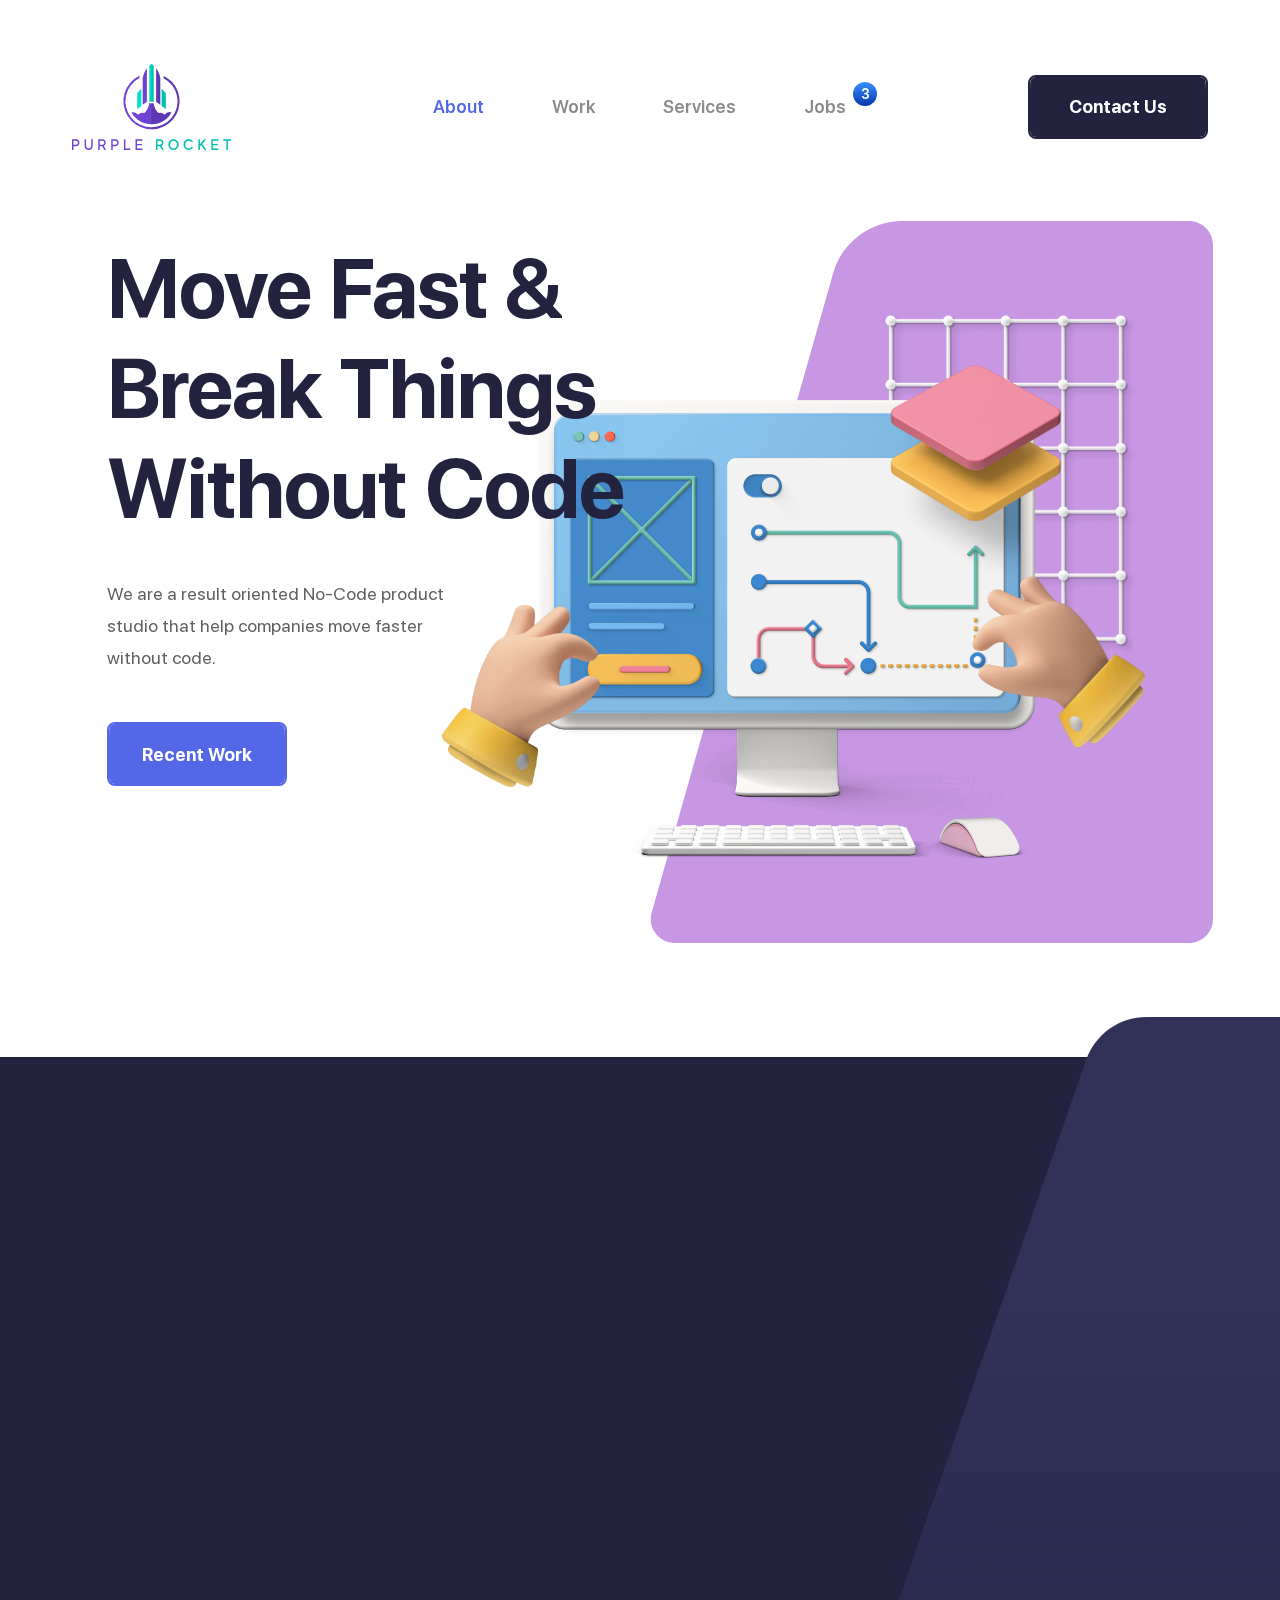
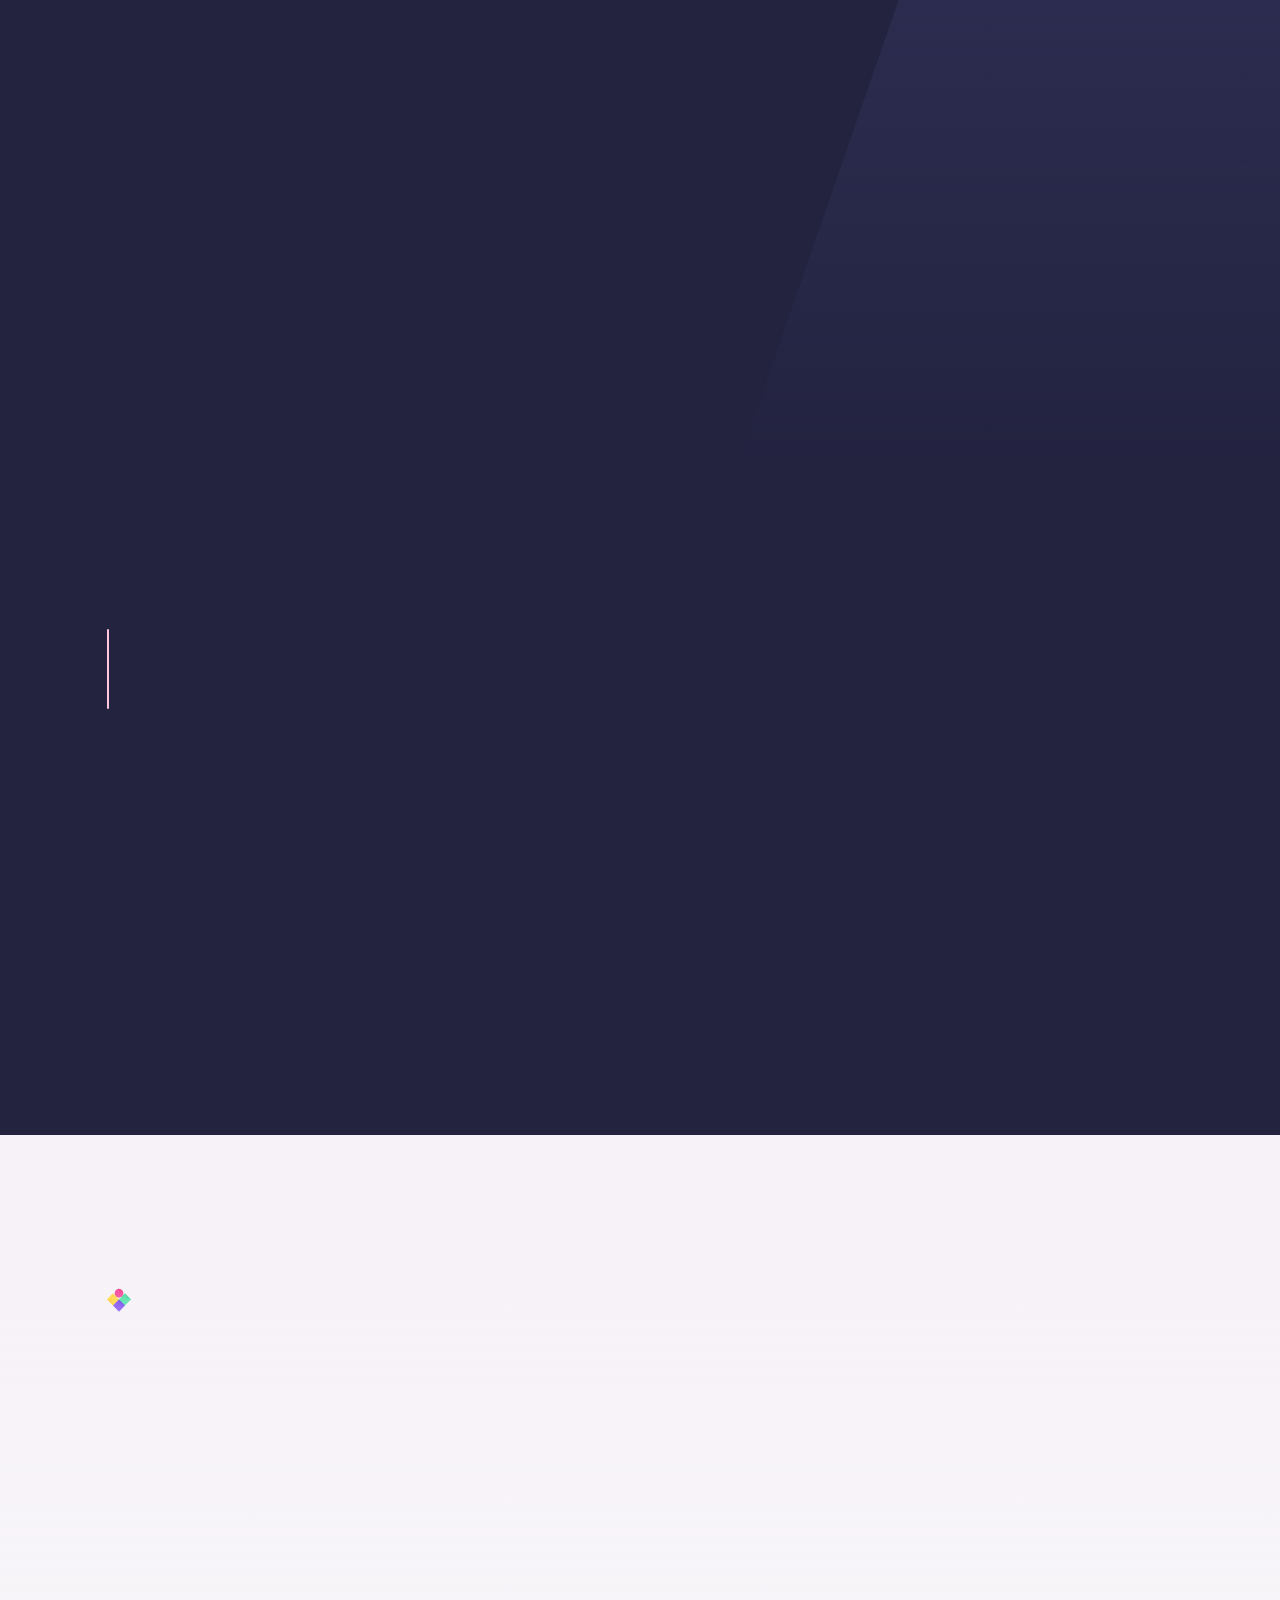
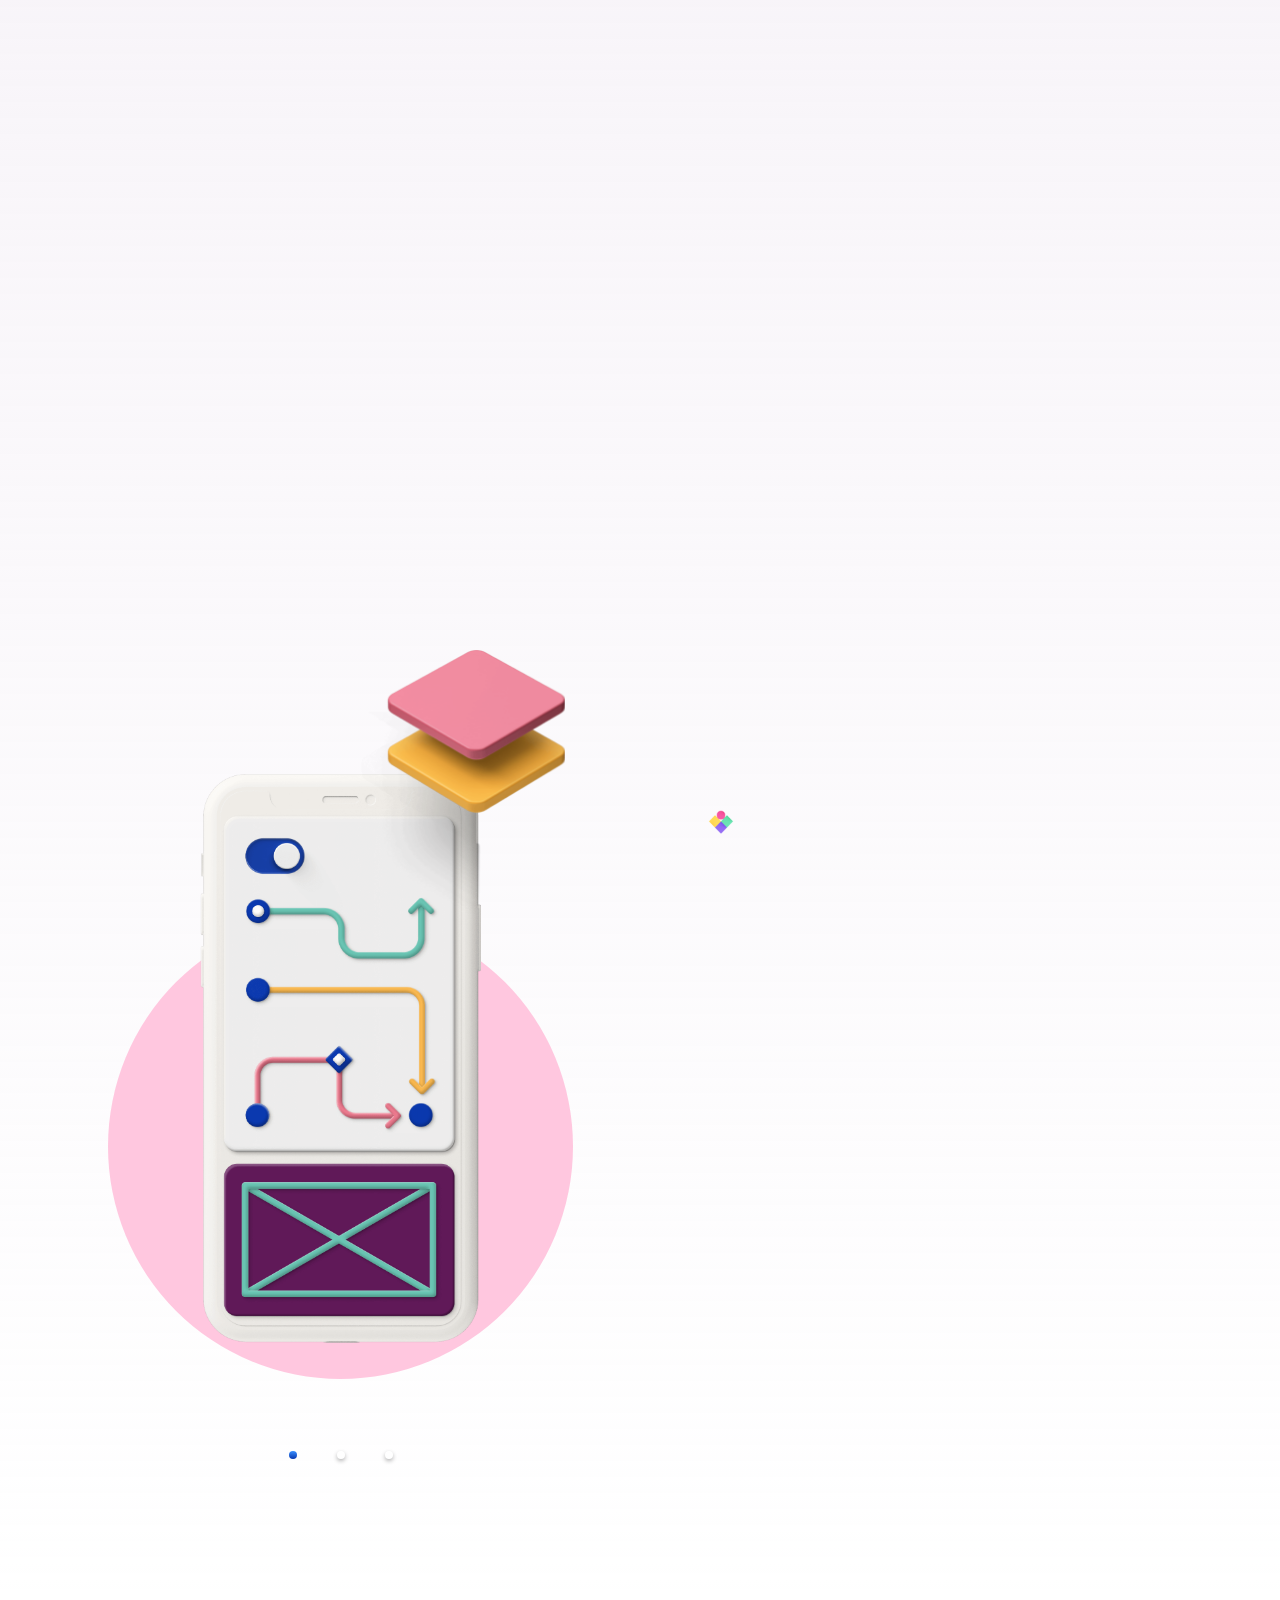
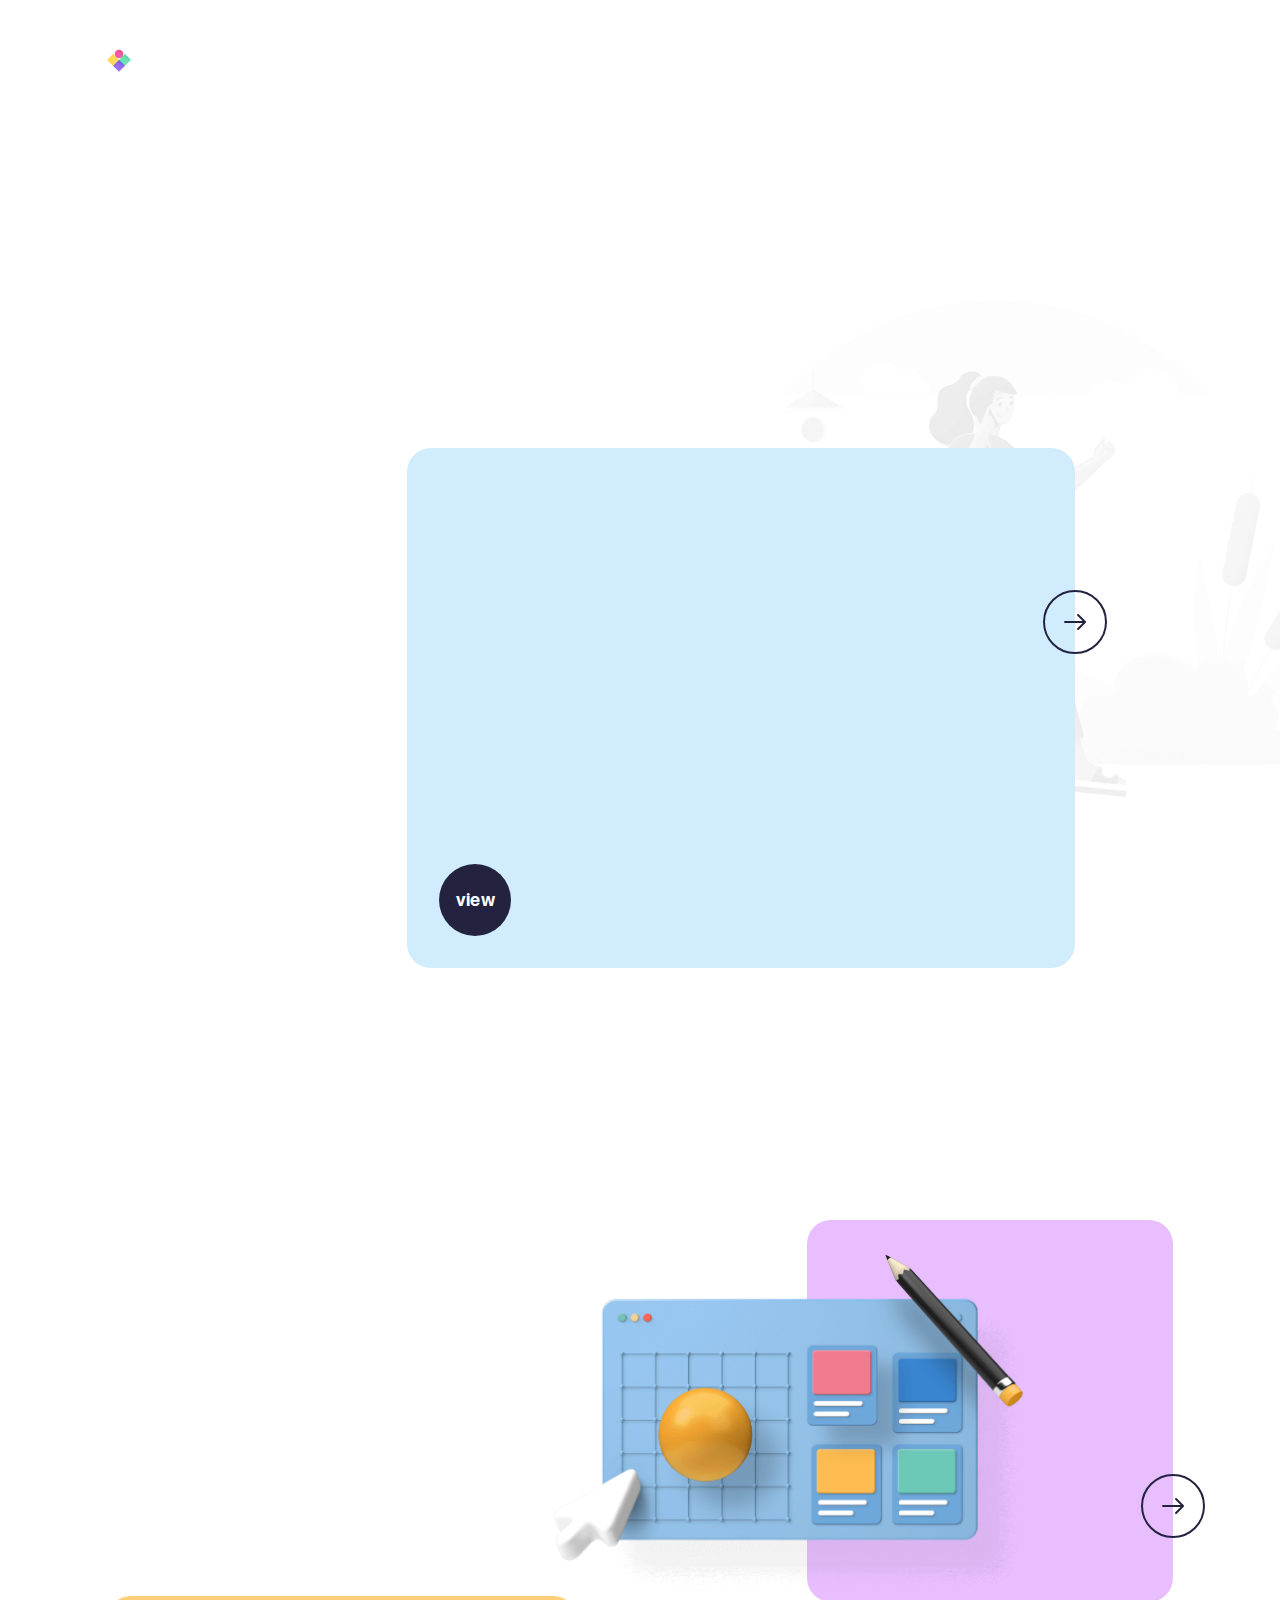
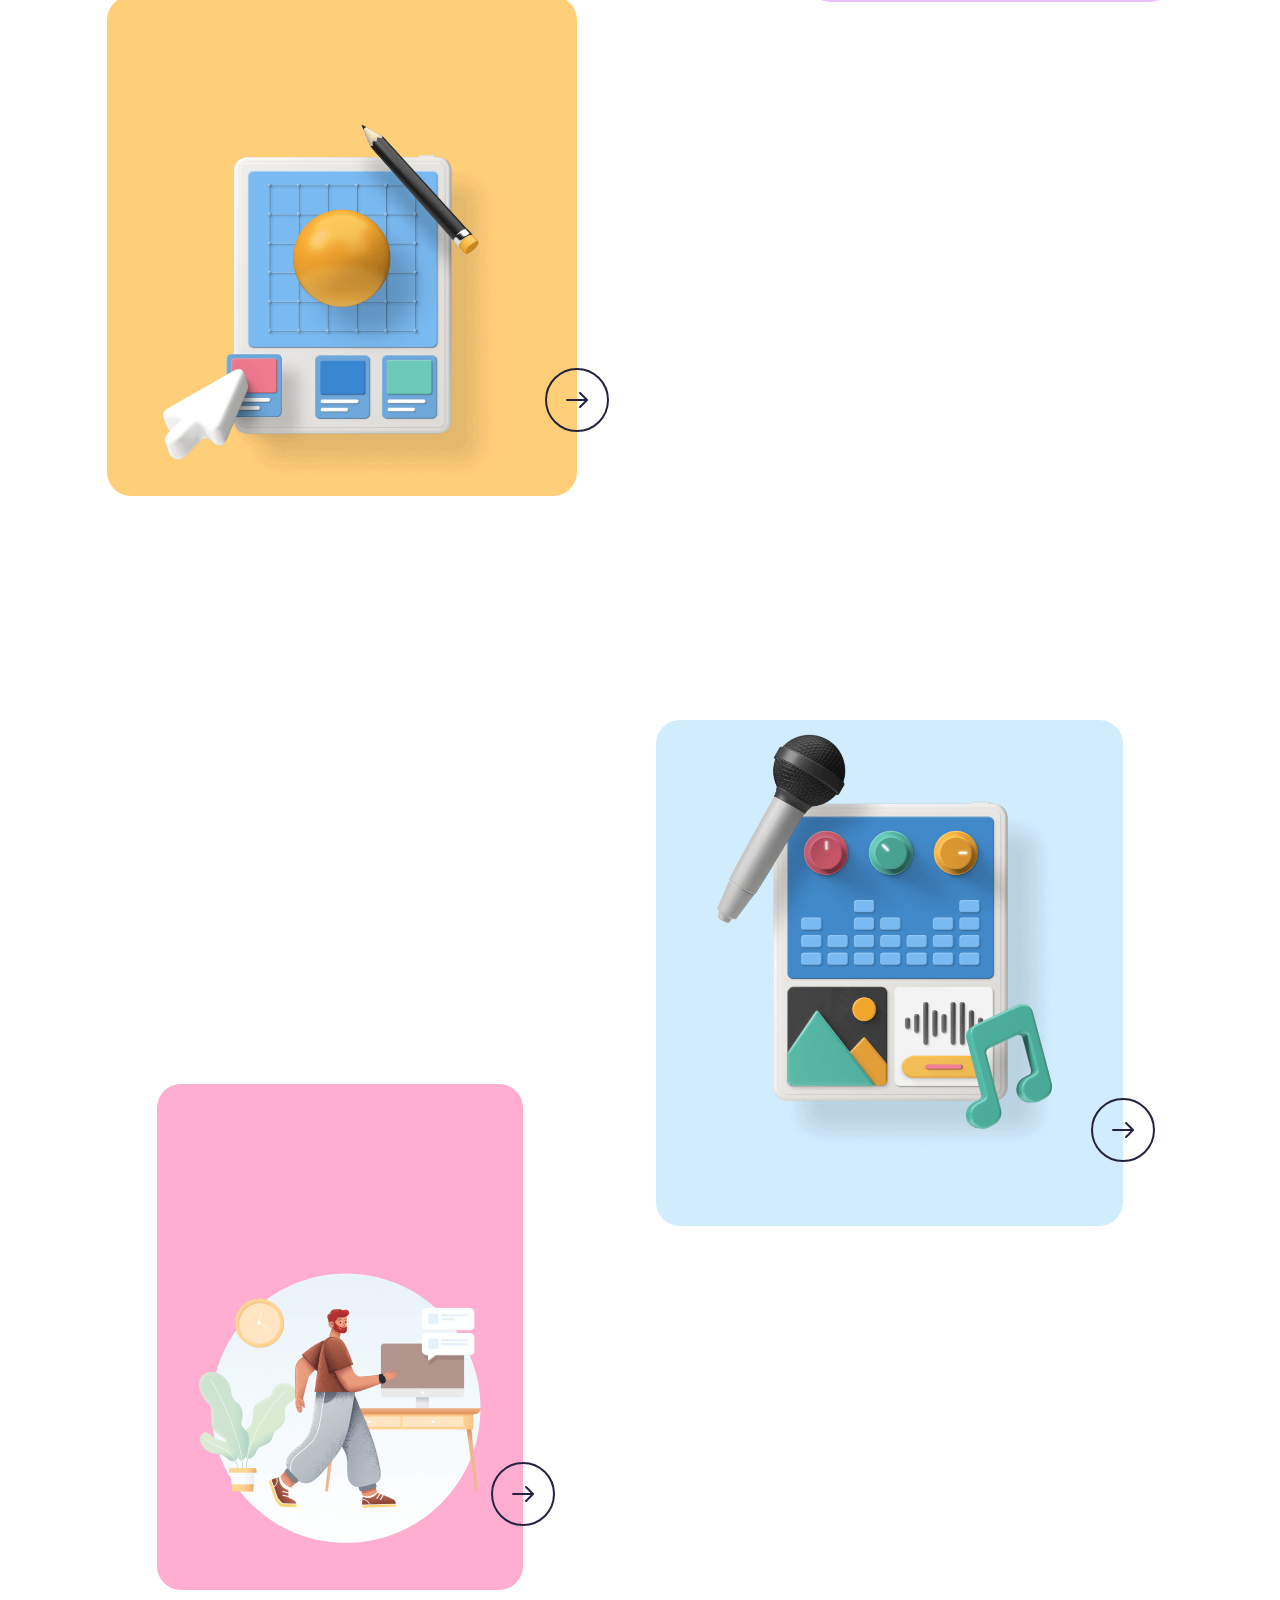
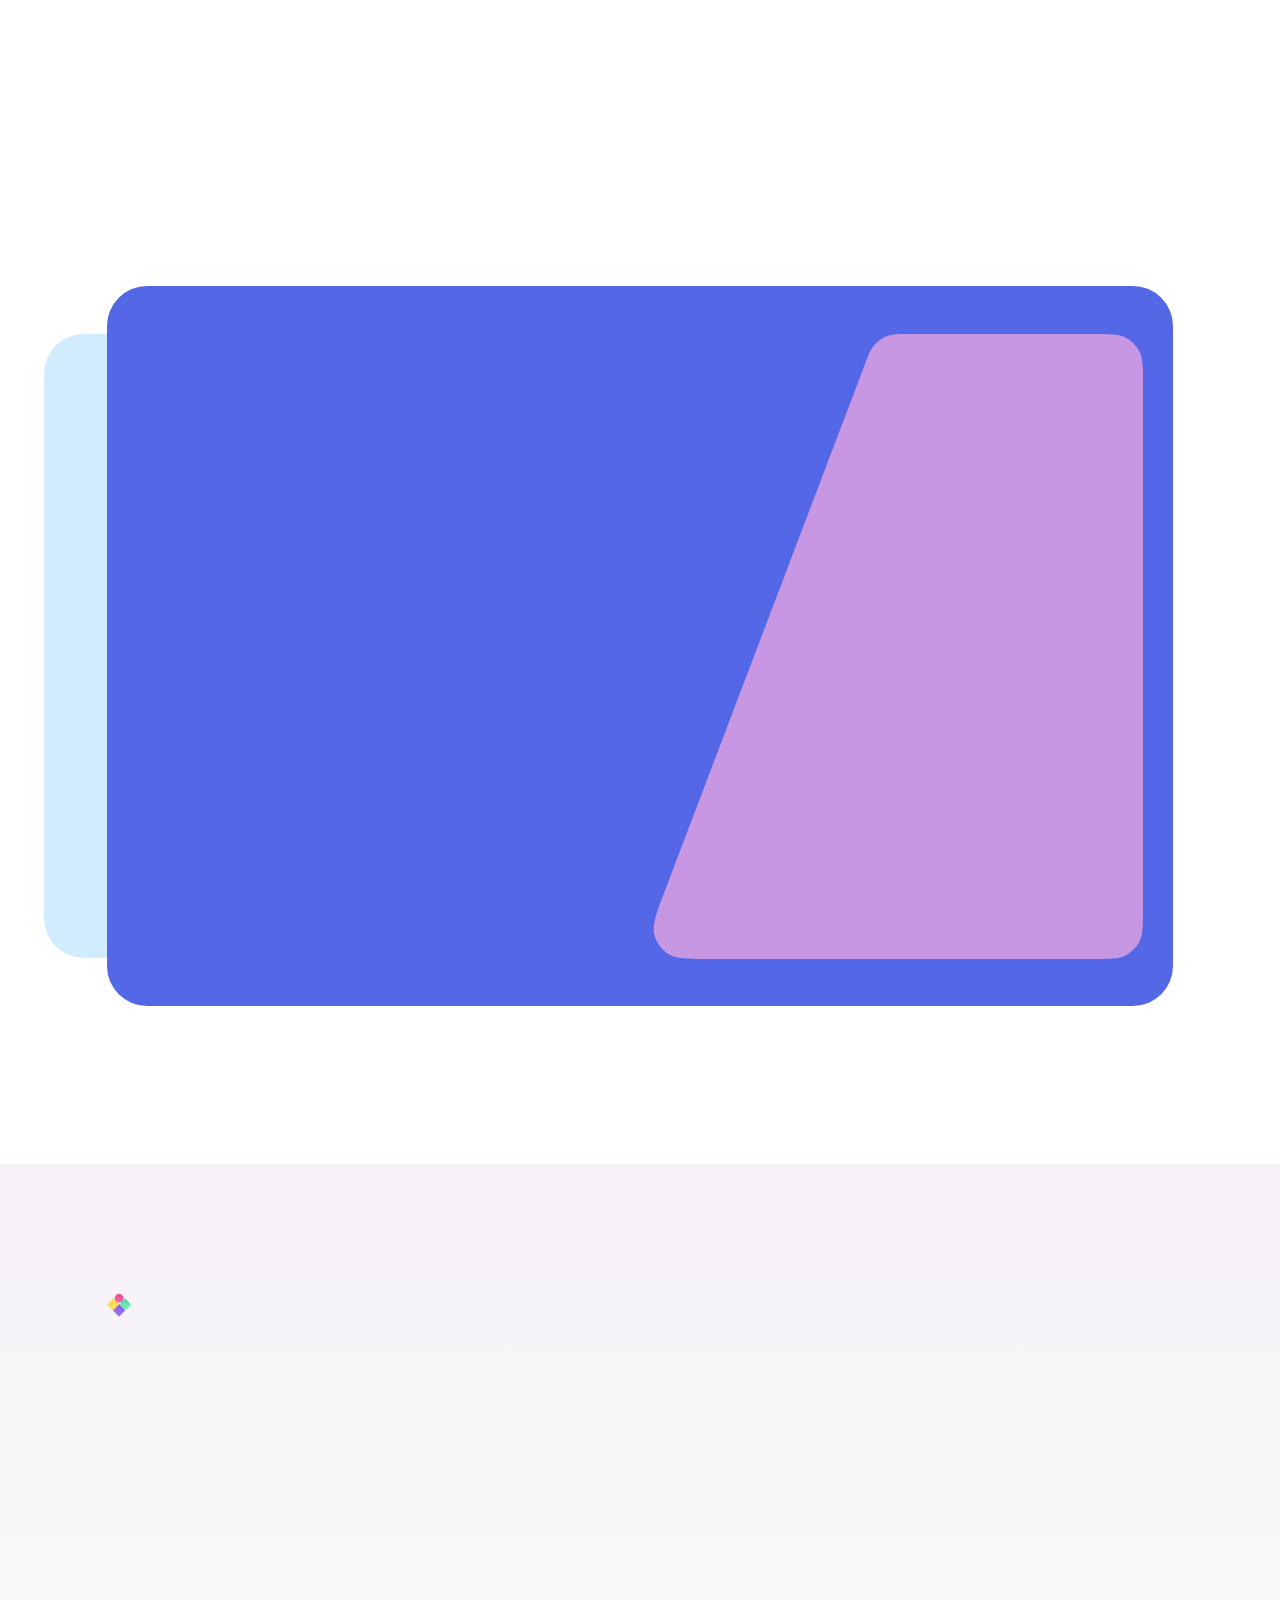
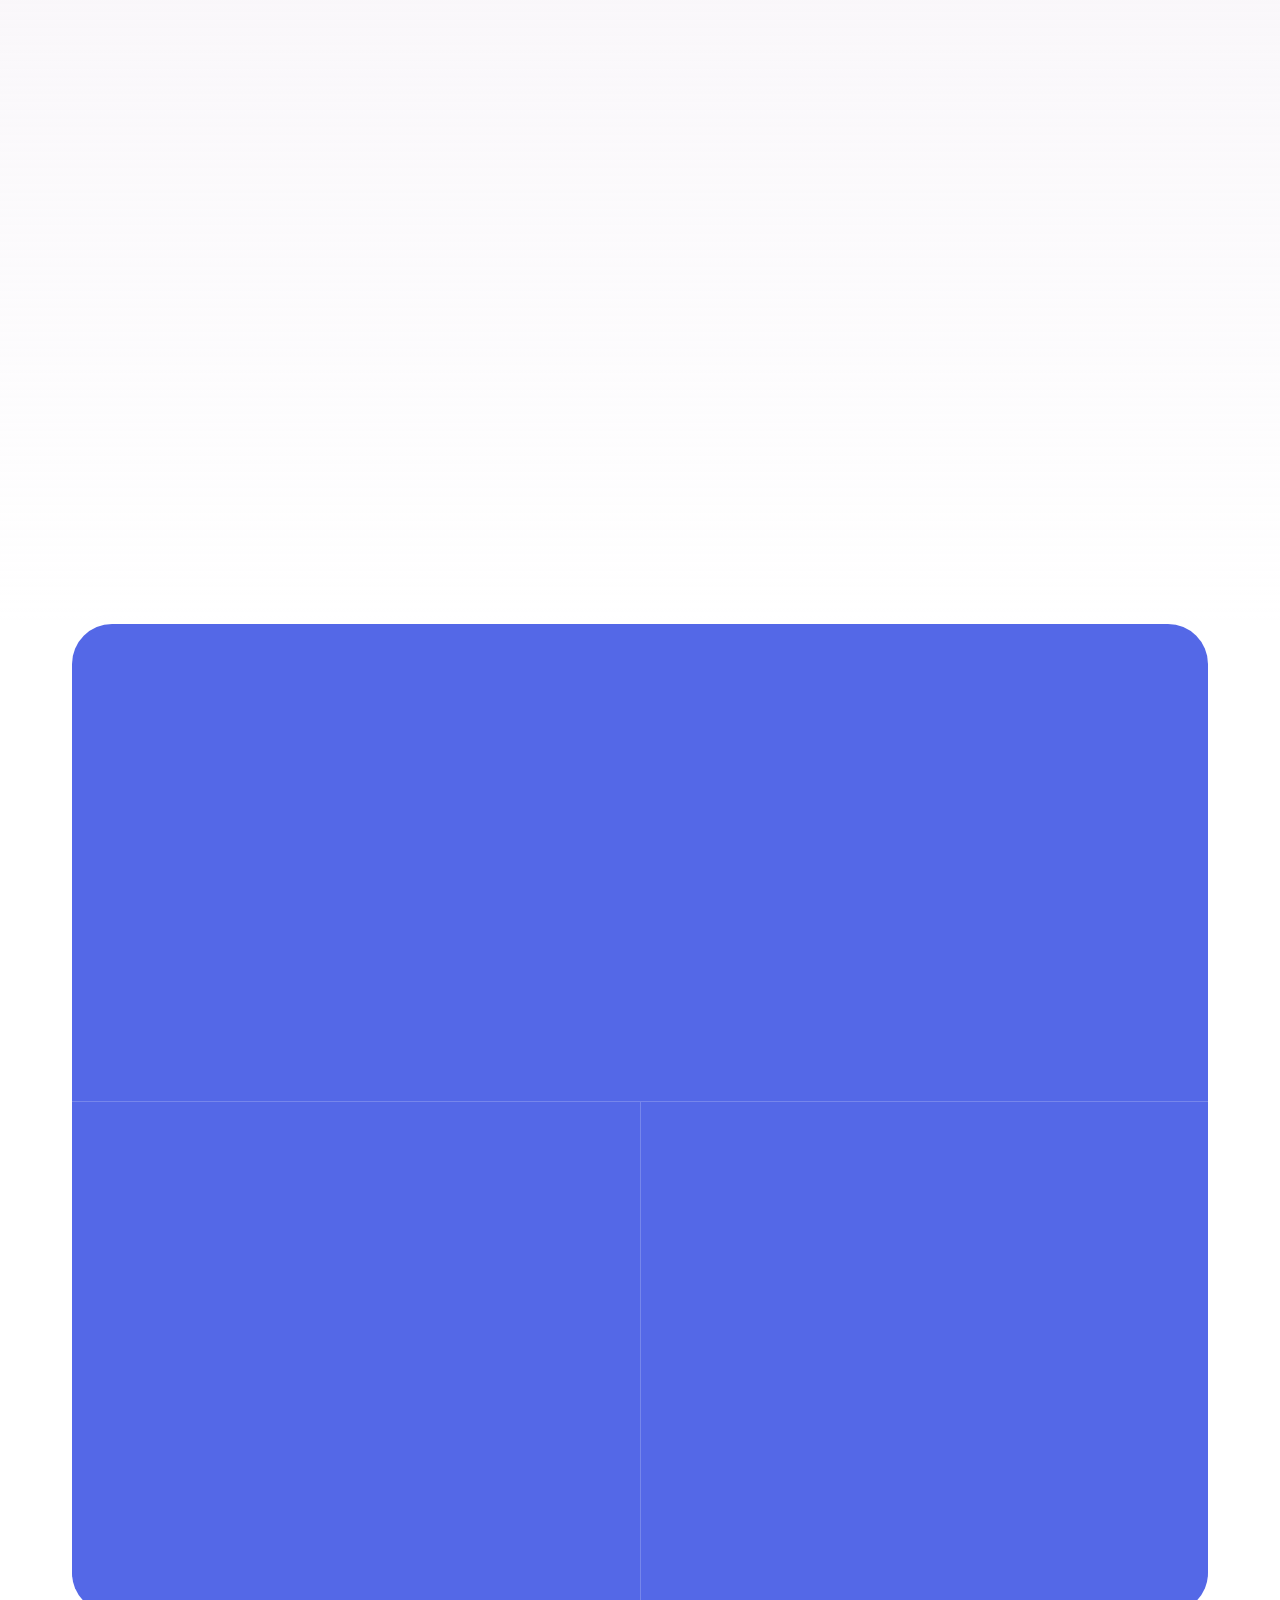
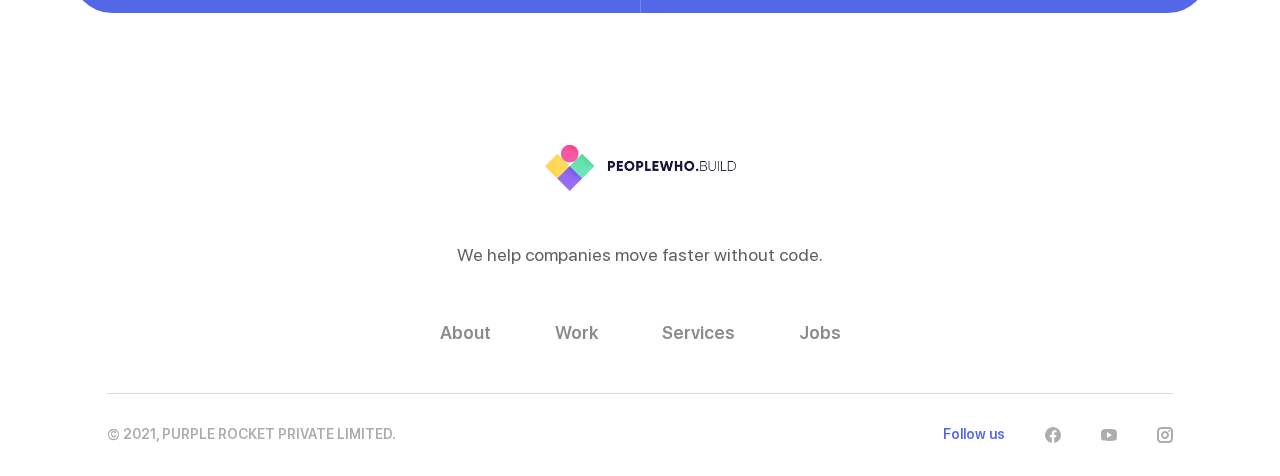
<file: index.html>
<!DOCTYPE html>
<html lang="en">

<head>
    <meta charset="utf-8">
    <title>Purple Rocket</title>
    <meta http-equiv="X-UA-Compatible" content="IE=Edge">
    <meta name="viewport" content="width=device-width, initial-scale=1, maximum-scale=1.0, user-scalable=no">
    <meta name="format-detection" content="telephone=no">
    <link rel="apple-touch-icon" sizes="180x180" href="img/apple-touch-icon.png">
    <link rel="icon" type="image/png" sizes="32x32" href="img/favicon-32x32.png">
    <link rel="icon" type="image/png" sizes="16x16" href="img/favicon-16x16.png">
    <link rel="manifest" href="img/site.webmanifest">
    <link rel="mask-icon" href="img/safari-pinned-tab.svg" color="#5bbad5">
    <meta name="msapplication-TileColor" content="#da532c">
    <meta name="theme-color" content="#ffffff">
    <meta name="description" content="Purple Rocket No-Code studio">
    <meta name="twitter:card" content="summary">
    <meta name="twitter:site" content="Purple Rocket No-Code studio">
    <meta name="twitter:title" content="Purple Rocket No-Code studio">
    <meta name="twitter:description" content="Production-ready Portfolio and Case Study Template for Design Agencies">
    <meta name="twitter:creator" content="@peoplewhobuild">
    <meta name="twitter:image" content="">
    <meta property="og:title" content="Purple Rocket No-Code studio">
    <meta property="og:type" content="Article">
    <meta property="og:url" content="">
    <meta property="og:image" content="">
    <meta property="og:description" content="Purple Rocket No-Code studio">
    <meta property="og:site_name" content="Purple Rocket No-Code studio">
    <meta property="fb:admins" content="132951670226590">
    <link rel="stylesheet" media="all" href="css/app.css">
    <script>
        var viewportmeta = document.querySelector('meta[name="viewport"]');
        if (viewportmeta) {
            if (screen.width < 375) {
                var newScale = screen.width / 375;
                viewportmeta.content = 'width=375, minimum-scale=' + newScale +
                    ', maximum-scale=1.0, user-scalable=no, initial-scale=' + newScale + '';
            } else {
                viewportmeta.content = 'width=device-width, maximum-scale=1.0, initial-scale=1.0';
            }
        }
    </script>
</head>

<body>
    <div class="page">
        <div class="main">
            <div class="header js-header">
                <div class="header__center center"><a class="header__logo js-header-logo" href="index.html"><img
                            class="header__pic header__pic_black" src="img/logo.svg" alt="" /><img
                            class="header__pic header__pic_white" src="img/logo-white.png" alt="" /></a>
                    <div class="header__wrap js-header-wrap">
                        <nav class="header__nav">

                            <a class="header__item active" href="#">About</a>

                            <a
                                class="header__item" href="#details">Work</a>

                                <a class="header__item" href="#work">Services</a>

                                <a class="header__item"
                                href="https://www.notion.so/teamepyc/Careers-1482785d03eb49c183e5cf797456e252">Jobs<div
                                    class="header__counter">3</div></a>


                                </nav>
                        <div class="header__social"><a class="header__link" href="#"><svg class="icon icon-facebook">
                                    <use xlink:href="img/sprite.svg#icon-facebook"></use>
                                </svg></a><a class="header__link" href="#"><svg class="icon icon-youtube">
                                    <use xlink:href="img/sprite.svg#icon-youtube"></use>
                                </svg></a><a class="header__link" href="#"><svg class="icon icon-instagram">
                                    <use xlink:href="img/sprite.svg#icon-instagram"></use>
                                </svg></a></div>
                        <div class="line"><svg class="line__svg" xmlns="http://www.w3.org/2000/svg" width="542"
                                height="820">
                                <path fill="none" stroke="#323259" stroke-width="2"
                                    d="M67.002 1c-9.846 2.322-18.256 5.77-25.23 10.347C14.268 29.392 1 59 1 80.242c0 19.465 4.22 33.53 10.7 44.064 8.173 13.266 21.127 23.34 35.946 31.717S81 167.65 99.544 164.4s35.194-14.103 42.438-25.04c6.803-10.273 9.465-18.356 10.034-26.6.594-8.62.814-19.894-12.9-35.218-3.31-3.697-9.405-8.03-15.145-10.693-2.098-.973-14.094-6.014-27.454-5.476-11.45.46-24.028 5.89-30.787 11.675C50.498 86.087 44.87 111.313 47.656 129c2.55 16.172 13.563 35.116 33.645 48.24 11.517 7.526 26.962 13.923 42.67 16.554 15.095 2.53 36.494 6.735 53.47 12.248 16.285 5.29 28.394 11.897 31.848 13.942 6.62 3.92 11.166 8.683 13.38 10.648 4.286 3.803 19.582 21.91 25.16 36.19 9.54 24.417 8.908 49.09 8.256 54.772-1.8 15.703-7 27.963-12.697 37.603-9.28 15.704-21.97 24.68-33.526 28.574-10.768 3.63-20.613 2.77-24.24.96-5.258-2.624-13.262-6.02-18.323-15.728-.928-1.78-2.566-4.622-3.738-9.447-.664-2.732-1.82-19.51 3.738-34.634 2.365-6.435 7.644-21.235 18.323-34.158 14.42-17.453 35.752-33.512 45.406-39.992 16.803-11.278 32.187-19.34 48.6-22.522 3.183-.617 17.907-2.69 31.893-.54 13.195 2.03 25.598 8.157 31.39 11.784 12.017 7.524 21.507 18.63 28.876 37.773 1.484 3.855 2.396 10.446 2.868 15.367.5 5.11.503 8.59 0 14.718-1.117 13.603-4.78 29.58-14.285 47.846-3.29 6.323-8.076 14.9-16.05 25.698-4.696 6.36-13.85 17.642-27.464 33.846l-42.38 50.89c-16.087 20.25-28.28 36.992-36.11 52.17-5.392 10.447-15.198 27.915-20.753 48.628-1.272 4.743-5.466 30.186-2.688 54.394 2.714 23.655 12.28 45.97 21.036 60.27 19.17 31.318 50.474 51.02 59.716 55.687 19.282 9.734 45.952 18.277 76.11 25.364C399.75 772.703 430.5 777.88 466 785.023l175.725 33.055">
                                </path>
                            </svg></div>
                    </div>
                    <a href="https://calendly.com/rishabhsonker/build" target="_blank">
                        <button class="header__btn btn btn_dark">Contact Us</button>
                    </a>

                    <!--             <button class="header__burger js-header-burger"></button> -->
                </div>
                <div class="header__bg js-header-bg"></div>
            </div>











            <div class="main__center center">
                <div class="main__wrap">
                    <h1 class="main__title title" data-aos>
                        <p><span>Move</span> <span>Fast &</span></p>
                        <p><span>Break</span> <span>Things</span> </p>
                        <p><span>Without</span> <span>Code</span> </p>
                    </h1>
                    <div class="main__info" data-aos="animation-translate-up" data-aos-delay="200">We are a result
                        oriented No-Code product studio that help companies move faster without code.</div>
                    <div class="main__btn" data-aos="animation-translate-up" data-aos-delay="400">
                        <a href="#details">
                            <button class="btn btn_primary">Recent Work</button>
                        </a>



                    </div><a class="main__scroll js-scroll" href="#details" data-aos="animation-translate-up">
                        <div class="main__icon">
                            <div class="main__arrows"><img class="main__pic" src="img/arrow-down.svg" alt=""><img
                                    class="main__pic" src="img/arrow-down.svg" alt=""></div>
                        </div>
                        <div class="main__text">Scroll down</div>
                    </a>
                </div>
                <div class="main__bg" data-aos>
                    <div class="main__preview"><img class="main__pic" src="img/main-pic-1.png" alt=""></div>
                    <div class="main__preview"><img class="main__pic" src="img/main-pic-2.png" alt=""></div>
                    <div class="main__preview"><img class="main__pic js-parallax" data-scale="1.6" data-orientation="up"
                            src="img/main-pic-3.png" alt=""></div>
                    <div class="main__preview"><img class="main__pic js-parallax" data-scale="1.3"
                            data-orientation="down" src="img/main-pic-4.png" alt=""></div>
                    <div class="main__preview"><img class="main__pic js-parallax" data-scale="1.2"
                            data-orientation="right" src="img/main-pic-5.svg" alt=""></div>
                    <div class="main__preview"><img class="main__pic js-parallax" data-scale="1.5"
                            data-orientation="down" src="img/main-pic-6.png" alt=""></div>
                </div>
            </div>
            <div class="line"><svg class="line__svg" xmlns="http://www.w3.org/2000/svg" width="642" height="820">
                    <path class="path" fill="none" stroke="#d1ecfd" stroke-width="2"
                        d="M67.002 1c-9.846 2.322-18.256 5.77-25.23 10.347C14.268 29.392 1 59 1 80.242c0 19.465 4.22 33.53 10.7 44.064 8.173 13.266 21.127 23.34 35.946 31.717S81 167.65 99.544 164.4s35.194-14.103 42.438-25.04c6.803-10.273 9.465-18.356 10.034-26.6.594-8.62.814-19.894-12.9-35.218-3.31-3.697-9.405-8.03-15.145-10.693-2.098-.973-14.094-6.014-27.454-5.476-11.45.46-24.028 5.89-30.787 11.675C50.498 86.087 44.87 111.313 47.656 129c2.55 16.172 13.563 35.116 33.645 48.24 11.517 7.526 26.962 13.923 42.67 16.554 15.095 2.53 36.494 6.735 53.47 12.248 16.285 5.29 28.394 11.897 31.848 13.942 6.62 3.92 11.166 8.683 13.38 10.648 4.286 3.803 19.582 21.91 25.16 36.19 9.54 24.417 8.908 49.09 8.256 54.772-1.8 15.703-7 27.963-12.697 37.603-9.28 15.704-21.97 24.68-33.526 28.574-10.768 3.63-20.613 2.77-24.24.96-5.258-2.624-13.262-6.02-18.323-15.728-.928-1.78-2.566-4.622-3.738-9.447-.664-2.732-1.82-19.51 3.738-34.634 2.365-6.435 7.644-21.235 18.323-34.158 14.42-17.453 35.752-33.512 45.406-39.992 16.803-11.278 32.187-19.34 48.6-22.522 3.183-.617 17.907-2.69 31.893-.54 13.195 2.03 25.598 8.157 31.39 11.784 12.017 7.524 21.507 18.63 28.876 37.773 1.484 3.855 2.396 10.446 2.868 15.367.5 5.11.503 8.59 0 14.718-1.117 13.603-4.78 29.58-14.285 47.846-3.29 6.323-8.076 14.9-16.05 25.698-4.696 6.36-13.85 17.642-27.464 33.846l-42.38 50.89c-16.087 20.25-28.28 36.992-36.11 52.17-5.392 10.447-15.198 27.915-20.753 48.628-1.272 4.743-5.466 30.186-2.688 54.394 2.714 23.655 12.28 45.97 21.036 60.27 19.17 31.318 50.474 51.02 59.716 55.687 19.282 9.734 45.952 18.277 76.11 25.364C399.75 772.703 430.5 777.88 466 785.023l175.725 33.055">
                    </path>
                </svg></div>
        </div>
        <div class="details js-details" id="details">
            <div class="bg">
                <div class="bg__preview"><img class="bg__pic js-parallax" data-scale="1.3" data-orientation="left"
                        src="img/bg.svg" alt=""></div>
            </div>
            <div class="details__center center">
                <div class="details__head head">
                    <div class="head__box">
                        <div class="head__stage stage" data-aos="animation-translate-right"><span
                                class="stage__number">01.</span> Who We Are<div class="stage__logo"><img
                                    class="stage__pic" src="img/logo-sm.png" alt=""></div>
                        </div>
                        <h2 class="head__title h2" data-aos="animation-scale-y" data-aos-delay="200">At Purple Rocket, we build products, without code.
                            </h2>
                    </div>
                    <div class="head__arrows arrows arrows_white" data-aos="animation-scale-y" data-aos-delay="400">
                        <button class="arrows__prev js-prev"><svg class="icon icon-arrow-prev">
                                <use xlink:href="img/sprite.svg#icon-arrow-prev"></use>
                            </svg></button><button class="arrows__next js-next"><svg class="icon icon-arrow-next">
                                <use xlink:href="img/sprite.svg#icon-arrow-next"></use>
                            </svg></button></div><select class="head__select js-details-select">
                        <option selected>Healthcare</option>
                        <option>Fintech</option>
                        <option>Media</option>
                        <option>EdTech</option>
                        <option>Welness</option>
                    </select>
                </div>
                <div class="details__body">
                    <div class="details__years" data-aos="animation-translate-right">
                        <div class="details__year js-details-year">Healthcare<div class="details__line">
                                <div class="details__dot"></div>
                            </div>
                        </div>
                        <div class="details__year js-details-year">Fintech<div class="details__line">
                                <div class="details__dot"></div>
                            </div>
                        </div>
                        <div class="details__year js-details-year">Media<div class="details__line">
                                <div class="details__dot"></div>
                            </div>
                        </div>
                        <div class="details__year js-details-year active">EdTech<div class="details__line">
                                <div class="details__dot"></div>
                            </div>
                        </div>
                        <div class="details__year js-details-year">Welness<div class="details__line">
                                <div class="details__dot"></div>
                            </div>
                        </div>
                    </div>
                    <div class="details__container" data-aos="animation-translate-up">
                        <div class="details__inner">
                            <div class="details__slider js-details-slider">
                                <div class="details__preview"><img class="details__pic" src="img/details-pic-1.png"
                                        alt=""></div>
                                <div class="details__preview"><img class="details__pic" src="img/DiscoverFIN.png"
                                        alt=""></div>
                                <div class="details__preview"><img class="details__pic" src="img/details-pic-3.png"
                                        alt=""></div>
                                <div class="details__preview"><img class="details__pic" src="img/details-pic-1.png"
                                        alt=""></div>
                                <div class="details__preview"><img class="details__pic" src="img/details-pic-2.png"
                                        alt=""></div>
                            </div>
                        </div>
                    </div>
                </div>
                <div class="details__foot">
                    <div class="details__wrap">
                        <h5 class="details__info h5" data-aos="animation-scale-y">Building products that make impact.
                        </h5>
                        <div class="details__text" data-aos="animation-scale-y" data-aos-delay="200">At Purple Rocket, we're
                            desiging products that have touched millions of lives across domains like Healthcare, Media,
                            Education and Welness.</div>
                        <div class="details__btn" data-aos="animation-scale-y" data-aos-delay="400">
                            <a href="https://calendly.com/rishabhsonker/build" target="_blank">
                                <button class="btn btn_primary">Contact Us</button>
                            </a>
                        </div>
                    </div>
                    <div class="details__counter" data-aos>
                        <div class="details__front"></div>
                        <div class="details__back">
                            <div class="details__number number">2</div>
                            <div class="details__category h6"> Million lives touched</div>
                        </div>
                    </div>
                </div>
            </div>
            <div class="line" data-aos="animation-line" data-aos-offset="0"><svg class="line__svg"
                    xmlns="http://www.w3.org/2000/svg" width="542" height="820">
                    <path fill="none" stroke="#323259" stroke-width="2"
                        d="M67.002 1c-9.846 2.322-18.256 5.77-25.23 10.347C14.268 29.392 1 59 1 80.242c0 19.465 4.22 33.53 10.7 44.064 8.173 13.266 21.127 23.34 35.946 31.717S81 167.65 99.544 164.4s35.194-14.103 42.438-25.04c6.803-10.273 9.465-18.356 10.034-26.6.594-8.62.814-19.894-12.9-35.218-3.31-3.697-9.405-8.03-15.145-10.693-2.098-.973-14.094-6.014-27.454-5.476-11.45.46-24.028 5.89-30.787 11.675C50.498 86.087 44.87 111.313 47.656 129c2.55 16.172 13.563 35.116 33.645 48.24 11.517 7.526 26.962 13.923 42.67 16.554 15.095 2.53 36.494 6.735 53.47 12.248 16.285 5.29 28.394 11.897 31.848 13.942 6.62 3.92 11.166 8.683 13.38 10.648 4.286 3.803 19.582 21.91 25.16 36.19 9.54 24.417 8.908 49.09 8.256 54.772-1.8 15.703-7 27.963-12.697 37.603-9.28 15.704-21.97 24.68-33.526 28.574-10.768 3.63-20.613 2.77-24.24.96-5.258-2.624-13.262-6.02-18.323-15.728-.928-1.78-2.566-4.622-3.738-9.447-.664-2.732-1.82-19.51 3.738-34.634 2.365-6.435 7.644-21.235 18.323-34.158 14.42-17.453 35.752-33.512 45.406-39.992 16.803-11.278 32.187-19.34 48.6-22.522 3.183-.617 17.907-2.69 31.893-.54 13.195 2.03 25.598 8.157 31.39 11.784 12.017 7.524 21.507 18.63 28.876 37.773 1.484 3.855 2.396 10.446 2.868 15.367.5 5.11.503 8.59 0 14.718-1.117 13.603-4.78 29.58-14.285 47.846-3.29 6.323-8.076 14.9-16.05 25.698-4.696 6.36-13.85 17.642-27.464 33.846l-42.38 50.89c-16.087 20.25-28.28 36.992-36.11 52.17-5.392 10.447-15.198 27.915-20.753 48.628-1.272 4.743-5.466 30.186-2.688 54.394 2.714 23.655 12.28 45.97 21.036 60.27 19.17 31.318 50.474 51.02 59.716 55.687 19.282 9.734 45.952 18.277 76.11 25.364C399.75 772.703 430.5 777.88 466 785.023l175.725 33.055">
                    </path>
                </svg></div>
        </div>
        <div class="wrapper">
            <div class="lines">
                <div class="line" data-aos="animation-line" data-aos-offset="0"><svg class="line__svg"
                        xmlns="http://www.w3.org/2000/svg" width="542" height="820">
                        <path fill="none" stroke="#9A97ED" stroke-width="2"
                            d="M67.002 1c-9.846 2.322-18.256 5.77-25.23 10.347C14.268 29.392 1 59 1 80.242c0 19.465 4.22 33.53 10.7 44.064 8.173 13.266 21.127 23.34 35.946 31.717S81 167.65 99.544 164.4s35.194-14.103 42.438-25.04c6.803-10.273 9.465-18.356 10.034-26.6.594-8.62.814-19.894-12.9-35.218-3.31-3.697-9.405-8.03-15.145-10.693-2.098-.973-14.094-6.014-27.454-5.476-11.45.46-24.028 5.89-30.787 11.675C50.498 86.087 44.87 111.313 47.656 129c2.55 16.172 13.563 35.116 33.645 48.24 11.517 7.526 26.962 13.923 42.67 16.554 15.095 2.53 36.494 6.735 53.47 12.248 16.285 5.29 28.394 11.897 31.848 13.942 6.62 3.92 11.166 8.683 13.38 10.648 4.286 3.803 19.582 21.91 25.16 36.19 9.54 24.417 8.908 49.09 8.256 54.772-1.8 15.703-7 27.963-12.697 37.603-9.28 15.704-21.97 24.68-33.526 28.574-10.768 3.63-20.613 2.77-24.24.96-5.258-2.624-13.262-6.02-18.323-15.728-.928-1.78-2.566-4.622-3.738-9.447-.664-2.732-1.82-19.51 3.738-34.634 2.365-6.435 7.644-21.235 18.323-34.158 14.42-17.453 35.752-33.512 45.406-39.992 16.803-11.278 32.187-19.34 48.6-22.522 3.183-.617 17.907-2.69 31.893-.54 13.195 2.03 25.598 8.157 31.39 11.784 12.017 7.524 21.507 18.63 28.876 37.773 1.484 3.855 2.396 10.446 2.868 15.367.5 5.11.503 8.59 0 14.718-1.117 13.603-4.78 29.58-14.285 47.846-3.29 6.323-8.076 14.9-16.05 25.698-4.696 6.36-13.85 17.642-27.464 33.846l-42.38 50.89c-16.087 20.25-28.28 36.992-36.11 52.17-5.392 10.447-15.198 27.915-20.753 48.628-1.272 4.743-5.466 30.186-2.688 54.394 2.714 23.655 12.28 45.97 21.036 60.27 19.17 31.318 50.474 51.02 59.716 55.687 19.282 9.734 45.952 18.277 76.11 25.364C399.75 772.703 430.5 777.88 466 785.023l175.725 33.055">
                        </path>
                    </svg></div>
                <div class="line" data-aos="animation-line" data-aos-offset="0"><svg class="line__svg"
                        xmlns="http://www.w3.org/2000/svg" width="542" height="820">
                        <path fill="none" stroke="#9A97ED" stroke-width="2"
                            d="M67.002 1c-9.846 2.322-18.256 5.77-25.23 10.347C14.268 29.392 1 59 1 80.242c0 19.465 4.22 33.53 10.7 44.064 8.173 13.266 21.127 23.34 35.946 31.717S81 167.65 99.544 164.4s35.194-14.103 42.438-25.04c6.803-10.273 9.465-18.356 10.034-26.6.594-8.62.814-19.894-12.9-35.218-3.31-3.697-9.405-8.03-15.145-10.693-2.098-.973-14.094-6.014-27.454-5.476-11.45.46-24.028 5.89-30.787 11.675C50.498 86.087 44.87 111.313 47.656 129c2.55 16.172 13.563 35.116 33.645 48.24 11.517 7.526 26.962 13.923 42.67 16.554 15.095 2.53 36.494 6.735 53.47 12.248 16.285 5.29 28.394 11.897 31.848 13.942 6.62 3.92 11.166 8.683 13.38 10.648 4.286 3.803 19.582 21.91 25.16 36.19 9.54 24.417 8.908 49.09 8.256 54.772-1.8 15.703-7 27.963-12.697 37.603-9.28 15.704-21.97 24.68-33.526 28.574-10.768 3.63-20.613 2.77-24.24.96-5.258-2.624-13.262-6.02-18.323-15.728-.928-1.78-2.566-4.622-3.738-9.447-.664-2.732-1.82-19.51 3.738-34.634 2.365-6.435 7.644-21.235 18.323-34.158 14.42-17.453 35.752-33.512 45.406-39.992 16.803-11.278 32.187-19.34 48.6-22.522 3.183-.617 17.907-2.69 31.893-.54 13.195 2.03 25.598 8.157 31.39 11.784 12.017 7.524 21.507 18.63 28.876 37.773 1.484 3.855 2.396 10.446 2.868 15.367.5 5.11.503 8.59 0 14.718-1.117 13.603-4.78 29.58-14.285 47.846-3.29 6.323-8.076 14.9-16.05 25.698-4.696 6.36-13.85 17.642-27.464 33.846l-42.38 50.89c-16.087 20.25-28.28 36.992-36.11 52.17-5.392 10.447-15.198 27.915-20.753 48.628-1.272 4.743-5.466 30.186-2.688 54.394 2.714 23.655 12.28 45.97 21.036 60.27 19.17 31.318 50.474 51.02 59.716 55.687 19.282 9.734 45.952 18.277 76.11 25.364C399.75 772.703 430.5 777.88 466 785.023l175.725 33.055">
                        </path>
                    </svg></div>
            </div>
            <div class="work js-work" id="work">
                <div class="work__center center">
                    <div class="work__head head">
                        <div class="head__box">
                            <div class="head__stage stage"><span class="stage__line"
                                    data-aos="animation-translate-right"><span class="stage__number">02.</span> What We
                                    Do</span>
                                <div class="stage__logo"><img class="stage__pic" src="img/logo-sm.png" alt=""></div>
                            </div>
                            <h2 class="head__title h2" data-aos="animation-scale-y" data-aos-delay="200">We make products
                                that lead and inpire.</h2>
                        </div>
                        <div class="head__arrows arrows" data-aos="animation-scale-y" data-aos-delay="400"><button
                                class="arrows__prev js-prev"><svg class="icon icon-arrow-prev">
                                    <use xlink:href="img/sprite.svg#icon-arrow-prev"></use>
                                </svg></button><button class="arrows__next js-next"><svg class="icon icon-arrow-next">
                                    <use xlink:href="img/sprite.svg#icon-arrow-next"></use>
                                </svg></button></div>
                    </div>
                    <div class="work__inner" data-aos="animation-translate-up">
                        <div class="work__container">
                            <div class="work__slider js-work-slider">
                                <div class="work__slide">
                                    <div class="work__item">
                                        <div class="work__preview"><img class="work__pic" src="img/work-pic-1.png"
                                                alt=""></div>
                                        <h6 class="work__category h6"> Product Strategy</h6>
                                    </div>
                                </div>
                                <div class="work__slide">
                                    <div class="work__item">
                                        <div class="work__preview"><img class="work__pic" src="img/work-pic-2.png"
                                                alt=""></div>
                                        <h6 class="work__category h6">Branding</h6>
                                    </div>
                                </div>
                                <div class="work__slide">
                                    <div class="work__item">
                                        <div class="work__preview"><img class="work__pic" src="img/work-pic-3.png"
                                                alt=""></div>
                                        <h6 class="work__category h6">Interaction Design</h6>
                                    </div>
                                </div>
                                <div class="work__slide">
                                    <div class="work__item">
                                        <div class="work__preview"><img class="work__pic" src="img/work-pic-4.png"
                                                alt=""></div>
                                        <h6 class="work__category h6">No-Code Development</h6>
                                    </div>
                                </div>
                                <div class="work__slide">
                                    <div class="work__item">
                                        <div class="work__preview"><img class="work__pic" src="img/work-pic-5.png"
                                                alt=""></div>
                                        <h6 class="work__category h6">Low Code Development</h6>
                                    </div>
                                </div>
                                <div class="work__slide">
                                    <div class="work__item">
                                        <div class="work__preview"><img class="work__pic" src="img/work-pic-6.png"
                                                alt=""></div>
                                        <h6 class="work__category h6">Website & WebApps </h6>
                                    </div>
                                </div>
                                <div class="work__slide">
                                    <div class="work__item">
                                        <div class="work__preview"><img class="work__pic" src="img/work-pic-7.png"
                                                alt=""></div>
                                        <h6 class="work__category h6">Mobile App</h6>
                                    </div>
                                </div>
                                <div class="work__slide">
                                    <div class="work__item">
                                        <div class="work__preview"><img class="work__pic" src="img/work-pic-8.png"
                                                alt=""></div>
                                        <h6 class="work__category h6">Motion Design</h6>
                                    </div>
                                </div>
                            </div>
                        </div>
                    </div>
                </div>
            </div>
            <div class="achievement">
                <div class="achievement__center center">
                    <div class="achievement__container">
                        <div class="achievement__slider js-achievement-slider">
                            <div class="achievement__slide">
                                <div class="achievement__group">
                                    <div class="achievement__preview"><img class="achievement__pic"
                                            src="img/achievement-pic-1.png" alt=""></div>
                                    <div class="achievement__preview"><img class="achievement__pic js-parallax"
                                            data-scale="1.3" data-orientation="up" src="img/achievement-pic-2.svg"
                                            alt=""></div>
                                    <div class="achievement__preview"><img class="achievement__pic js-parallax"
                                            data-scale="1.4" data-orientation="down" src="img/achievement-pic-3.png"
                                            alt=""></div>
                                </div>
                            </div>
                            <div class="achievement__slide">
                                <div class="achievement__group">
                                    <div class="achievement__preview"><img class="achievement__pic"
                                            src="img/achievement-pic-1.png" alt=""></div>
                                    <div class="achievement__preview"><img class="achievement__pic"
                                            src="img/achievement-pic-2.svg" alt=""></div>
                                    <div class="achievement__preview"><img class="achievement__pic"
                                            src="img/achievement-pic-3.png" alt=""></div>
                                </div>
                            </div>
                            <div class="achievement__slide">
                                <div class="achievement__group">
                                    <div class="achievement__preview"><img class="achievement__pic"
                                            src="img/achievement-pic-1.png" alt=""></div>
                                    <div class="achievement__preview"><img class="achievement__pic"
                                            src="img/achievement-pic-2.svg" alt=""></div>
                                    <div class="achievement__preview"><img class="achievement__pic"
                                            src="img/achievement-pic-3.png" alt=""></div>
                                </div>
                            </div>
                        </div>
                    </div>
                    <div class="achievement__wrap">
                        <div class="achievement__stage stage"><span class="stage__line"
                                data-aos="animation-translate-right"><span class="stage__number">03.</span>
                                Achievement</span>
                            <div class="stage__logo"><img class="stage__pic" src="img/logo-sm.png" alt=""></div>
                        </div>
                        <h5 class="achievement__title h5" data-aos="animation-scale-y" data-aos-delay="200">A design
                            team building a curated marketplace for UI designers.</h5>
                        <div class="achievement__number number" data-aos><span>2</span><span>0</span></div>
                        <div class="achievement__info h6" data-aos="animation-scale-y" data-aos-delay="600">
                            <span>😎</span>Successful Projects</div>
                    </div>
                </div>
            </div>
        </div>
        <div class="projects">
            <div class="projects__center center">
                <div class="projects__head head">
                    <div class="head__box">
                        <div class="head__stage stage"><span class="stage__line"
                                data-aos="animation-translate-right"><span class="stage__number">04.</span> Selectd
                                Projects</span>
                            <div class="stage__logo"><img class="stage__pic" src="img/logo-sm.png" alt=""></div>
                        </div>
                        <h2 class="head__title title" data-aos="animation-scale-y" data-aos-delay="200">Case studies
                        </h2>
                        <div class="head__text" data-aos="animation-scale-y" data-aos-delay="400">Stories from across different domains we've worked in.</div>
                    </div>
                    <div class="head__btns" data-aos="animation-scale-y" data-aos-delay="400">
                        <a target="_blank" href="https://calendly.com/rishabhsonker/build">
                            <button class="head__btn btn btn_primary">Contact Us
                            </button>
                        </a> 
                    </div>
                </div>
                <div class="projects__body">
                    <div class="projects__desc">
                        <div class="projects__category category" data-aos="animation-scale-y">Featured Product</div>
                        <h4 class="projects__info h4" data-aos="animation-scale-y" data-aos-delay="200"> DiscoverFIN WebApp </h4>
                        <div class="projects__text" data-aos="animation-scale-y" data-aos-delay="400">DiscoverFIN helps Customers generate more leads for recruiting and clients through a fun and interactive web app. <br> Scope: <span>Design + No-Code Development</span> </div><a class="projects__arrow arrow" data-aos="animation-scale-y"
                            data-aos-delay="600" target="_blank" href="https://discoverfin.io">
                            <div class="arrow__line"><svg class="icon icon-arrow-next">
                                    <use xlink:href="img/sprite.svg#icon-arrow-next"></use>
                                </svg><svg class="icon icon-arrow-next">
                                    <use xlink:href="img/sprite.svg#icon-arrow-next"></use>
                                </svg></div>
                        </a>
                    </div>
                    <div class="projects__preview"><a class="projects__view"target="_blank" href="https://discoverfin.io">view</a><a
                            class="projects__arrow arrow" target="_blank" href="https://discoverfin.io">
                            <div class="arrow__line"><svg class="icon icon-arrow-next">
                                    <use xlink:href="img/sprite.svg#icon-arrow-next"></use>
                                </svg><svg class="icon icon-arrow-next">
                                    <use xlink:href="img/sprite.svg#icon-arrow-next"></use>
                                </svg></div>
                        </a>
                        <div class="projects__img"><img class="projects__pic js-parallax" data-scale="1.3"
                                data-orientation="up" src="img/Discover FIN.png" alt=""></div>
                    </div>
                </div>
                <div class="projects__list">
                    <div class="projects__item">
                        <h4 class="projects__info h4" data-aos="animation-scale-y">Xoxo Day Website</h4>
                        <div class="projects__preview">
                            <div class="projects__img"><img class="projects__pic js-parallax" data-scale="1.3"
                                    data-orientation="right" src="img/projects-pic-2.png" alt=""></div><a
                                class="projects__arrow arrow" target="_blank" href="https://xoxoday.com">
                                <div class="arrow__line"><svg class="icon icon-arrow-next">
                                        <use xlink:href="img/sprite.svg#icon-arrow-next"></use>
                                    </svg><svg class="icon icon-arrow-next">
                                        <use xlink:href="img/sprite.svg#icon-arrow-next"></use>
                                    </svg></div>
                            </a>
                        </div>
                        <div class="projects__text" data-aos="animation-scale-y" data-aos-offset="200">Xoxo day offers SaaS products to solve employee engagement, rewards, recognition, sales, incentives, consumer promotions & build a good working culture.</div><a class="projects__arrow arrow" data-aos="animation-scale-y"
                            data-aos-delay="400" target="_blank" href="https://xoxoday.com">
                            <div class="arrow__line"><svg class="icon icon-arrow-next">
                                    <use xlink:href="img/sprite.svg#icon-arrow-next"></use>
                                </svg><svg class="icon icon-arrow-next">
                                    <use xlink:href="img/sprite.svg#icon-arrow-next"></use>
                                </svg></div>
                        </a>
                    </div>
                    <div class="projects__item">
                        <h4 class="projects__info h4" data-aos="animation-scale-y">Nutrition by Lovneet <br> Website & WebApp</h4>
                        <div class="projects__preview">
                            <div class="projects__img"><img class="projects__pic js-parallax" data-scale="1.3"
                                    data-orientation="up" src="img/projects-pic-3.png" alt=""></div><a
                                class="projects__arrow arrow" target="_blank" href="https://nutritionbylovneet.com">
                                <div class="arrow__line"><svg class="icon icon-arrow-next">
                                        <use xlink:href="img/sprite.svg#icon-arrow-next"></use>
                                    </svg><svg class="icon icon-arrow-next">
                                        <use xlink:href="img/sprite.svg#icon-arrow-next"></use>
                                    </svg></div>
                            </a>
                        </div>
                        <div class="projects__text" data-aos="animation-scale-y" data-aos-offset="200"> Nutriton by lovneet is a software which manages Nutrition analysis, meal planning, and practice management in one place</div><a class="projects__arrow arrow" data-aos="animation-scale-y"
                            data-aos-delay="400" target="_blank" href="https://nutritionbylovneet.com">
                            <div class="arrow__line"><svg class="icon icon-arrow-next">
                                    <use xlink:href="img/sprite.svg#icon-arrow-next"></use>
                                </svg><svg class="icon icon-arrow-next">
                                    <use xlink:href="img/sprite.svg#icon-arrow-next"></use>
                                </svg></div>
                        </a>
                    </div>
                    <div class="projects__item">
                        <h4 class="projects__info h4" data-aos="animation-scale-y">Startup India website</h4>
                        <div class="projects__preview">
                            <div class="projects__img"><img class="projects__pic js-parallax" data-scale="1.2"
                                    data-orientation="down" src="img/projects-pic-4.png" alt=""></div><a
                                class="projects__arrow arrow" target="_blank" href="https://startupindiafoundation.org">
                                <div class="arrow__line"><svg class="icon icon-arrow-next">
                                        <use xlink:href="img/sprite.svg#icon-arrow-next"></use>
                                    </svg><svg class="icon icon-arrow-next">
                                        <use xlink:href="img/sprite.svg#icon-arrow-next"></use>
                                    </svg></div>
                            </a>
                        </div>
                        <div class="projects__text" data-aos="animation-scale-y" data-aos-offset="200">Startup India Foundation is a not-for-profit trust building a world class startup ecosystem in India </div><a class="projects__arrow arrow" data-aos="animation-scale-y"
                            data-aos-delay="400" target="_blank" href="https://startupindafoundation.org">
                            <div class="arrow__line"><svg class="icon icon-arrow-next">
                                    <use xlink:href="img/sprite.svg#icon-arrow-next"></use>
                                </svg><svg class="icon icon-arrow-next">
                                    <use xlink:href="img/sprite.svg#icon-arrow-next"></use>
                                </svg></div>
                        </a>
                    </div>
                    <div class="projects__item">
                        <h4 class="projects__info h4" data-aos="animation-scale-y">CogbiABle</h4>
                        <div class="projects__preview">
                            <div class="projects__img"><img class="projects__pic js-parallax" data-scale="1.4"
                                    data-orientation="up" src="img/projects-pic-5.png" alt=""></div><a
                                class="projects__arrow arrow" target="_blank" href="https://cogniable.tech">
                                <div class="arrow__line"><svg class="icon icon-arrow-next">
                                        <use xlink:href="img/sprite.svg#icon-arrow-next"></use>
                                    </svg><svg class="icon icon-arrow-next">
                                        <use xlink:href="img/sprite.svg#icon-arrow-next"></use>
                                    </svg></div>
                            </a>
                        </div>
                        <div class="projects__text" data-aos="animation-scale-y" data-aos-offset="200">CogniABle is a machine learning driven assistive technology for early detection and affordable treatment of autism spectrum disorder.</div><a class="projects__arrow arrow" data-aos="animation-scale-y"
                            data-aos-delay="400" target="_blank" href="https://cogniable.tech">
                            <div class="arrow__line"><svg class="icon icon-arrow-next">
                                    <use xlink:href="img/sprite.svg#icon-arrow-next"></use>
                                </svg><svg class="icon icon-arrow-next">
                                    <use xlink:href="img/sprite.svg#icon-arrow-next"></use>
                                </svg></div>
                        </a>
                    </div>
                </div>
                <div class="projects__btn" data-aos="animation-scale-y"><button class="btn btn_primary">Contact
                        Us</button></div>
            </div>
            <div class="lines">
                <div class="line" data-aos="animation-line" data-aos-offset="0"><svg class="line__svg"
                        xmlns="http://www.w3.org/2000/svg" width="542" height="820">
                        <path fill="none" stroke="#9A97ED" stroke-width="2"
                            d="M67.002 1c-9.846 2.322-18.256 5.77-25.23 10.347C14.268 29.392 1 59 1 80.242c0 19.465 4.22 33.53 10.7 44.064 8.173 13.266 21.127 23.34 35.946 31.717S81 167.65 99.544 164.4s35.194-14.103 42.438-25.04c6.803-10.273 9.465-18.356 10.034-26.6.594-8.62.814-19.894-12.9-35.218-3.31-3.697-9.405-8.03-15.145-10.693-2.098-.973-14.094-6.014-27.454-5.476-11.45.46-24.028 5.89-30.787 11.675C50.498 86.087 44.87 111.313 47.656 129c2.55 16.172 13.563 35.116 33.645 48.24 11.517 7.526 26.962 13.923 42.67 16.554 15.095 2.53 36.494 6.735 53.47 12.248 16.285 5.29 28.394 11.897 31.848 13.942 6.62 3.92 11.166 8.683 13.38 10.648 4.286 3.803 19.582 21.91 25.16 36.19 9.54 24.417 8.908 49.09 8.256 54.772-1.8 15.703-7 27.963-12.697 37.603-9.28 15.704-21.97 24.68-33.526 28.574-10.768 3.63-20.613 2.77-24.24.96-5.258-2.624-13.262-6.02-18.323-15.728-.928-1.78-2.566-4.622-3.738-9.447-.664-2.732-1.82-19.51 3.738-34.634 2.365-6.435 7.644-21.235 18.323-34.158 14.42-17.453 35.752-33.512 45.406-39.992 16.803-11.278 32.187-19.34 48.6-22.522 3.183-.617 17.907-2.69 31.893-.54 13.195 2.03 25.598 8.157 31.39 11.784 12.017 7.524 21.507 18.63 28.876 37.773 1.484 3.855 2.396 10.446 2.868 15.367.5 5.11.503 8.59 0 14.718-1.117 13.603-4.78 29.58-14.285 47.846-3.29 6.323-8.076 14.9-16.05 25.698-4.696 6.36-13.85 17.642-27.464 33.846l-42.38 50.89c-16.087 20.25-28.28 36.992-36.11 52.17-5.392 10.447-15.198 27.915-20.753 48.628-1.272 4.743-5.466 30.186-2.688 54.394 2.714 23.655 12.28 45.97 21.036 60.27 19.17 31.318 50.474 51.02 59.716 55.687 19.282 9.734 45.952 18.277 76.11 25.364C399.75 772.703 430.5 777.88 466 785.023l175.725 33.055">
                        </path>
                    </svg></div>
                <div class="line" data-aos="animation-line" data-aos-offset="0"><svg class="line__svg"
                        xmlns="http://www.w3.org/2000/svg" width="542" height="820">
                        <path fill="none" stroke="#9A97ED" stroke-width="2"
                            d="M67.002 1c-9.846 2.322-18.256 5.77-25.23 10.347C14.268 29.392 1 59 1 80.242c0 19.465 4.22 33.53 10.7 44.064 8.173 13.266 21.127 23.34 35.946 31.717S81 167.65 99.544 164.4s35.194-14.103 42.438-25.04c6.803-10.273 9.465-18.356 10.034-26.6.594-8.62.814-19.894-12.9-35.218-3.31-3.697-9.405-8.03-15.145-10.693-2.098-.973-14.094-6.014-27.454-5.476-11.45.46-24.028 5.89-30.787 11.675C50.498 86.087 44.87 111.313 47.656 129c2.55 16.172 13.563 35.116 33.645 48.24 11.517 7.526 26.962 13.923 42.67 16.554 15.095 2.53 36.494 6.735 53.47 12.248 16.285 5.29 28.394 11.897 31.848 13.942 6.62 3.92 11.166 8.683 13.38 10.648 4.286 3.803 19.582 21.91 25.16 36.19 9.54 24.417 8.908 49.09 8.256 54.772-1.8 15.703-7 27.963-12.697 37.603-9.28 15.704-21.97 24.68-33.526 28.574-10.768 3.63-20.613 2.77-24.24.96-5.258-2.624-13.262-6.02-18.323-15.728-.928-1.78-2.566-4.622-3.738-9.447-.664-2.732-1.82-19.51 3.738-34.634 2.365-6.435 7.644-21.235 18.323-34.158 14.42-17.453 35.752-33.512 45.406-39.992 16.803-11.278 32.187-19.34 48.6-22.522 3.183-.617 17.907-2.69 31.893-.54 13.195 2.03 25.598 8.157 31.39 11.784 12.017 7.524 21.507 18.63 28.876 37.773 1.484 3.855 2.396 10.446 2.868 15.367.5 5.11.503 8.59 0 14.718-1.117 13.603-4.78 29.58-14.285 47.846-3.29 6.323-8.076 14.9-16.05 25.698-4.696 6.36-13.85 17.642-27.464 33.846l-42.38 50.89c-16.087 20.25-28.28 36.992-36.11 52.17-5.392 10.447-15.198 27.915-20.753 48.628-1.272 4.743-5.466 30.186-2.688 54.394 2.714 23.655 12.28 45.97 21.036 60.27 19.17 31.318 50.474 51.02 59.716 55.687 19.282 9.734 45.952 18.277 76.11 25.364C399.75 772.703 430.5 777.88 466 785.023l175.725 33.055">
                        </path>
                    </svg></div>
            </div>
        </div>
        <div class="talent">
            <div class="talent__center center">
                <div class="talent__container">
                    <div class="talent__bg" data-aos data-aos-offset="0">
                        <div class="talent__preview"><img class="talent__pic" src="img/talent-pic-1.png" alt=""></div>
                        <div class="talent__preview"><img class="talent__pic" src="img/talent-pic-2.png" alt=""></div>
                        <div class="talent__preview"><img class="talent__pic" src="img/talent-pic-3.png" alt=""></div>
                        <div class="talent__preview"><img class="talent__pic" src="img/talent-pic-4.png" alt=""></div>
                        <div class="talent__preview"><img class="talent__pic" src="img/logo-sm-pink.png" alt=""></div>
                    </div>
                    <div class="talent__wrap">
                        <div class="talent__stage stage" data-aos="animation-translate-right"><span
                                class="stage__number">05.</span> We are Hiring!</div>
                        <h2 class="talent__title h2" data-aos="animation-scale-y" data-aos-offset="200">We Are Looking
                            for Talented Makers</h2>
                        <div class="talent__btn" data-aos="animation-scale-y" data-aos-offset="400">
                            <a href="https://www.notion.so/teamepyc/Careers-1482785d03eb49c183e5cf797456e252">
                                <button class="btn btn_white">Apply Now
                                </button>
                            </a>
                        </div>
                    </div>
                    <div class="talent__figure"><img class="talent__pic js-parallax" data-scale="1.3"
                            data-orientation="right" src="img/talent-figure.svg" alt=""></div>
                </div>
            </div>
        </div>
        <div class="jobs">
            <div class="jobs__center center">
                <div class="jobs__wrap">
                    <div class="jobs__stage stage"><span class="stage__line" data-aos="animation-translate-right"><span
                                class="stage__number">06.</span> We are hiring</span>
                        <div class="stage__logo"><img class="stage__pic" src="img/logo-sm.png" alt=""></div>
                    </div>
                    <h2 class="jobs__title title title_big" data-aos="animation-scale-y" data-aos-offset="200">Jobs</h2>
                    <div class="jobs__info" data-aos="animation-scale-y" data-aos-offset="300">We are a result
                        oriented No-Code product studio that help companies move faster without code.</div><a
                        class="jobs__scroll js-scroll" data-aos="animation-scale-y"
                        href="https://www.notion.so/teamepyc/Careers-1482785d03eb49c183e5cf797456e252">
                        <div class="jobs__icon">
                            <div class="jobs__arrows"><img class="jobs__pic" src="img/arrow-right.svg" alt=""><img
                                    class="jobs__pic" src="img/arrow-right.svg" alt=""></div>
                        </div>
                        <div class="jobs__text">Available <br>jobs</div>
                    </a>
                </div>
                <div class="jobs__list"><a class="jobs__item"
                        href="https://www.notion.so/Backend-Engineering-Intern-e20102c016f04cd1aee4a4c3d5cc729d"
                        data-aos="animation-scale-y">
                        <div class="jobs__inner">
                            <h5 class="jobs__vacancy h5">Backend Engineering Intern
                            </h5>
                            <svg class="icon icon-arrow-next">
                                <use xlink:href="img/sprite.svg#icon-arrow-next"></use>
                            </svg>
                            <div class="jobs__preview"><img class="jobs__pic" src="img/jobs-pic-1.png" alt=""></div>
                        </div>
                    </a><a class="jobs__item"
                        href="https://www.notion.so/Careers-1482785d03eb49c183e5cf797456e252?p=3f56433099294339965a9f51ba71ebfc"
                        data-aos="animation-scale-y">
                        <div class="jobs__inner">
                            <h5 class="jobs__vacancy h5">Frontend Engineering Intern</h5>
                            <svg class="icon icon-arrow-next">
                                <use xlink:href="img/sprite.svg#icon-arrow-next"></use>
                            </svg>
                            <div class="jobs__preview"><img class="jobs__pic" src="img/jobs-pic-1.png" alt=""></div>
                        </div>
                    </a><a class="jobs__item" href="https://www.notion.so/Careers-1482785d03eb49c183e5cf797456e252"
                        data-aos="animation-scale-y">
                        <div class="jobs__inner">
                            <h5 class="jobs__vacancy h5">No-Code Maker</h5>
                            <div class="jobs__text"> </div><svg class="icon icon-arrow-next">
                                <use xlink:href="img/sprite.svg#icon-arrow-next"></use>
                            </svg>
                            <div class="jobs__preview"><img class="jobs__pic" src="img/jobs-pic-1.png" alt=""></div>
                        </div>
                    </a><a class="jobs__item" href="#" data-aos="animation-scale-y">

                    </a></div>
            </div>
            <div class="line" data-aos="animation-line" data-aos-offset="0"><svg class="line__svg"
                    xmlns="http://www.w3.org/2000/svg" width="542" height="820">
                    <path fill="none" stroke="#9A97ED" stroke-width="2"
                        d="M67.002 1c-9.846 2.322-18.256 5.77-25.23 10.347C14.268 29.392 1 59 1 80.242c0 19.465 4.22 33.53 10.7 44.064 8.173 13.266 21.127 23.34 35.946 31.717S81 167.65 99.544 164.4s35.194-14.103 42.438-25.04c6.803-10.273 9.465-18.356 10.034-26.6.594-8.62.814-19.894-12.9-35.218-3.31-3.697-9.405-8.03-15.145-10.693-2.098-.973-14.094-6.014-27.454-5.476-11.45.46-24.028 5.89-30.787 11.675C50.498 86.087 44.87 111.313 47.656 129c2.55 16.172 13.563 35.116 33.645 48.24 11.517 7.526 26.962 13.923 42.67 16.554 15.095 2.53 36.494 6.735 53.47 12.248 16.285 5.29 28.394 11.897 31.848 13.942 6.62 3.92 11.166 8.683 13.38 10.648 4.286 3.803 19.582 21.91 25.16 36.19 9.54 24.417 8.908 49.09 8.256 54.772-1.8 15.703-7 27.963-12.697 37.603-9.28 15.704-21.97 24.68-33.526 28.574-10.768 3.63-20.613 2.77-24.24.96-5.258-2.624-13.262-6.02-18.323-15.728-.928-1.78-2.566-4.622-3.738-9.447-.664-2.732-1.82-19.51 3.738-34.634 2.365-6.435 7.644-21.235 18.323-34.158 14.42-17.453 35.752-33.512 45.406-39.992 16.803-11.278 32.187-19.34 48.6-22.522 3.183-.617 17.907-2.69 31.893-.54 13.195 2.03 25.598 8.157 31.39 11.784 12.017 7.524 21.507 18.63 28.876 37.773 1.484 3.855 2.396 10.446 2.868 15.367.5 5.11.503 8.59 0 14.718-1.117 13.603-4.78 29.58-14.285 47.846-3.29 6.323-8.076 14.9-16.05 25.698-4.696 6.36-13.85 17.642-27.464 33.846l-42.38 50.89c-16.087 20.25-28.28 36.992-36.11 52.17-5.392 10.447-15.198 27.915-20.753 48.628-1.272 4.743-5.466 30.186-2.688 54.394 2.714 23.655 12.28 45.97 21.036 60.27 19.17 31.318 50.474 51.02 59.716 55.687 19.282 9.734 45.952 18.277 76.11 25.364C399.75 772.703 430.5 777.88 466 785.023l175.725 33.055">
                    </path>
                </svg></div>
        </div>
        <div class="about">
            <div class="about__center center">
                <div class="about__container">
                    <div class="about__head">
                        <div class="about__icon" data-aos="animation-scale-y"><img class="about__pic" src="img/talk.png"
                                alt="" /></div>
                        <div class="about__logo" data-aos="animation-scale-y"><img class="about__pic"
                                src="img/logo-sm-pink.png" alt="" /></div>
                        <div class="about__hello" data-aos="animation-scale-y" data-aos-offset="200"><span>👋</span> Say
                            hello</div>
                        <h5 class="about__info h5" data-aos="animation-scale-y" data-aos-offset="400">A product team
                            building a curated marketplace for UI designers.</h5>
                    </div>
                    <div class="about__row">
                        <div class="about__col">
                            <h2 class="about__title h2" data-aos="animation-scale-y">Let’s talk about your next project
                            </h2>
                            <div class="about__btn">
                                <a href="https://calendly.com/rishabhsonker/build" target="_blank"></a>
                                <button class="btn btn_white">Contact Us</button>
                            </div>
                        </div>
                        <div class="about__col">
                            <div class="about__box">
                                <div class="about__icon" data-aos="animation-scale-y"><img class="about__pic"
                                        src="img/talk.png" alt="" /></div>
                                <div class="about__line" data-aos="animation-scale-y" data-aos-offset="200">
                                    <div class="about__text h5">Invest in your products today!</div><a
                                        class="about__arrow arrow" href="#">
                                        <div class="arrow__line"><svg class="icon icon-arrow-next">
                                                <use xlink:href="img/sprite.svg#icon-arrow-next"></use>
                                            </svg><svg class="icon icon-arrow-next">
                                                <use xlink:href="img/sprite.svg#icon-arrow-next"></use>
                                            </svg></div>
                                    </a>
                                </div>
                            </div>
                        </div>
                    </div>
                    <div class="line" data-aos="animation-line" data-aos-offset="0"><svg class="line__svg"
                            xmlns="http://www.w3.org/2000/svg" width="542" height="820">
                            <path fill="none" stroke="#ffffff" stroke-width="2"
                                d="M67.002 1c-9.846 2.322-18.256 5.77-25.23 10.347C14.268 29.392 1 59 1 80.242c0 19.465 4.22 33.53 10.7 44.064 8.173 13.266 21.127 23.34 35.946 31.717S81 167.65 99.544 164.4s35.194-14.103 42.438-25.04c6.803-10.273 9.465-18.356 10.034-26.6.594-8.62.814-19.894-12.9-35.218-3.31-3.697-9.405-8.03-15.145-10.693-2.098-.973-14.094-6.014-27.454-5.476-11.45.46-24.028 5.89-30.787 11.675C50.498 86.087 44.87 111.313 47.656 129c2.55 16.172 13.563 35.116 33.645 48.24 11.517 7.526 26.962 13.923 42.67 16.554 15.095 2.53 36.494 6.735 53.47 12.248 16.285 5.29 28.394 11.897 31.848 13.942 6.62 3.92 11.166 8.683 13.38 10.648 4.286 3.803 19.582 21.91 25.16 36.19 9.54 24.417 8.908 49.09 8.256 54.772-1.8 15.703-7 27.963-12.697 37.603-9.28 15.704-21.97 24.68-33.526 28.574-10.768 3.63-20.613 2.77-24.24.96-5.258-2.624-13.262-6.02-18.323-15.728-.928-1.78-2.566-4.622-3.738-9.447-.664-2.732-1.82-19.51 3.738-34.634 2.365-6.435 7.644-21.235 18.323-34.158 14.42-17.453 35.752-33.512 45.406-39.992 16.803-11.278 32.187-19.34 48.6-22.522 3.183-.617 17.907-2.69 31.893-.54 13.195 2.03 25.598 8.157 31.39 11.784 12.017 7.524 21.507 18.63 28.876 37.773 1.484 3.855 2.396 10.446 2.868 15.367.5 5.11.503 8.59 0 14.718-1.117 13.603-4.78 29.58-14.285 47.846-3.29 6.323-8.076 14.9-16.05 25.698-4.696 6.36-13.85 17.642-27.464 33.846l-42.38 50.89c-16.087 20.25-28.28 36.992-36.11 52.17-5.392 10.447-15.198 27.915-20.753 48.628-1.272 4.743-5.466 30.186-2.688 54.394 2.714 23.655 12.28 45.97 21.036 60.27 19.17 31.318 50.474 51.02 59.716 55.687 19.282 9.734 45.952 18.277 76.11 25.364C399.75 772.703 430.5 777.88 466 785.023l175.725 33.055">
                            </path>
                        </svg></div>
                </div>
            </div>
        </div>
        <footer class="footer">
            <div class="footer__center center">
                <div class="footer__body"><a class="footer__logo" href="index.html"><img class="footer__pic"
                            src="img/logo.png" alt=""></a>
                    <div class="footer__text">We help companies move faster without code.</div>
                    <div class="footer__menu"><a class="footer__link" href="/">About</a><a class="footer__link"
                            href="#details">Work</a><a class="footer__link" href="#work">Services</a><a
                            class="footer__link"
                            href="https://www.notion.so/teamepyc/Careers-1482785d03eb49c183e5cf797456e252">Jobs</a>
                    </div>
                </div>
                <div class="footer__bottom">
                    <div class="footer__copyright">© 2021, PURPLE ROCKET PRIVATE LIMITED.</div>
                    <div class="footer__social">
                        <div class="footer__text">Follow us</div>
                        <div class="footer__list"><a class="footer__link"
                                href="https://facebook.com/peoplewhobuild"><svg class="icon icon-facebook">
                                    <use xlink:href="img/sprite.svg#icon-facebook"></use>
                                </svg></a><a class="footer__link" href="https://youtube.com/peoplewhobuild"><svg
                                    class="icon icon-youtube">
                                    <use xlink:href="img/sprite.svg#icon-youtube"></use>
                                </svg></a><a class="footer__link" href="https://instagram.com/peoplewhobuild"><svg
                                    class="icon icon-instagram">
                                    <use xlink:href="img/sprite.svg#icon-instagram"></use>
                                </svg></a></div>
                    </div>
                </div>
            </div>
            <div class="line" data-aos="animation-line" data-aos-offset="0"><svg class="line__svg"
                    xmlns="http://www.w3.org/2000/svg" width="542" height="820">
                    <path fill="none" stroke="#D1ECFD" stroke-width="2"
                        d="M67.002 1c-9.846 2.322-18.256 5.77-25.23 10.347C14.268 29.392 1 59 1 80.242c0 19.465 4.22 33.53 10.7 44.064 8.173 13.266 21.127 23.34 35.946 31.717S81 167.65 99.544 164.4s35.194-14.103 42.438-25.04c6.803-10.273 9.465-18.356 10.034-26.6.594-8.62.814-19.894-12.9-35.218-3.31-3.697-9.405-8.03-15.145-10.693-2.098-.973-14.094-6.014-27.454-5.476-11.45.46-24.028 5.89-30.787 11.675C50.498 86.087 44.87 111.313 47.656 129c2.55 16.172 13.563 35.116 33.645 48.24 11.517 7.526 26.962 13.923 42.67 16.554 15.095 2.53 36.494 6.735 53.47 12.248 16.285 5.29 28.394 11.897 31.848 13.942 6.62 3.92 11.166 8.683 13.38 10.648 4.286 3.803 19.582 21.91 25.16 36.19 9.54 24.417 8.908 49.09 8.256 54.772-1.8 15.703-7 27.963-12.697 37.603-9.28 15.704-21.97 24.68-33.526 28.574-10.768 3.63-20.613 2.77-24.24.96-5.258-2.624-13.262-6.02-18.323-15.728-.928-1.78-2.566-4.622-3.738-9.447-.664-2.732-1.82-19.51 3.738-34.634 2.365-6.435 7.644-21.235 18.323-34.158 14.42-17.453 35.752-33.512 45.406-39.992 16.803-11.278 32.187-19.34 48.6-22.522 3.183-.617 17.907-2.69 31.893-.54 13.195 2.03 25.598 8.157 31.39 11.784 12.017 7.524 21.507 18.63 28.876 37.773 1.484 3.855 2.396 10.446 2.868 15.367.5 5.11.503 8.59 0 14.718-1.117 13.603-4.78 29.58-14.285 47.846-3.29 6.323-8.076 14.9-16.05 25.698-4.696 6.36-13.85 17.642-27.464 33.846l-42.38 50.89c-16.087 20.25-28.28 36.992-36.11 52.17-5.392 10.447-15.198 27.915-20.753 48.628-1.272 4.743-5.466 30.186-2.688 54.394 2.714 23.655 12.28 45.97 21.036 60.27 19.17 31.318 50.474 51.02 59.716 55.687 19.282 9.734 45.952 18.277 76.11 25.364C399.75 772.703 430.5 777.88 466 785.023l175.725 33.055">
                    </path>
                </svg></div>
        </footer>
    </div>
    <script src="js/app.js"></script>
    <script src="js/common.js"></script>
</body>

</html>
</file>
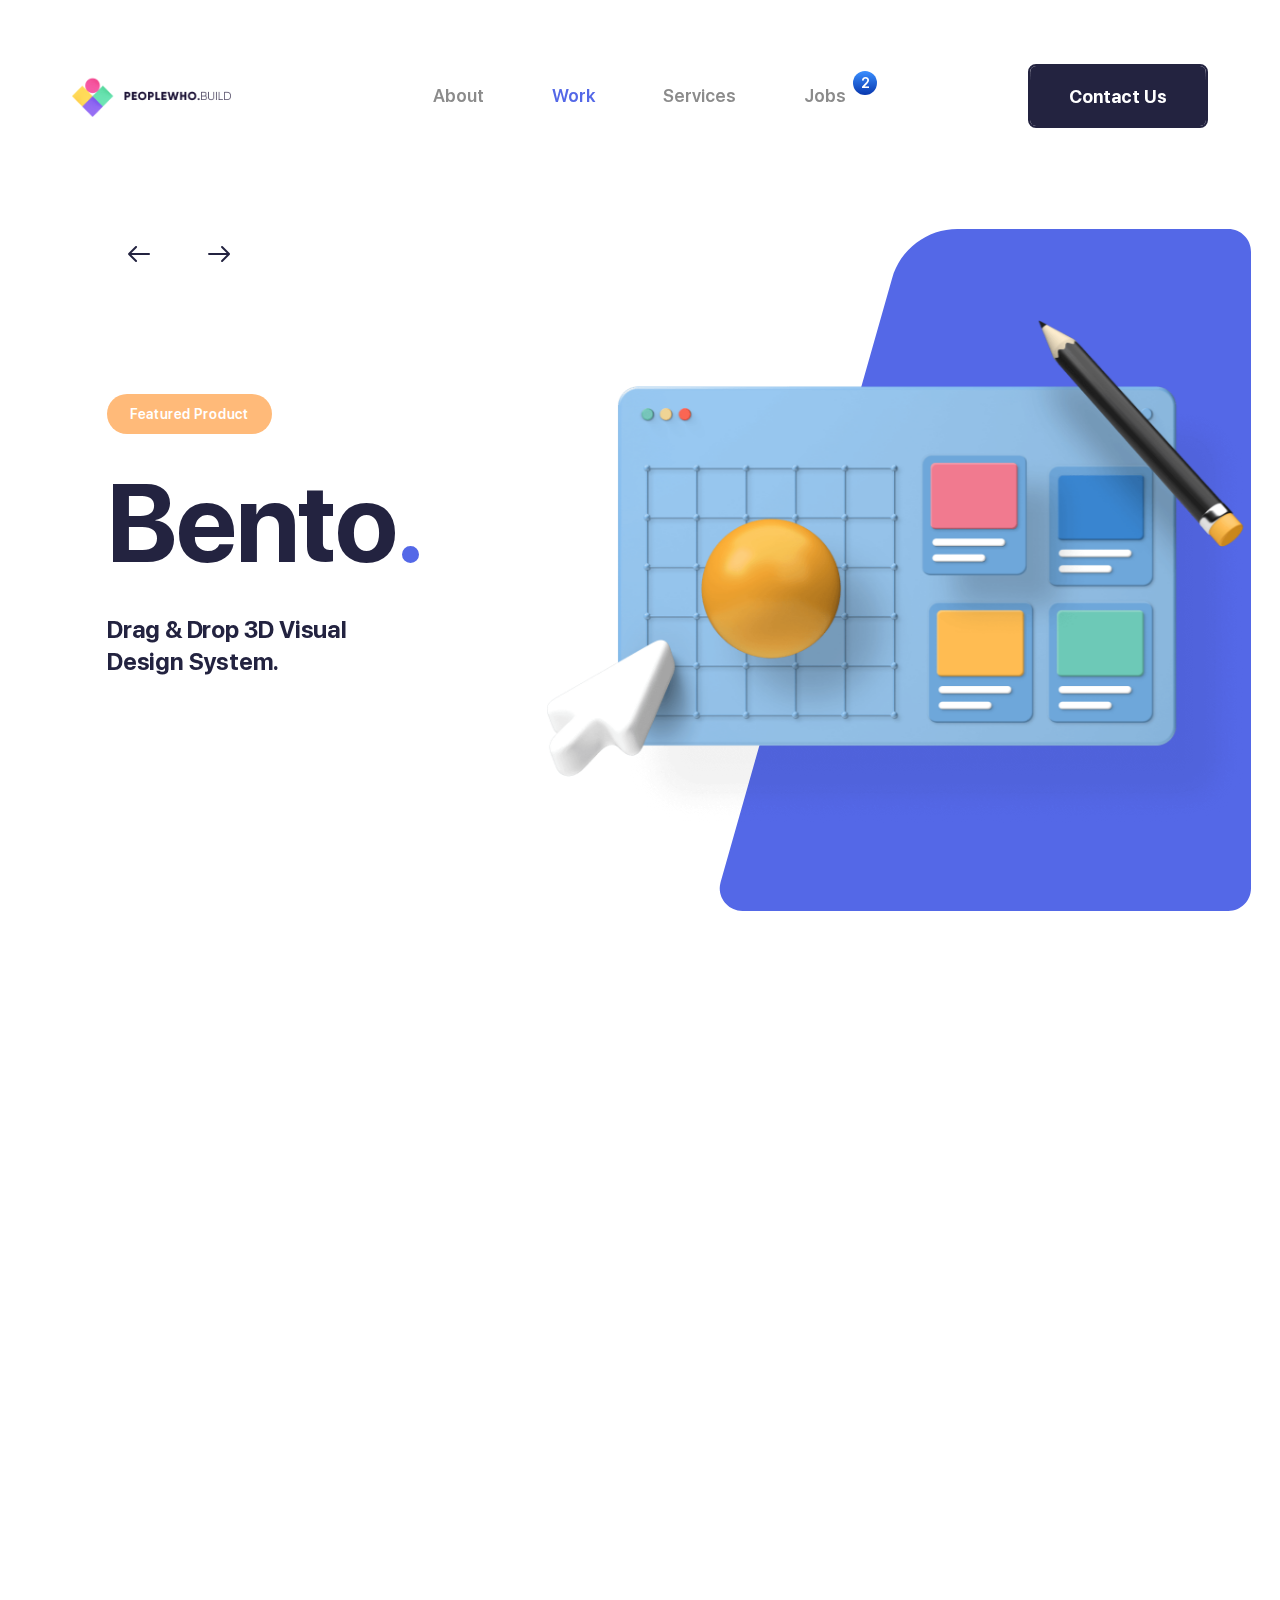
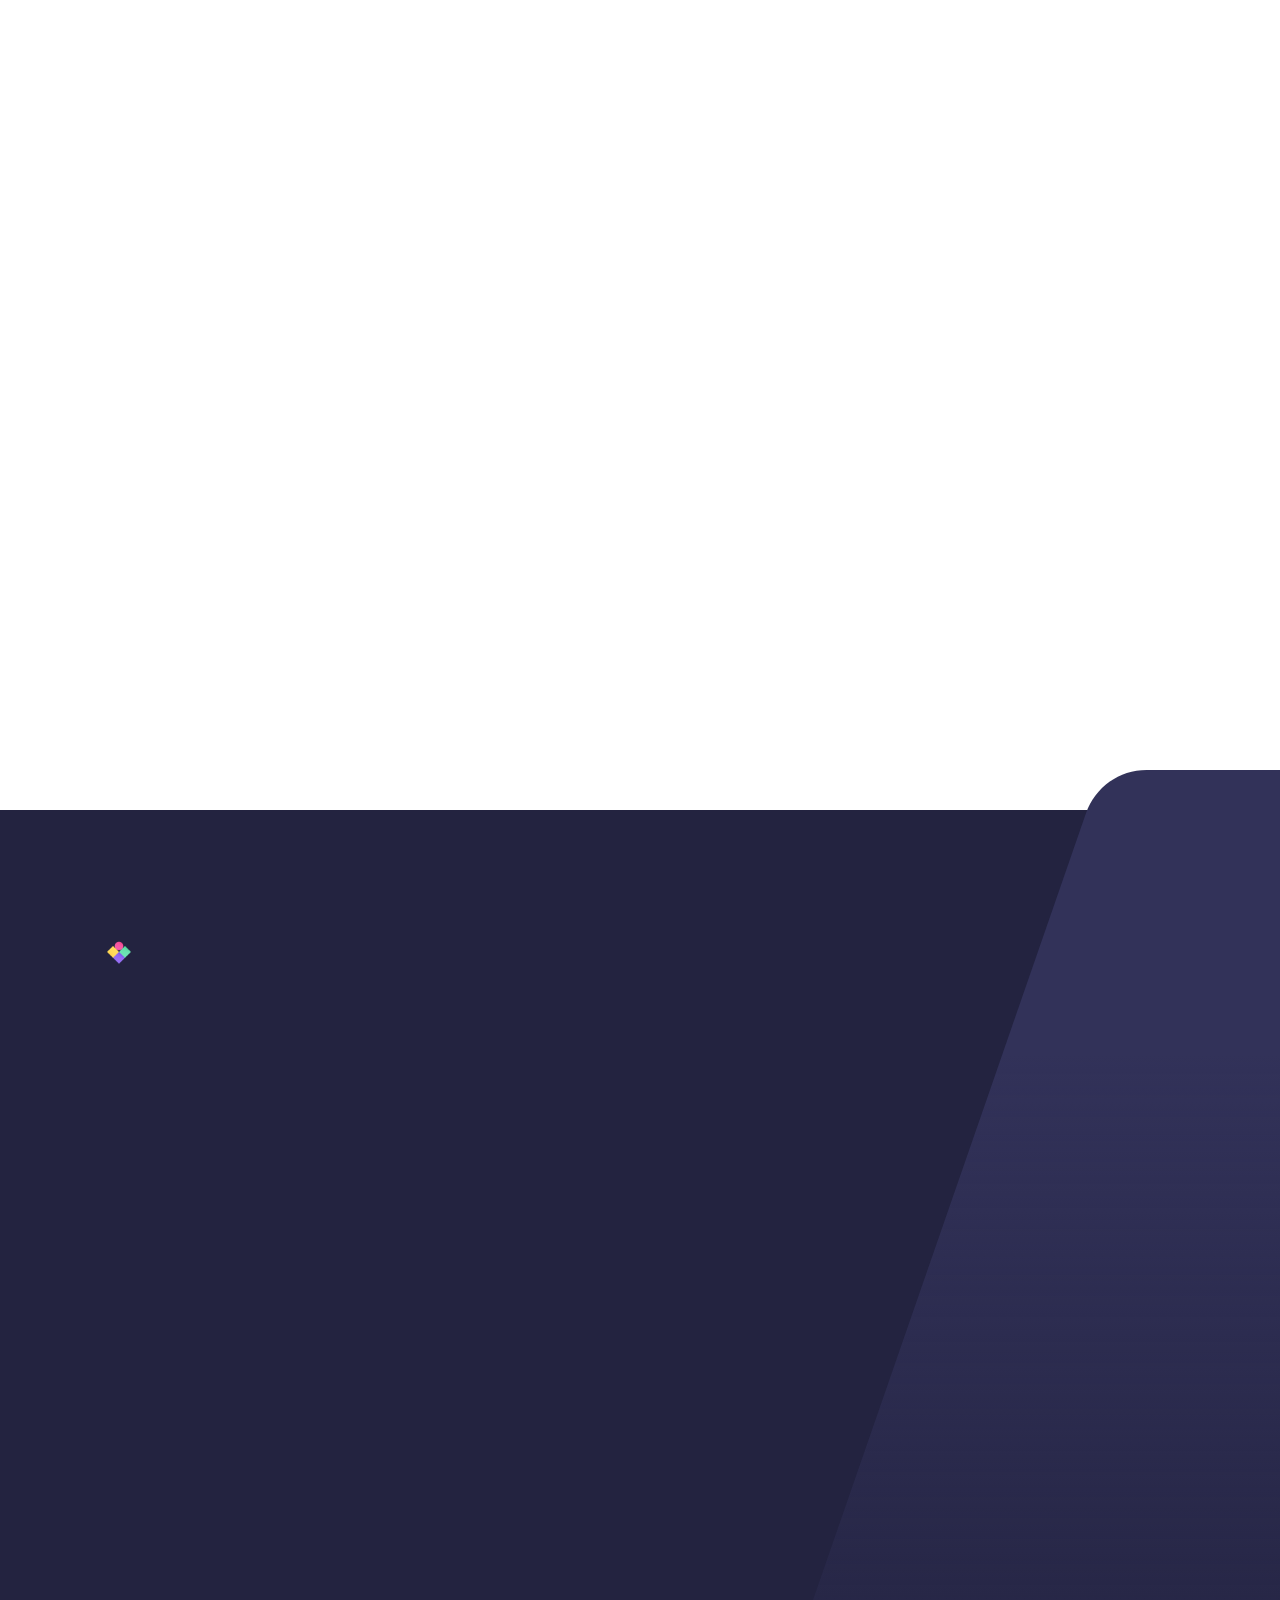
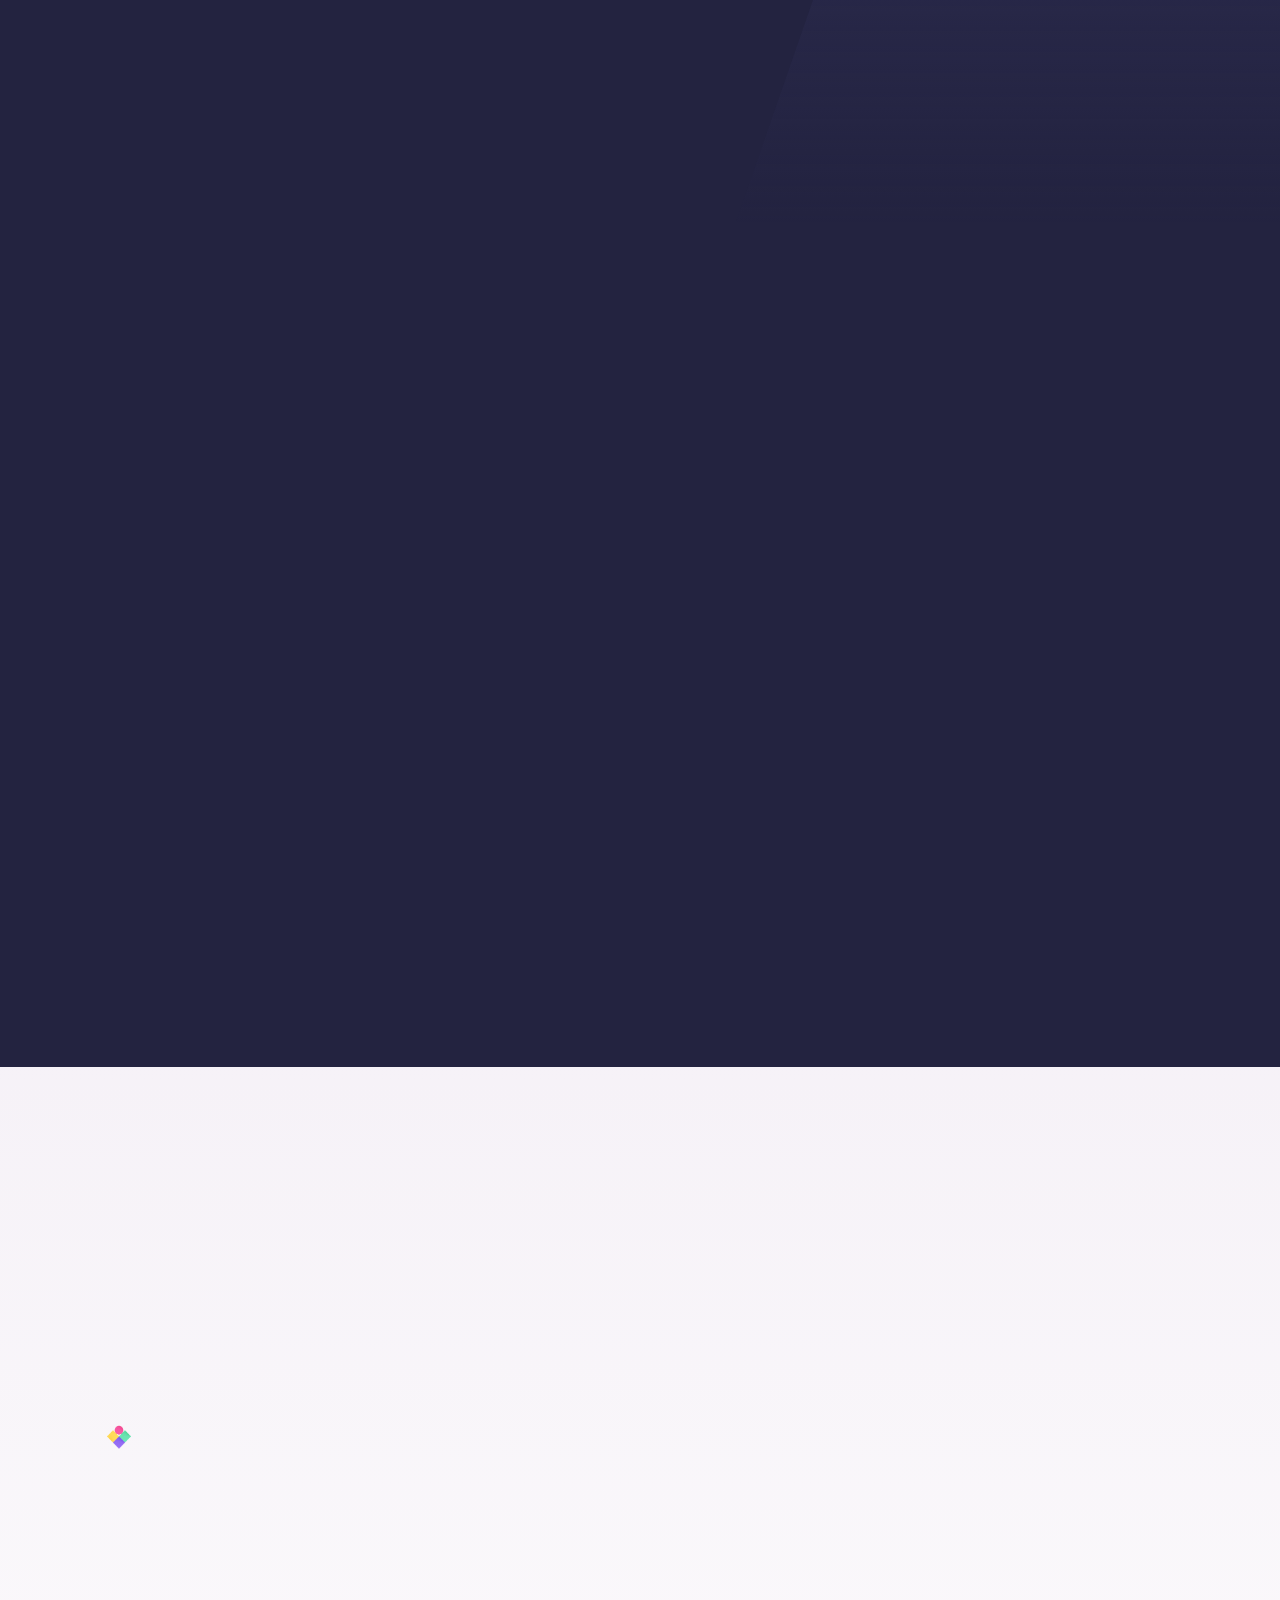
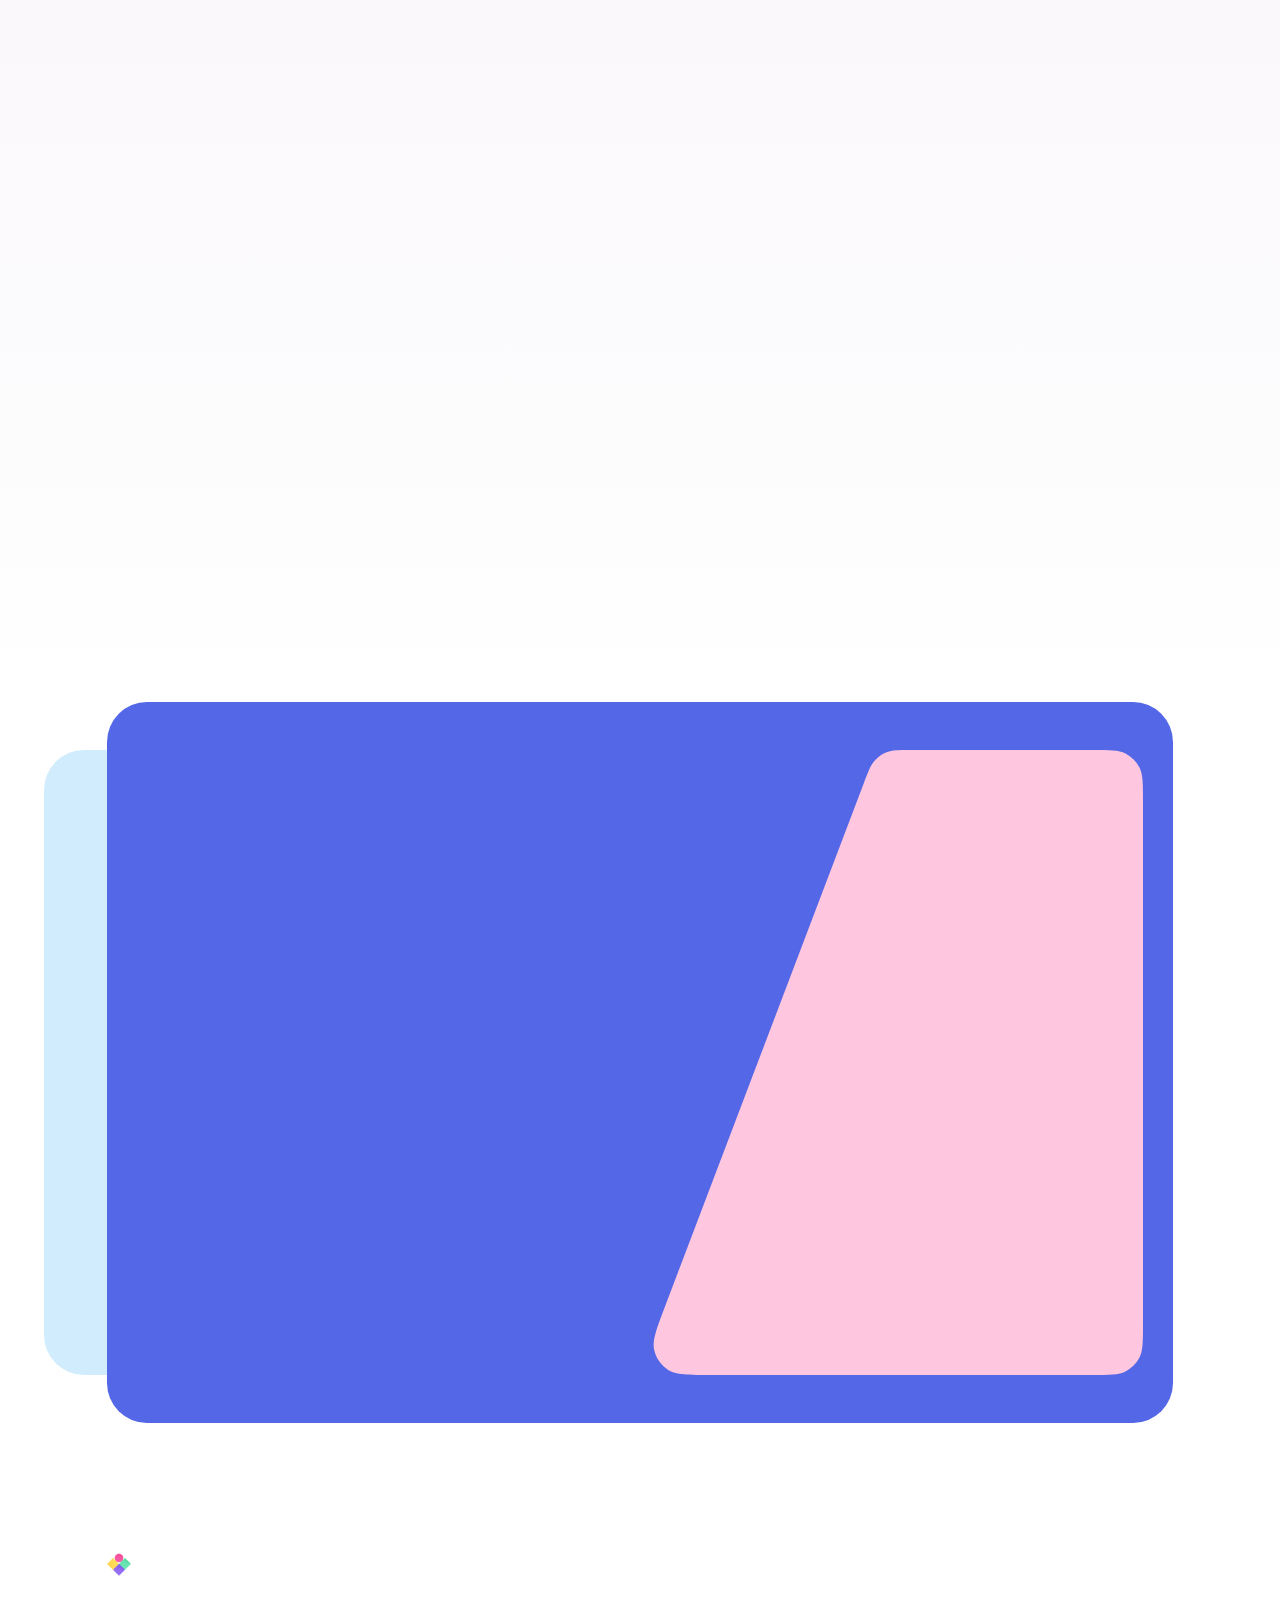
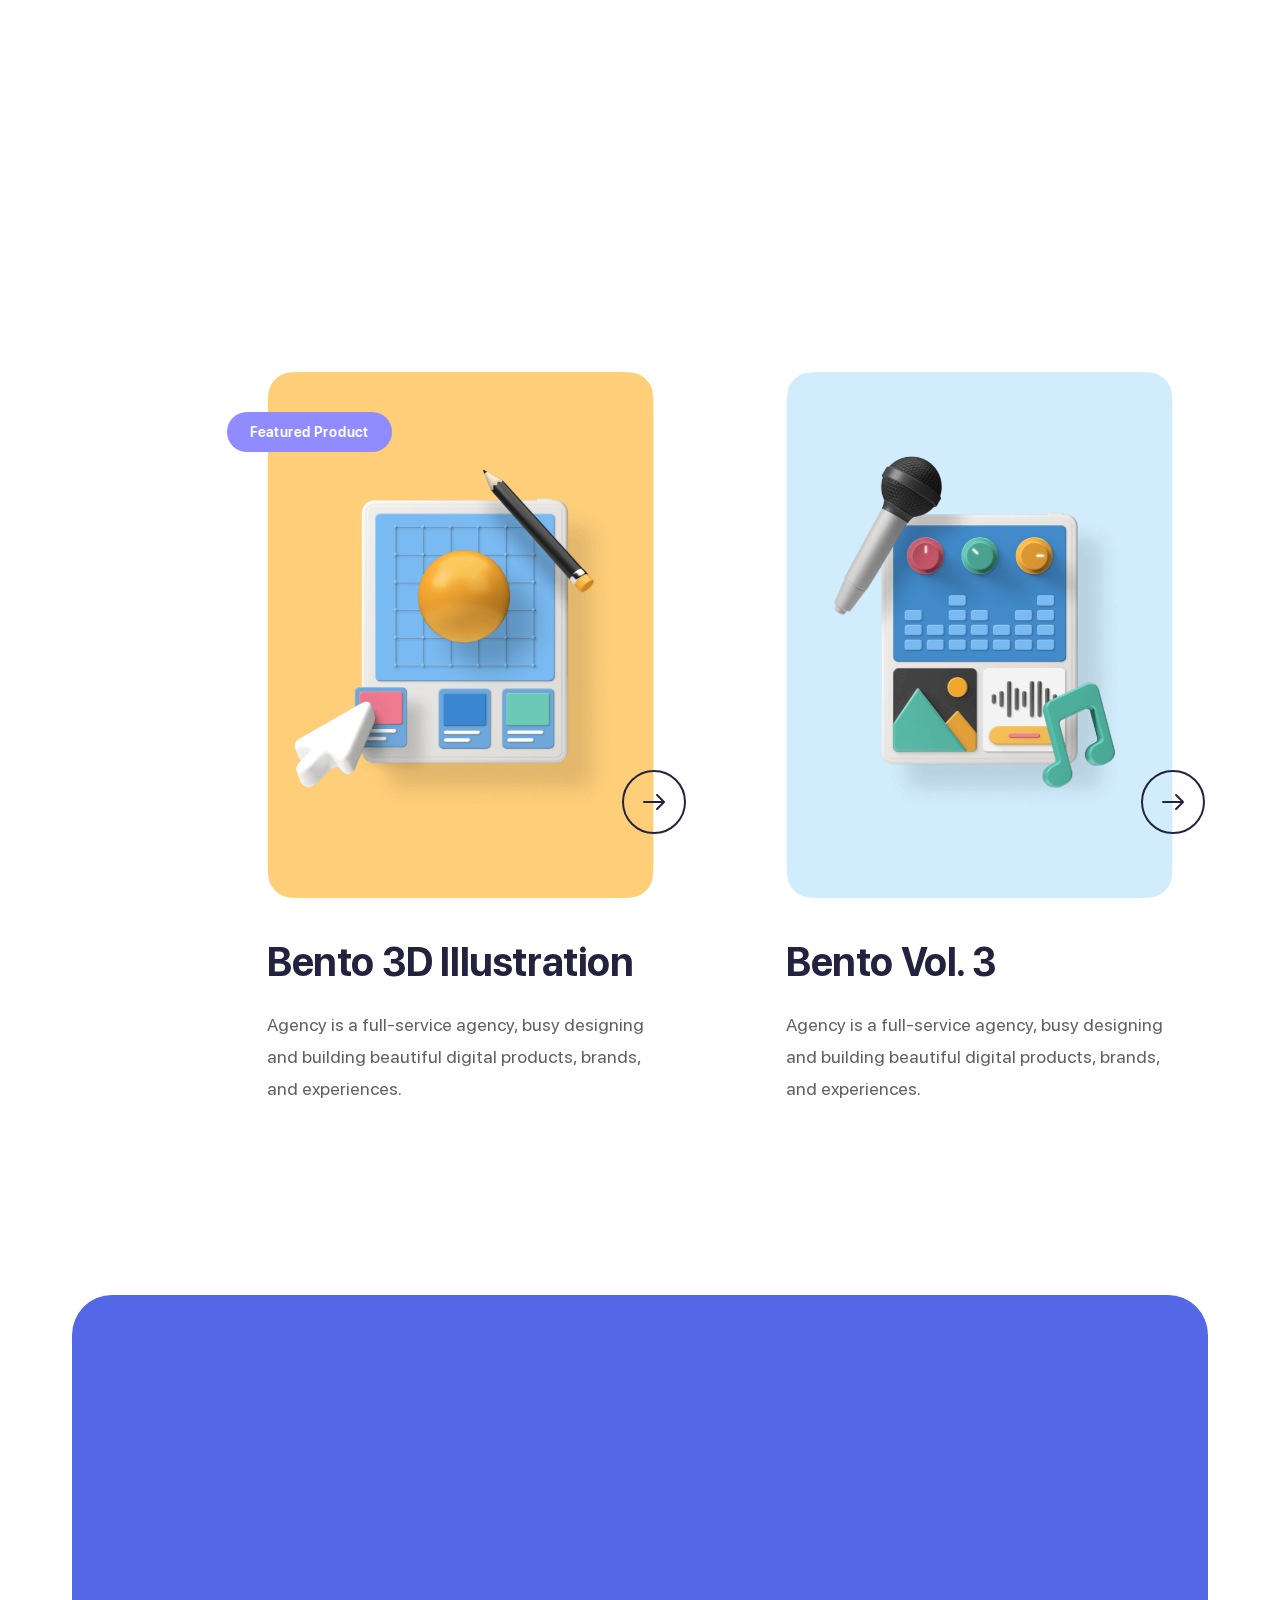
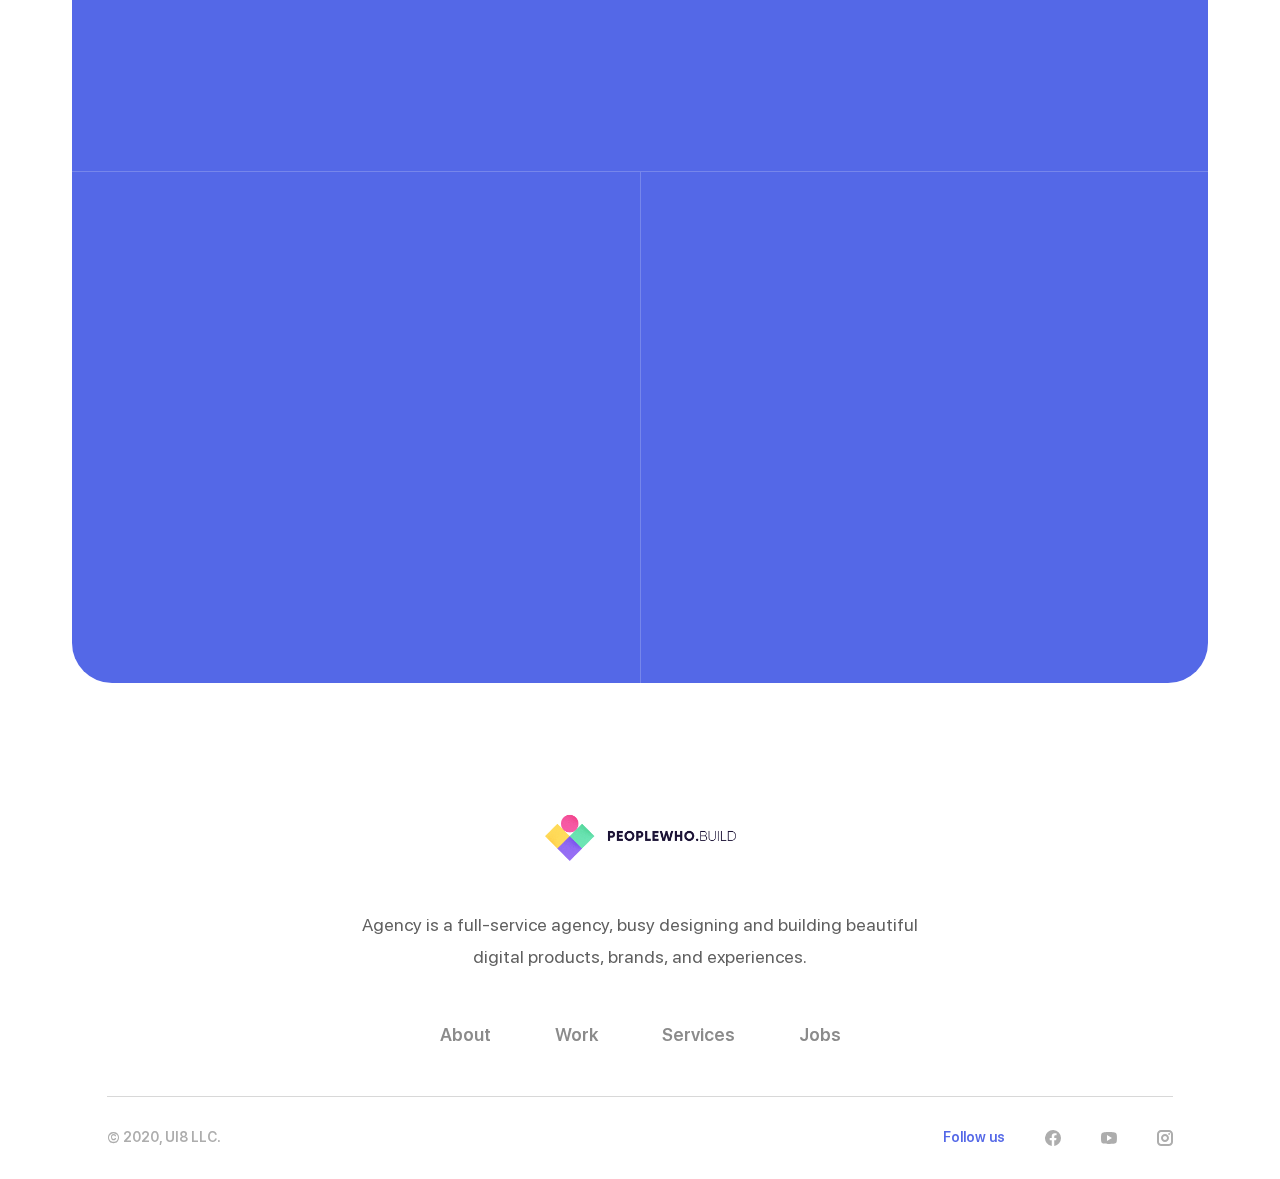
<file: case.html>
<!DOCTYPE html>
<html lang="en">
  <head>
    <meta charset="utf-8">
    <title>Case study</title>
    <meta http-equiv="X-UA-Compatible" content="IE=Edge">
    <meta name="viewport" content="width=device-width, initial-scale=1, maximum-scale=1.0, user-scalable=no">
    <meta name="format-detection" content="telephone=no">
    <link rel="apple-touch-icon" sizes="180x180" href="img/apple-touch-icon.png">
    <link rel="icon" type="image/png" sizes="32x32" href="img/favicon-32x32.png">
    <link rel="icon" type="image/png" sizes="16x16" href="img/favicon-16x16.png">
    <link rel="manifest" href="img/site.webmanifest">
    <link rel="mask-icon" href="img/safari-pinned-tab.svg" color="#5bbad5">
    <meta name="msapplication-TileColor" content="#da532c">
    <meta name="theme-color" content="#ffffff">
    <meta name="description" content="Production-ready Portfolio and Case Study Template for Design Agencies">
    <meta name="twitter:card" content="summary">
    <meta name="twitter:site" content="@ui8">
    <meta name="twitter:title" content="Folio Agency">
    <meta name="twitter:description" content="Production-ready Portfolio and Case Study Template for Design Agencies">
    <meta name="twitter:creator" content="@ui8">
    <meta name="twitter:image" content="https://ui8-folio-agency.herokuapp.com/img/twitter-card.jpg">
    <meta property="og:title" content="Folio Agency">
    <meta property="og:type" content="Article">
    <meta property="og:url" content="https://ui8.net/ui8/products/folio-agency-kit">
    <meta property="og:image" content="https://ui8-folio-agency.herokuapp.com/img/fb-og-image.jpg">
    <meta property="og:description" content="Production-ready Portfolio and Case Study Template for Visual Designers">
    <meta property="og:site_name" content="Folio Agency">
    <meta property="fb:admins" content="132951670226590">
    <link rel="stylesheet" media="all" href="css/app.css">
    <script>
      var viewportmeta = document.querySelector('meta[name="viewport"]');
      if (viewportmeta)
      {
        if (screen.width < 375)
        {
          var newScale = screen.width / 375;
          viewportmeta.content = 'width=375, minimum-scale=' + newScale + ', maximum-scale=1.0, user-scalable=no, initial-scale=' + newScale + '';
        }
        else
        {
          viewportmeta.content = 'width=device-width, maximum-scale=1.0, initial-scale=1.0';
        }
      }

    </script>
  </head>
  <body>
    <div class="page">
      <div class="case">
        <div class="header js-header">
          <div class="header__center center"><a class="header__logo js-header-logo" href="index.html"><img class="header__pic header__pic_black" src="img/logo.png" alt="" /><img class="header__pic header__pic_white" src="img/logo-white.png" alt="" /></a>
            <div class="header__wrap js-header-wrap">
              <nav class="header__nav"><a class="header__item" href="#">About</a><a class="header__item active" href="#">Work</a><a class="header__item" href="#">Services</a><a class="header__item" href="#">Jobs<div class="header__counter">2</div></a></nav>
              <div class="header__social"><a class="header__link" href="#"><svg class="icon icon-facebook">
                    <use xlink:href="img/sprite.svg#icon-facebook"></use>
                  </svg></a><a class="header__link" href="#"><svg class="icon icon-youtube">
                    <use xlink:href="img/sprite.svg#icon-youtube"></use>
                  </svg></a><a class="header__link" href="#"><svg class="icon icon-instagram">
                    <use xlink:href="img/sprite.svg#icon-instagram"></use>
                  </svg></a></div>
              <div class="line"><svg class="line__svg" xmlns="http://www.w3.org/2000/svg" width="542" height="820">
                  <path fill="none" stroke="#323259" stroke-width="2" d="M67.002 1c-9.846 2.322-18.256 5.77-25.23 10.347C14.268 29.392 1 59 1 80.242c0 19.465 4.22 33.53 10.7 44.064 8.173 13.266 21.127 23.34 35.946 31.717S81 167.65 99.544 164.4s35.194-14.103 42.438-25.04c6.803-10.273 9.465-18.356 10.034-26.6.594-8.62.814-19.894-12.9-35.218-3.31-3.697-9.405-8.03-15.145-10.693-2.098-.973-14.094-6.014-27.454-5.476-11.45.46-24.028 5.89-30.787 11.675C50.498 86.087 44.87 111.313 47.656 129c2.55 16.172 13.563 35.116 33.645 48.24 11.517 7.526 26.962 13.923 42.67 16.554 15.095 2.53 36.494 6.735 53.47 12.248 16.285 5.29 28.394 11.897 31.848 13.942 6.62 3.92 11.166 8.683 13.38 10.648 4.286 3.803 19.582 21.91 25.16 36.19 9.54 24.417 8.908 49.09 8.256 54.772-1.8 15.703-7 27.963-12.697 37.603-9.28 15.704-21.97 24.68-33.526 28.574-10.768 3.63-20.613 2.77-24.24.96-5.258-2.624-13.262-6.02-18.323-15.728-.928-1.78-2.566-4.622-3.738-9.447-.664-2.732-1.82-19.51 3.738-34.634 2.365-6.435 7.644-21.235 18.323-34.158 14.42-17.453 35.752-33.512 45.406-39.992 16.803-11.278 32.187-19.34 48.6-22.522 3.183-.617 17.907-2.69 31.893-.54 13.195 2.03 25.598 8.157 31.39 11.784 12.017 7.524 21.507 18.63 28.876 37.773 1.484 3.855 2.396 10.446 2.868 15.367.5 5.11.503 8.59 0 14.718-1.117 13.603-4.78 29.58-14.285 47.846-3.29 6.323-8.076 14.9-16.05 25.698-4.696 6.36-13.85 17.642-27.464 33.846l-42.38 50.89c-16.087 20.25-28.28 36.992-36.11 52.17-5.392 10.447-15.198 27.915-20.753 48.628-1.272 4.743-5.466 30.186-2.688 54.394 2.714 23.655 12.28 45.97 21.036 60.27 19.17 31.318 50.474 51.02 59.716 55.687 19.282 9.734 45.952 18.277 76.11 25.364C399.75 772.703 430.5 777.88 466 785.023l175.725 33.055"></path>
                </svg></div>
            </div><button class="header__btn btn btn_dark">Contact Us</button><button class="header__burger js-header-burger"></button>
          </div>
          <div class="header__bg js-header-bg"></div>
        </div>
        <div class="case__center center">
          <div class="case__wrap">
            <div class="case__arrows arrows" data-aos="animation-scale-y"><a class="arrows__prev" href="#"><svg class="icon icon-arrow-prev">
                  <use xlink:href="img/sprite.svg#icon-arrow-prev"></use>
                </svg></a><a class="arrows__next" href="#"><svg class="icon icon-arrow-next">
                  <use xlink:href="img/sprite.svg#icon-arrow-next"></use>
                </svg></a></div>
            <div class="case__category category" data-aos="animation-scale-y" data-aos-delay="200">Featured Product</div>
            <h1 class="case__title title title_big" data-aos="animation-scale-y" data-aos-delay="400">Bento<span class="title__color">.</span></h1>
            <div class="case__info h6" data-aos="animation-scale-y" data-aos-delay="600">Drag & Drop 3D Visual Design System.</div>
            <div class="case__list">
              <div class="case__item" data-aos="animation-scale-y">
                <div class="case__icon"><img class="case__pic" src="img/pacman.svg" alt=""></div>
                <div class="case__text">Global Digital <br>Agency of Record</div>
              </div>
              <div class="case__item" data-aos="animation-scale-y" data-aos-delay="200">
                <div class="case__icon"><img class="case__pic" src="img/incognito.svg" alt=""></div>
                <div class="case__text">5 Years of Digital <br>Marketing Excellence</div>
              </div>
            </div>
          </div>
          <div class="case__bg" data-aos="animation-translate-up">
            <div class="case__preview"><img class="case__pic js-parallax" data-scale="1.25" data-orientation="right" src="img/case-pic.png" alt=""></div>
            <div class="case__figure"><img class="case__pic js-parallax" data-scale="1.5" data-orientation="right" src="img/case-figure.svg" alt=""></div>
          </div>
        </div>
        <div class="line"><svg class="line__svg" xmlns="http://www.w3.org/2000/svg" width="642" height="820">
            <path class="path" fill="none" stroke="#FFC7DF" stroke-width="2" d="M67.002 1c-9.846 2.322-18.256 5.77-25.23 10.347C14.268 29.392 1 59 1 80.242c0 19.465 4.22 33.53 10.7 44.064 8.173 13.266 21.127 23.34 35.946 31.717S81 167.65 99.544 164.4s35.194-14.103 42.438-25.04c6.803-10.273 9.465-18.356 10.034-26.6.594-8.62.814-19.894-12.9-35.218-3.31-3.697-9.405-8.03-15.145-10.693-2.098-.973-14.094-6.014-27.454-5.476-11.45.46-24.028 5.89-30.787 11.675C50.498 86.087 44.87 111.313 47.656 129c2.55 16.172 13.563 35.116 33.645 48.24 11.517 7.526 26.962 13.923 42.67 16.554 15.095 2.53 36.494 6.735 53.47 12.248 16.285 5.29 28.394 11.897 31.848 13.942 6.62 3.92 11.166 8.683 13.38 10.648 4.286 3.803 19.582 21.91 25.16 36.19 9.54 24.417 8.908 49.09 8.256 54.772-1.8 15.703-7 27.963-12.697 37.603-9.28 15.704-21.97 24.68-33.526 28.574-10.768 3.63-20.613 2.77-24.24.96-5.258-2.624-13.262-6.02-18.323-15.728-.928-1.78-2.566-4.622-3.738-9.447-.664-2.732-1.82-19.51 3.738-34.634 2.365-6.435 7.644-21.235 18.323-34.158 14.42-17.453 35.752-33.512 45.406-39.992 16.803-11.278 32.187-19.34 48.6-22.522 3.183-.617 17.907-2.69 31.893-.54 13.195 2.03 25.598 8.157 31.39 11.784 12.017 7.524 21.507 18.63 28.876 37.773 1.484 3.855 2.396 10.446 2.868 15.367.5 5.11.503 8.59 0 14.718-1.117 13.603-4.78 29.58-14.285 47.846-3.29 6.323-8.076 14.9-16.05 25.698-4.696 6.36-13.85 17.642-27.464 33.846l-42.38 50.89c-16.087 20.25-28.28 36.992-36.11 52.17-5.392 10.447-15.198 27.915-20.753 48.628-1.272 4.743-5.466 30.186-2.688 54.394 2.714 23.655 12.28 45.97 21.036 60.27 19.17 31.318 50.474 51.02 59.716 55.687 19.282 9.734 45.952 18.277 76.11 25.364C399.75 772.703 430.5 777.88 466 785.023l175.725 33.055"></path>
          </svg></div>
      </div>
      <div class="overview">
        <div class="overview__center center">
          <div class="overview__container" data-aos="animation-scale-y">
            <div class="overview__slider js-overview-slider">
              <div class="overview__preview"><img class="overview__pic" src="img/overview-pic-1.png" alt=""></div>
              <div class="overview__preview"><img class="overview__pic" src="img/overview-pic-1.png" alt=""></div>
              <div class="overview__preview"><img class="overview__pic" src="img/overview-pic-1.png" alt=""></div>
            </div>
          </div>
          <div class="overview__wrap">
            <div class="overview__stage stage" data-aos="animation-translate-right"><span class="stage__number">01.</span> Overview</div>
            <h2 class="overview__title h2" data-aos="animation-scale-y" data-aos-delay="200">The First Fully Editable, 3D Visual Design System.</h2>
            <div class="overview__text" data-aos="animation-scale-y" data-aos-delay="400">Effortlessly combine different elements to create compelling compositions that will surely help you tell a better story for your landing pages, websites, portfolios, presentations, and more in just a matter of minutes.</div>
            <h6 class="overview__info h6" data-aos="animation-scale-y" data-aos-delay="600">🔥 The number of applications and use cases is nearly endless.</h6>
            <div class="overview__list">
              <div class="overview__item" data-aos="animation-translate-up">
                <div class="overview__inner">
                  <div class="overview__icon"><img class="overview__pic" src="img/work-pic-3.png" alt=""></div>
                  <div class="overview__category h6">Fully Editable</div>
                </div>
              </div>
              <div class="overview__item" data-aos="animation-translate-up" data-aos-delay="200">
                <div class="overview__inner">
                  <div class="overview__icon"><img class="overview__pic" src="img/work-pic-4.png" alt=""></div>
                  <div class="overview__category h6">High Resolution</div>
                </div>
              </div>
            </div>
          </div>
        </div>
      </div>
      <div class="quality">
        <div class="bg">
          <div class="bg__preview"><img class="bg__pic js-parallax" data-scale="1.3" data-orientation="left" src="img/bg.svg" alt=""></div>
        </div>
        <div class="quality__center center">
          <div class="quality__head head">
            <div class="head__box">
              <div class="head__stage stage"><span class="stage__line" data-aos="animation-translate-right"><span class="stage__number">02.</span> Folio Agency</span>
                <div class="stage__logo"><img class="stage__pic" src="img/logo-sm.png" alt=""></div>
              </div>
              <h2 class="head__title h2" data-aos="animation-scale-y" data-aos-delay="200">By the Numbers.</h2>
            </div>
          </div>
          <div class="quality__list">
            <div class="quality__item">
              <div class="quality__number number" data-aos><span>2</span><span>0</span></div>
              <div class="quality__category h6" data-aos="animation-scale-y" data-aos-delay="200">Pre-build Scenes 🔥</div>
              <div class="quality__info" data-aos="animation-scale-y" data-aos-delay="400">Bento is the first fully editable, 3D visual design system with global auto-updatable style guides built right in Figma.</div><a class="quality__download" href="#" data-aos="animation-scale-y" data-aos-delay="600">
                <div class="quality__icon">
                  <div class="quality__arrows"><img class="quality__pic" src="img/arrow-down.svg" alt=""><img class="quality__pic" src="img/arrow-down.svg" alt=""></div>
                </div>
                <div class="quality__text">Download </div>
              </a>
            </div>
            <div class="quality__item">
              <div class="quality__number number" data-aos><span>4</span><span>0 <span class="number__plus">+<span></span></div>
              <div class="quality__category h6" data-aos="animation-scale-y" data-aos-delay="200">Scene Objects 🤩</div>
              <div class="quality__info" data-aos="animation-scale-y" data-aos-delay="400">Bento is the first fully editable, 3D visual design system with global auto-updatable style guides built right in Figma.</div><a class="quality__download" href="#" data-aos="animation-scale-y" data-aos-delay="200">
                <div class="quality__icon">
                  <div class="quality__arrows"><img class="quality__pic" src="img/arrow-down.svg" alt=""><img class="quality__pic" src="img/arrow-down.svg" alt=""></div>
                </div>
                <div class="quality__text">Download </div>
              </a>
            </div>
          </div>
          <div class="quality__nav" data-aos="animation-translate-up"><a class="quality__link" href="#">Overview</a><a class="quality__link active" href="#">Features</a><a class="quality__link" href="#">Highlights</a><a class="quality__link" href="#">Compatibility</a></div>
          <div class="quality__container" data-aos="animation-translate-up"><select class="quality__select js-details-select">
              <option>Overview</option>
              <option>Features</option>
              <option>Highlights</option>
              <option>Compatibility</option>
            </select>
            <div class="quality__slider js-quality-slider">
              <div class="quality__preview"><img class="quality__pic" src="img/quality-pic-1.png" alt=""></div>
              <div class="quality__preview"><img class="quality__pic" src="img/quality-pic-2.png" alt=""></div>
              <div class="quality__preview"><img class="quality__pic" src="img/quality-pic-3.png" alt=""></div>
              <div class="quality__preview"><img class="quality__pic" src="img/quality-pic-1.png" alt=""></div>
              <div class="quality__preview"><img class="quality__pic" src="img/quality-pic-2.png" alt=""></div>
              <div class="quality__preview"><img class="quality__pic" src="img/quality-pic-3.png" alt=""></div>
            </div>
          </div>
        </div>
        <div class="line" data-aos="animation-line" data-aos-offset="0"><svg class="line__svg" xmlns="http://www.w3.org/2000/svg" width="542" height="820">
            <path fill="none" stroke="#323259" stroke-width="2" d="M67.002 1c-9.846 2.322-18.256 5.77-25.23 10.347C14.268 29.392 1 59 1 80.242c0 19.465 4.22 33.53 10.7 44.064 8.173 13.266 21.127 23.34 35.946 31.717S81 167.65 99.544 164.4s35.194-14.103 42.438-25.04c6.803-10.273 9.465-18.356 10.034-26.6.594-8.62.814-19.894-12.9-35.218-3.31-3.697-9.405-8.03-15.145-10.693-2.098-.973-14.094-6.014-27.454-5.476-11.45.46-24.028 5.89-30.787 11.675C50.498 86.087 44.87 111.313 47.656 129c2.55 16.172 13.563 35.116 33.645 48.24 11.517 7.526 26.962 13.923 42.67 16.554 15.095 2.53 36.494 6.735 53.47 12.248 16.285 5.29 28.394 11.897 31.848 13.942 6.62 3.92 11.166 8.683 13.38 10.648 4.286 3.803 19.582 21.91 25.16 36.19 9.54 24.417 8.908 49.09 8.256 54.772-1.8 15.703-7 27.963-12.697 37.603-9.28 15.704-21.97 24.68-33.526 28.574-10.768 3.63-20.613 2.77-24.24.96-5.258-2.624-13.262-6.02-18.323-15.728-.928-1.78-2.566-4.622-3.738-9.447-.664-2.732-1.82-19.51 3.738-34.634 2.365-6.435 7.644-21.235 18.323-34.158 14.42-17.453 35.752-33.512 45.406-39.992 16.803-11.278 32.187-19.34 48.6-22.522 3.183-.617 17.907-2.69 31.893-.54 13.195 2.03 25.598 8.157 31.39 11.784 12.017 7.524 21.507 18.63 28.876 37.773 1.484 3.855 2.396 10.446 2.868 15.367.5 5.11.503 8.59 0 14.718-1.117 13.603-4.78 29.58-14.285 47.846-3.29 6.323-8.076 14.9-16.05 25.698-4.696 6.36-13.85 17.642-27.464 33.846l-42.38 50.89c-16.087 20.25-28.28 36.992-36.11 52.17-5.392 10.447-15.198 27.915-20.753 48.628-1.272 4.743-5.466 30.186-2.688 54.394 2.714 23.655 12.28 45.97 21.036 60.27 19.17 31.318 50.474 51.02 59.716 55.687 19.282 9.734 45.952 18.277 76.11 25.364C399.75 772.703 430.5 777.88 466 785.023l175.725 33.055"></path>
          </svg></div>
      </div>
      <div class="advantages">
        <div class="advantages__center center">
          <div class="advantages__wrap">
            <div class="advantages__stage stage"><span class="stage__line" data-aos="animation-translate-right"><span class="stage__number">03.</span> Visual Identity</span>
              <div class="stage__logo"><img class="stage__pic" src="img/logo-sm-pink.png" alt=""></div>
            </div>
            <h2 class="advantages__title h2" data-aos="animation-scale-y" data-aos-delay="200">Evolving the look & feel.</h2>
            <div class="advantages__info" data-aos="animation-scale-y" data-aos-delay="400">Agency is a full-service agency, busy designing and building beautiful digital products, brands, and experiences.</div>
            <div class="advantages__number number" data-aos><span>8</span><span>0 <span class="number__plus">+<span></span></div>
            <div class="advantages__category h6" data-aos="animation-scale-y" data-aos-delay="200">UI Elements</div>
          </div>
          <div class="advantages__box" data-aos="animation-translate-up">
            <div class="advantages__inner">
              <div class="advantages__list">
                <div class="advantages__item" data-aos="animation-scale-y">
                  <div class="advantages__preview"><img class="advantages__pic" src="img/advantages-pic-1.png" alt=""></div>
                  <div class="advantages__text h6">Auto-updatable Global Styleguide</div>
                </div>
                <div class="advantages__item" data-aos="animation-scale-y">
                  <div class="advantages__preview"><img class="advantages__pic" src="img/advantages-pic-2.png" alt=""></div>
                  <div class="advantages__text h6">The number of applications and use cases is nearly endless.</div>
                </div>
                <div class="advantages__item" data-aos="animation-scale-y">
                  <div class="advantages__preview"><img class="advantages__pic" src="img/advantages-pic-3.png" alt=""></div>
                  <div class="advantages__text h6">Auto-updatable Global Styleguide</div>
                </div>
              </div>
              <div class="advantages__btn"><button class="btn btn_primary" data-aos="animation-scale-y" data-aos-delay="200">Contact Us</button></div>
            </div>
          </div>
        </div>
        <div class="line" data-aos="animation-line" data-aos-offset="0"><svg class="line__svg" xmlns="http://www.w3.org/2000/svg" width="542" height="820">
            <path fill="none" stroke="#9A97ED" stroke-width="2" d="M67.002 1c-9.846 2.322-18.256 5.77-25.23 10.347C14.268 29.392 1 59 1 80.242c0 19.465 4.22 33.53 10.7 44.064 8.173 13.266 21.127 23.34 35.946 31.717S81 167.65 99.544 164.4s35.194-14.103 42.438-25.04c6.803-10.273 9.465-18.356 10.034-26.6.594-8.62.814-19.894-12.9-35.218-3.31-3.697-9.405-8.03-15.145-10.693-2.098-.973-14.094-6.014-27.454-5.476-11.45.46-24.028 5.89-30.787 11.675C50.498 86.087 44.87 111.313 47.656 129c2.55 16.172 13.563 35.116 33.645 48.24 11.517 7.526 26.962 13.923 42.67 16.554 15.095 2.53 36.494 6.735 53.47 12.248 16.285 5.29 28.394 11.897 31.848 13.942 6.62 3.92 11.166 8.683 13.38 10.648 4.286 3.803 19.582 21.91 25.16 36.19 9.54 24.417 8.908 49.09 8.256 54.772-1.8 15.703-7 27.963-12.697 37.603-9.28 15.704-21.97 24.68-33.526 28.574-10.768 3.63-20.613 2.77-24.24.96-5.258-2.624-13.262-6.02-18.323-15.728-.928-1.78-2.566-4.622-3.738-9.447-.664-2.732-1.82-19.51 3.738-34.634 2.365-6.435 7.644-21.235 18.323-34.158 14.42-17.453 35.752-33.512 45.406-39.992 16.803-11.278 32.187-19.34 48.6-22.522 3.183-.617 17.907-2.69 31.893-.54 13.195 2.03 25.598 8.157 31.39 11.784 12.017 7.524 21.507 18.63 28.876 37.773 1.484 3.855 2.396 10.446 2.868 15.367.5 5.11.503 8.59 0 14.718-1.117 13.603-4.78 29.58-14.285 47.846-3.29 6.323-8.076 14.9-16.05 25.698-4.696 6.36-13.85 17.642-27.464 33.846l-42.38 50.89c-16.087 20.25-28.28 36.992-36.11 52.17-5.392 10.447-15.198 27.915-20.753 48.628-1.272 4.743-5.466 30.186-2.688 54.394 2.714 23.655 12.28 45.97 21.036 60.27 19.17 31.318 50.474 51.02 59.716 55.687 19.282 9.734 45.952 18.277 76.11 25.364C399.75 772.703 430.5 777.88 466 785.023l175.725 33.055"></path>
          </svg></div>
      </div>
      <div class="talent talent_case">
        <div class="talent__center center">
          <div class="talent__container">
            <div class="talent__bg" data-aos>
              <div class="talent__preview"><img class="talent__pic" src="img/talent-pic-1.png" alt=""></div>
              <div class="talent__preview"><img class="talent__pic" src="img/talent-pic-2.png" alt=""></div>
              <div class="talent__preview"><img class="talent__pic" src="img/talent-pic-3.png" alt=""></div>
              <div class="talent__preview"><img class="talent__pic" src="img/talent-pic-4.png" alt=""></div>
              <div class="talent__preview"><img class="talent__pic" src="img/logo-sm-white.png" alt=""></div>
            </div>
            <div class="talent__wrap">
              <div class="talent__stage stage" data-aos="animation-translate-right"><span class="stage__number">04.</span> Call to action</div>
              <h2 class="talent__title h2" data-aos="animation-scale-y" data-aos-offset="200">Auto-Updatable Global Styleguide</h2>
              <div class="talent__btn" data-aos="animation-scale-y" data-aos-offset="400"><button class="btn btn_white">Download Now</button></div>
            </div>
            <div class="talent__figure"><img class="talent__pic js-parallax" data-scale="1.3" data-orientation="right" src="img/talent-figure-pink.svg" alt=""></div>
          </div>
        </div>
      </div>
      <div class="cases js-cases">
        <div class="cases__center center">
          <div class="cases__head head">
            <div class="head__box">
              <div class="head__stage stage"><span class="stage__line" data-aos="animation-translate-right"><span class="stage__number">04.</span> You may also like</span>
                <div class="stage__logo"><img class="stage__pic" src="img/logo-sm-pink.png" alt=""></div>
              </div>
              <h2 class="head__title title" data-aos="animation-scale-y" data-aos-delay="200">Recent Works</h2>
              <div class="head__text" data-aos="animation-scale-y" data-aos-delay="400">Agency is a full-service agency, busy designing and building beautiful digital products, brands, and experiences.</div>
            </div>
            <div class="head__arrows arrows" data-aos="animation-scale-y" data-aos-delay="300"><button class="arrows__prev js-prev"><svg class="icon icon-arrow-prev">
                  <use xlink:href="img/sprite.svg#icon-arrow-prev"></use>
                </svg></button><button class="arrows__next js-next"><svg class="icon icon-arrow-next">
                  <use xlink:href="img/sprite.svg#icon-arrow-next"></use>
                </svg></button></div>
          </div>
          <div class="cases__container">
            <div class="cases__inner">
              <div class="cases__slider js-cases-slider">
                <div class="cases__item" data-aos="animation-translate-up">
                  <div class="cases__preview"><img class="cases__pic" src="img/cases-pic-1.png" alt=""><a class="cases__arrow arrow" href="case.html">
                      <div class="arrow__line"><svg class="icon icon-arrow-next">
                          <use xlink:href="img/sprite.svg#icon-arrow-next"></use>
                        </svg><svg class="icon icon-arrow-next">
                          <use xlink:href="img/sprite.svg#icon-arrow-next"></use>
                        </svg></div>
                    </a>
                    <div class="cases__category category">Featured Product</div>
                  </div>
                  <h4 class="cases__title h4">Bento 3D Illustration</h4>
                  <div class="cases__text">Agency is a full-service agency, busy designing and building beautiful digital products, brands, and experiences.</div>
                </div>
                <div class="cases__item" data-aos="animation-translate-up" data-aos-delay="250">
                  <div class="cases__preview"><img class="cases__pic" src="img/cases-pic-2.png" alt=""><a class="cases__arrow arrow" href="case.html">
                      <div class="arrow__line"><svg class="icon icon-arrow-next">
                          <use xlink:href="img/sprite.svg#icon-arrow-next"></use>
                        </svg><svg class="icon icon-arrow-next">
                          <use xlink:href="img/sprite.svg#icon-arrow-next"></use>
                        </svg></div>
                    </a></div>
                  <h4 class="cases__title h4">Bento Vol. 3</h4>
                  <div class="cases__text">Agency is a full-service agency, busy designing and building beautiful digital products, brands, and experiences.</div>
                </div>
                <div class="cases__item">
                  <div class="cases__preview"><img class="cases__pic" src="img/cases-pic-1.png" alt=""><a class="cases__arrow arrow" href="case.html">
                      <div class="arrow__line"><svg class="icon icon-arrow-next">
                          <use xlink:href="img/sprite.svg#icon-arrow-next"></use>
                        </svg><svg class="icon icon-arrow-next">
                          <use xlink:href="img/sprite.svg#icon-arrow-next"></use>
                        </svg></div>
                    </a>
                    <div class="cases__category category">Featured Product</div>
                  </div>
                  <h4 class="cases__title h4">Bento 3D Illustration</h4>
                  <div class="cases__text">Agency is a full-service agency, busy designing and building beautiful digital products, brands, and experiences.</div>
                </div>
                <div class="cases__item">
                  <div class="cases__preview"><img class="cases__pic" src="img/cases-pic-2.png" alt=""><a class="cases__arrow arrow" href="case.html">
                      <div class="arrow__line"><svg class="icon icon-arrow-next">
                          <use xlink:href="img/sprite.svg#icon-arrow-next"></use>
                        </svg><svg class="icon icon-arrow-next">
                          <use xlink:href="img/sprite.svg#icon-arrow-next"></use>
                        </svg></div>
                    </a></div>
                  <h4 class="cases__title h4">Bento Vol. 3</h4>
                  <div class="cases__text">Agency is a full-service agency, busy designing and building beautiful digital products, brands, and experiences.</div>
                </div>
              </div>
            </div>
          </div>
        </div>
        <div class="line" data-aos="animation-line" data-aos-offset="0"><svg class="line__svg" xmlns="http://www.w3.org/2000/svg" width="542" height="820">
            <path fill="none" stroke="#9A97ED" stroke-width="2" d="M67.002 1c-9.846 2.322-18.256 5.77-25.23 10.347C14.268 29.392 1 59 1 80.242c0 19.465 4.22 33.53 10.7 44.064 8.173 13.266 21.127 23.34 35.946 31.717S81 167.65 99.544 164.4s35.194-14.103 42.438-25.04c6.803-10.273 9.465-18.356 10.034-26.6.594-8.62.814-19.894-12.9-35.218-3.31-3.697-9.405-8.03-15.145-10.693-2.098-.973-14.094-6.014-27.454-5.476-11.45.46-24.028 5.89-30.787 11.675C50.498 86.087 44.87 111.313 47.656 129c2.55 16.172 13.563 35.116 33.645 48.24 11.517 7.526 26.962 13.923 42.67 16.554 15.095 2.53 36.494 6.735 53.47 12.248 16.285 5.29 28.394 11.897 31.848 13.942 6.62 3.92 11.166 8.683 13.38 10.648 4.286 3.803 19.582 21.91 25.16 36.19 9.54 24.417 8.908 49.09 8.256 54.772-1.8 15.703-7 27.963-12.697 37.603-9.28 15.704-21.97 24.68-33.526 28.574-10.768 3.63-20.613 2.77-24.24.96-5.258-2.624-13.262-6.02-18.323-15.728-.928-1.78-2.566-4.622-3.738-9.447-.664-2.732-1.82-19.51 3.738-34.634 2.365-6.435 7.644-21.235 18.323-34.158 14.42-17.453 35.752-33.512 45.406-39.992 16.803-11.278 32.187-19.34 48.6-22.522 3.183-.617 17.907-2.69 31.893-.54 13.195 2.03 25.598 8.157 31.39 11.784 12.017 7.524 21.507 18.63 28.876 37.773 1.484 3.855 2.396 10.446 2.868 15.367.5 5.11.503 8.59 0 14.718-1.117 13.603-4.78 29.58-14.285 47.846-3.29 6.323-8.076 14.9-16.05 25.698-4.696 6.36-13.85 17.642-27.464 33.846l-42.38 50.89c-16.087 20.25-28.28 36.992-36.11 52.17-5.392 10.447-15.198 27.915-20.753 48.628-1.272 4.743-5.466 30.186-2.688 54.394 2.714 23.655 12.28 45.97 21.036 60.27 19.17 31.318 50.474 51.02 59.716 55.687 19.282 9.734 45.952 18.277 76.11 25.364C399.75 772.703 430.5 777.88 466 785.023l175.725 33.055"></path>
          </svg></div>
      </div>
      <div class="about">
        <div class="about__center center">
          <div class="about__container">
            <div class="about__head">
              <div class="about__icon" data-aos="animation-scale-y"><img class="about__pic" src="img/talk.png" alt="" /></div>
              <div class="about__logo" data-aos="animation-scale-y"><img class="about__pic" src="img/logo-sm-pink.png" alt="" /></div>
              <div class="about__hello" data-aos="animation-scale-y" data-aos-offset="200"><span>👋</span> Say hello</div>
              <h5 class="about__info h5" data-aos="animation-scale-y" data-aos-offset="400">A design team building a curated marketplace for UI designers.</h5>
            </div>
            <div class="about__row">
              <div class="about__col">
                <h2 class="about__title h2" data-aos="animation-scale-y">Let’s talk about your next project</h2>
                <div class="about__btn"><button class="btn btn_white">Contact Us</button></div>
              </div>
              <div class="about__col">
                <div class="about__box">
                  <div class="about__icon" data-aos="animation-scale-y"><img class="about__pic" src="img/talk.png" alt="" /></div>
                  <div class="about__line" data-aos="animation-scale-y" data-aos-offset="200">
                    <div class="about__text h5">Invest in your designs today!</div><a class="about__arrow arrow" href="#">
                      <div class="arrow__line"><svg class="icon icon-arrow-next">
                          <use xlink:href="img/sprite.svg#icon-arrow-next"></use>
                        </svg><svg class="icon icon-arrow-next">
                          <use xlink:href="img/sprite.svg#icon-arrow-next"></use>
                        </svg></div>
                    </a>
                  </div>
                </div>
              </div>
            </div>
            <div class="line" data-aos="animation-line" data-aos-offset="0"><svg class="line__svg" xmlns="http://www.w3.org/2000/svg" width="542" height="820">
                <path fill="none" stroke="#ffffff" stroke-width="2" d="M67.002 1c-9.846 2.322-18.256 5.77-25.23 10.347C14.268 29.392 1 59 1 80.242c0 19.465 4.22 33.53 10.7 44.064 8.173 13.266 21.127 23.34 35.946 31.717S81 167.65 99.544 164.4s35.194-14.103 42.438-25.04c6.803-10.273 9.465-18.356 10.034-26.6.594-8.62.814-19.894-12.9-35.218-3.31-3.697-9.405-8.03-15.145-10.693-2.098-.973-14.094-6.014-27.454-5.476-11.45.46-24.028 5.89-30.787 11.675C50.498 86.087 44.87 111.313 47.656 129c2.55 16.172 13.563 35.116 33.645 48.24 11.517 7.526 26.962 13.923 42.67 16.554 15.095 2.53 36.494 6.735 53.47 12.248 16.285 5.29 28.394 11.897 31.848 13.942 6.62 3.92 11.166 8.683 13.38 10.648 4.286 3.803 19.582 21.91 25.16 36.19 9.54 24.417 8.908 49.09 8.256 54.772-1.8 15.703-7 27.963-12.697 37.603-9.28 15.704-21.97 24.68-33.526 28.574-10.768 3.63-20.613 2.77-24.24.96-5.258-2.624-13.262-6.02-18.323-15.728-.928-1.78-2.566-4.622-3.738-9.447-.664-2.732-1.82-19.51 3.738-34.634 2.365-6.435 7.644-21.235 18.323-34.158 14.42-17.453 35.752-33.512 45.406-39.992 16.803-11.278 32.187-19.34 48.6-22.522 3.183-.617 17.907-2.69 31.893-.54 13.195 2.03 25.598 8.157 31.39 11.784 12.017 7.524 21.507 18.63 28.876 37.773 1.484 3.855 2.396 10.446 2.868 15.367.5 5.11.503 8.59 0 14.718-1.117 13.603-4.78 29.58-14.285 47.846-3.29 6.323-8.076 14.9-16.05 25.698-4.696 6.36-13.85 17.642-27.464 33.846l-42.38 50.89c-16.087 20.25-28.28 36.992-36.11 52.17-5.392 10.447-15.198 27.915-20.753 48.628-1.272 4.743-5.466 30.186-2.688 54.394 2.714 23.655 12.28 45.97 21.036 60.27 19.17 31.318 50.474 51.02 59.716 55.687 19.282 9.734 45.952 18.277 76.11 25.364C399.75 772.703 430.5 777.88 466 785.023l175.725 33.055"></path>
              </svg></div>
          </div>
        </div>
      </div>
      <footer class="footer">
        <div class="footer__center center">
          <div class="footer__body"><a class="footer__logo" href="index.html"><img class="footer__pic" src="img/logo.png" alt=""></a>
            <div class="footer__text">Agency is a full-service agency, busy designing and building beautiful digital products, brands, and experiences.</div>
            <div class="footer__menu"><a class="footer__link" href="#">About</a><a class="footer__link" href="#">Work</a><a class="footer__link" href="#">Services</a><a class="footer__link" href="#">Jobs</a></div>
          </div>
          <div class="footer__bottom">
            <div class="footer__copyright">© 2020, UI8 LLC.</div>
            <div class="footer__social">
              <div class="footer__text">Follow us</div>
              <div class="footer__list"><a class="footer__link" href="#"><svg class="icon icon-facebook">
                    <use xlink:href="img/sprite.svg#icon-facebook"></use>
                  </svg></a><a class="footer__link" href="#"><svg class="icon icon-youtube">
                    <use xlink:href="img/sprite.svg#icon-youtube"></use>
                  </svg></a><a class="footer__link" href="#"><svg class="icon icon-instagram">
                    <use xlink:href="img/sprite.svg#icon-instagram"></use>
                  </svg></a></div>
            </div>
          </div>
        </div>
        <div class="line" data-aos="animation-line" data-aos-offset="0"><svg class="line__svg" xmlns="http://www.w3.org/2000/svg" width="542" height="820">
            <path fill="none" stroke="#D1ECFD" stroke-width="2" d="M67.002 1c-9.846 2.322-18.256 5.77-25.23 10.347C14.268 29.392 1 59 1 80.242c0 19.465 4.22 33.53 10.7 44.064 8.173 13.266 21.127 23.34 35.946 31.717S81 167.65 99.544 164.4s35.194-14.103 42.438-25.04c6.803-10.273 9.465-18.356 10.034-26.6.594-8.62.814-19.894-12.9-35.218-3.31-3.697-9.405-8.03-15.145-10.693-2.098-.973-14.094-6.014-27.454-5.476-11.45.46-24.028 5.89-30.787 11.675C50.498 86.087 44.87 111.313 47.656 129c2.55 16.172 13.563 35.116 33.645 48.24 11.517 7.526 26.962 13.923 42.67 16.554 15.095 2.53 36.494 6.735 53.47 12.248 16.285 5.29 28.394 11.897 31.848 13.942 6.62 3.92 11.166 8.683 13.38 10.648 4.286 3.803 19.582 21.91 25.16 36.19 9.54 24.417 8.908 49.09 8.256 54.772-1.8 15.703-7 27.963-12.697 37.603-9.28 15.704-21.97 24.68-33.526 28.574-10.768 3.63-20.613 2.77-24.24.96-5.258-2.624-13.262-6.02-18.323-15.728-.928-1.78-2.566-4.622-3.738-9.447-.664-2.732-1.82-19.51 3.738-34.634 2.365-6.435 7.644-21.235 18.323-34.158 14.42-17.453 35.752-33.512 45.406-39.992 16.803-11.278 32.187-19.34 48.6-22.522 3.183-.617 17.907-2.69 31.893-.54 13.195 2.03 25.598 8.157 31.39 11.784 12.017 7.524 21.507 18.63 28.876 37.773 1.484 3.855 2.396 10.446 2.868 15.367.5 5.11.503 8.59 0 14.718-1.117 13.603-4.78 29.58-14.285 47.846-3.29 6.323-8.076 14.9-16.05 25.698-4.696 6.36-13.85 17.642-27.464 33.846l-42.38 50.89c-16.087 20.25-28.28 36.992-36.11 52.17-5.392 10.447-15.198 27.915-20.753 48.628-1.272 4.743-5.466 30.186-2.688 54.394 2.714 23.655 12.28 45.97 21.036 60.27 19.17 31.318 50.474 51.02 59.716 55.687 19.282 9.734 45.952 18.277 76.11 25.364C399.75 772.703 430.5 777.88 466 785.023l175.725 33.055"></path>
          </svg></div>
      </footer>
    </div>
    <script src="js/app.js"></script>
    <script src="js/common.js"></script>
  </body>
</html>
</file>
<file: css/app.css>
html, body, div, span, applet, object, iframe, h1, h2, h3, h4, h5,
h6, p, blockquote, pre, a, abbr, acronym, address, big,
cite, code, del, dfn, em, img, ins, kbd, q, s, samp, small,
strike, strong, sub, sup, tt, var, b, u, i, center, dl, dt,
dd, ol, ul, li, fieldset, form, label, legend, table, caption,
tbody, tfoot, thead, tr, th, td, article, aside, canvas, details,
embed, figure, figcaption, footer, header, hgroup, menu, nav,
output, ruby, section, summary, time, mark, audio, video {
  margin: 0;
  padding: 0;
  border: 0;
  vertical-align: baseline;
}

html {
  -ms-text-size-adjust: 100%;
  -webkit-text-size-adjust: 100%;
}

img, fieldset, a img {
  border: none;
}

input[type="text"],
input[type="email"],
input[type="tel"],
textarea {
  -webkit-appearance: none;
}

input[type="submit"],
button {
  cursor: pointer;
  background: none;
}

input[type="submit"]::-moz-focus-inner,
button::-moz-focus-inner {
  padding: 0;
  border: 0;
}

textarea {
  overflow: auto;
}

input {
  -webkit-appearance: none;
  -moz-appearance: none;
  appearance: none;
}

input, button {
  margin: 0;
  padding: 0;
  border: 0;
}

div, input, textarea, select, button,
h1, h2, h3, h4, h5, h6, a, span, a:focus {
  outline: none;
}

select:-moz-focusring {
  color: transparent;
  text-shadow: 0 0 0 #000;
}

ul, ol {
  list-style-type: none;
}

table {
  border-spacing: 0;
  border-collapse: collapse;
  width: 100%;
}

html {
  -webkit-box-sizing: border-box;
  box-sizing: border-box;
}

*, *:before, *:after {
  -webkit-box-sizing: inherit;
  box-sizing: inherit;
}

a {
  text-decoration: none;
}

a,
button {
  -webkit-tap-highlight-color: rgba(0, 0, 0, 0);
}

.icon-arrow-next {
  width: 1.38em;
  height: 1em;
  fill: #FFF;
}

.icon-arrow-prev {
  width: 1.38em;
  height: 1em;
  fill: #FFF;
}

.icon-facebook {
  width: 1em;
  height: 1em;
  fill: #ADADAD;
}

.icon-instagram {
  width: 1em;
  height: 1em;
  fill: #ADADAD;
}

.icon-youtube {
  width: 1.33em;
  height: 1em;
  fill: #ADADAD;
}

/* Slider */
.slick-slider {
  position: relative;
  display: block;
  -webkit-box-sizing: border-box;
  box-sizing: border-box;
  -webkit-touch-callout: none;
  -webkit-user-select: none;
  -moz-user-select: none;
  -ms-user-select: none;
  user-select: none;
  -ms-touch-action: pan-y;
  touch-action: pan-y;
  -webkit-tap-highlight-color: transparent;
}

.slick-list {
  position: relative;
  overflow: hidden;
  display: block;
  margin: 0;
  padding: 0;
}

.slick-list:focus {
  outline: none;
}

.slick-list.dragging {
  cursor: pointer;
  cursor: hand;
}

.slick-slider .slick-track,
.slick-slider .slick-list {
  -webkit-transform: translate3d(0, 0, 0);
  -ms-transform: translate3d(0, 0, 0);
  transform: translate3d(0, 0, 0);
}

.slick-track {
  position: relative;
  left: 0;
  top: 0;
  display: block;
  margin-left: auto;
  margin-right: auto;
}

.slick-track:before, .slick-track:after {
  content: "";
  display: table;
}

.slick-track:after {
  clear: both;
}

.slick-loading .slick-track {
  visibility: hidden;
}

.slick-slide {
  float: left;
  height: 100%;
  min-height: 1px;
  display: none;
}

[dir="rtl"] .slick-slide {
  float: right;
}

.slick-slide img {
  display: block;
}

.slick-slide.slick-loading img {
  display: none;
}

.slick-slide.dragging img {
  pointer-events: none;
}

.slick-initialized .slick-slide {
  display: block;
}

.slick-loading .slick-slide {
  visibility: hidden;
}

.slick-vertical .slick-slide {
  display: block;
  height: auto;
  border: 1px solid transparent;
}

.slick-arrow.slick-hidden {
  display: none;
}

[data-aos][data-aos][data-aos-duration="50"], body[data-aos-duration="50"] [data-aos] {
  -webkit-transition-duration: 50ms;
  -o-transition-duration: 50ms;
  transition-duration: 50ms;
}

[data-aos][data-aos][data-aos-delay="50"], body[data-aos-delay="50"] [data-aos] {
  -webkit-transition-delay: 0;
  -o-transition-delay: 0;
  transition-delay: 0;
}

[data-aos][data-aos][data-aos-delay="50"].aos-animate, body[data-aos-delay="50"] [data-aos].aos-animate {
  -webkit-transition-delay: 50ms;
  -o-transition-delay: 50ms;
  transition-delay: 50ms;
}

[data-aos][data-aos][data-aos-duration="100"], body[data-aos-duration="100"] [data-aos] {
  -webkit-transition-duration: .1s;
  -o-transition-duration: .1s;
  transition-duration: .1s;
}

[data-aos][data-aos][data-aos-delay="100"], body[data-aos-delay="100"] [data-aos] {
  -webkit-transition-delay: 0;
  -o-transition-delay: 0;
  transition-delay: 0;
}

[data-aos][data-aos][data-aos-delay="100"].aos-animate, body[data-aos-delay="100"] [data-aos].aos-animate {
  -webkit-transition-delay: .1s;
  -o-transition-delay: .1s;
  transition-delay: .1s;
}

[data-aos][data-aos][data-aos-duration="150"], body[data-aos-duration="150"] [data-aos] {
  -webkit-transition-duration: .15s;
  -o-transition-duration: .15s;
  transition-duration: .15s;
}

[data-aos][data-aos][data-aos-delay="150"], body[data-aos-delay="150"] [data-aos] {
  -webkit-transition-delay: 0;
  -o-transition-delay: 0;
  transition-delay: 0;
}

[data-aos][data-aos][data-aos-delay="150"].aos-animate, body[data-aos-delay="150"] [data-aos].aos-animate {
  -webkit-transition-delay: .15s;
  -o-transition-delay: .15s;
  transition-delay: .15s;
}

[data-aos][data-aos][data-aos-duration="200"], body[data-aos-duration="200"] [data-aos] {
  -webkit-transition-duration: .2s;
  -o-transition-duration: .2s;
  transition-duration: .2s;
}

[data-aos][data-aos][data-aos-delay="200"], body[data-aos-delay="200"] [data-aos] {
  -webkit-transition-delay: 0;
  -o-transition-delay: 0;
  transition-delay: 0;
}

[data-aos][data-aos][data-aos-delay="200"].aos-animate, body[data-aos-delay="200"] [data-aos].aos-animate {
  -webkit-transition-delay: .2s;
  -o-transition-delay: .2s;
  transition-delay: .2s;
}

[data-aos][data-aos][data-aos-duration="250"], body[data-aos-duration="250"] [data-aos] {
  -webkit-transition-duration: .25s;
  -o-transition-duration: .25s;
  transition-duration: .25s;
}

[data-aos][data-aos][data-aos-delay="250"], body[data-aos-delay="250"] [data-aos] {
  -webkit-transition-delay: 0;
  -o-transition-delay: 0;
  transition-delay: 0;
}

[data-aos][data-aos][data-aos-delay="250"].aos-animate, body[data-aos-delay="250"] [data-aos].aos-animate {
  -webkit-transition-delay: .25s;
  -o-transition-delay: .25s;
  transition-delay: .25s;
}

[data-aos][data-aos][data-aos-duration="300"], body[data-aos-duration="300"] [data-aos] {
  -webkit-transition-duration: .3s;
  -o-transition-duration: .3s;
  transition-duration: .3s;
}

[data-aos][data-aos][data-aos-delay="300"], body[data-aos-delay="300"] [data-aos] {
  -webkit-transition-delay: 0;
  -o-transition-delay: 0;
  transition-delay: 0;
}

[data-aos][data-aos][data-aos-delay="300"].aos-animate, body[data-aos-delay="300"] [data-aos].aos-animate {
  -webkit-transition-delay: .3s;
  -o-transition-delay: .3s;
  transition-delay: .3s;
}

[data-aos][data-aos][data-aos-duration="350"], body[data-aos-duration="350"] [data-aos] {
  -webkit-transition-duration: .35s;
  -o-transition-duration: .35s;
  transition-duration: .35s;
}

[data-aos][data-aos][data-aos-delay="350"], body[data-aos-delay="350"] [data-aos] {
  -webkit-transition-delay: 0;
  -o-transition-delay: 0;
  transition-delay: 0;
}

[data-aos][data-aos][data-aos-delay="350"].aos-animate, body[data-aos-delay="350"] [data-aos].aos-animate {
  -webkit-transition-delay: .35s;
  -o-transition-delay: .35s;
  transition-delay: .35s;
}

[data-aos][data-aos][data-aos-duration="400"], body[data-aos-duration="400"] [data-aos] {
  -webkit-transition-duration: .4s;
  -o-transition-duration: .4s;
  transition-duration: .4s;
}

[data-aos][data-aos][data-aos-delay="400"], body[data-aos-delay="400"] [data-aos] {
  -webkit-transition-delay: 0;
  -o-transition-delay: 0;
  transition-delay: 0;
}

[data-aos][data-aos][data-aos-delay="400"].aos-animate, body[data-aos-delay="400"] [data-aos].aos-animate {
  -webkit-transition-delay: .4s;
  -o-transition-delay: .4s;
  transition-delay: .4s;
}

[data-aos][data-aos][data-aos-duration="450"], body[data-aos-duration="450"] [data-aos] {
  -webkit-transition-duration: .45s;
  -o-transition-duration: .45s;
  transition-duration: .45s;
}

[data-aos][data-aos][data-aos-delay="450"], body[data-aos-delay="450"] [data-aos] {
  -webkit-transition-delay: 0;
  -o-transition-delay: 0;
  transition-delay: 0;
}

[data-aos][data-aos][data-aos-delay="450"].aos-animate, body[data-aos-delay="450"] [data-aos].aos-animate {
  -webkit-transition-delay: .45s;
  -o-transition-delay: .45s;
  transition-delay: .45s;
}

[data-aos][data-aos][data-aos-duration="500"], body[data-aos-duration="500"] [data-aos] {
  -webkit-transition-duration: .5s;
  -o-transition-duration: .5s;
  transition-duration: .5s;
}

[data-aos][data-aos][data-aos-delay="500"], body[data-aos-delay="500"] [data-aos] {
  -webkit-transition-delay: 0;
  -o-transition-delay: 0;
  transition-delay: 0;
}

[data-aos][data-aos][data-aos-delay="500"].aos-animate, body[data-aos-delay="500"] [data-aos].aos-animate {
  -webkit-transition-delay: .5s;
  -o-transition-delay: .5s;
  transition-delay: .5s;
}

[data-aos][data-aos][data-aos-duration="550"], body[data-aos-duration="550"] [data-aos] {
  -webkit-transition-duration: .55s;
  -o-transition-duration: .55s;
  transition-duration: .55s;
}

[data-aos][data-aos][data-aos-delay="550"], body[data-aos-delay="550"] [data-aos] {
  -webkit-transition-delay: 0;
  -o-transition-delay: 0;
  transition-delay: 0;
}

[data-aos][data-aos][data-aos-delay="550"].aos-animate, body[data-aos-delay="550"] [data-aos].aos-animate {
  -webkit-transition-delay: .55s;
  -o-transition-delay: .55s;
  transition-delay: .55s;
}

[data-aos][data-aos][data-aos-duration="600"], body[data-aos-duration="600"] [data-aos] {
  -webkit-transition-duration: .6s;
  -o-transition-duration: .6s;
  transition-duration: .6s;
}

[data-aos][data-aos][data-aos-delay="600"], body[data-aos-delay="600"] [data-aos] {
  -webkit-transition-delay: 0;
  -o-transition-delay: 0;
  transition-delay: 0;
}

[data-aos][data-aos][data-aos-delay="600"].aos-animate, body[data-aos-delay="600"] [data-aos].aos-animate {
  -webkit-transition-delay: .6s;
  -o-transition-delay: .6s;
  transition-delay: .6s;
}

[data-aos][data-aos][data-aos-duration="650"], body[data-aos-duration="650"] [data-aos] {
  -webkit-transition-duration: .65s;
  -o-transition-duration: .65s;
  transition-duration: .65s;
}

[data-aos][data-aos][data-aos-delay="650"], body[data-aos-delay="650"] [data-aos] {
  -webkit-transition-delay: 0;
  -o-transition-delay: 0;
  transition-delay: 0;
}

[data-aos][data-aos][data-aos-delay="650"].aos-animate, body[data-aos-delay="650"] [data-aos].aos-animate {
  -webkit-transition-delay: .65s;
  -o-transition-delay: .65s;
  transition-delay: .65s;
}

[data-aos][data-aos][data-aos-duration="700"], body[data-aos-duration="700"] [data-aos] {
  -webkit-transition-duration: .7s;
  -o-transition-duration: .7s;
  transition-duration: .7s;
}

[data-aos][data-aos][data-aos-delay="700"], body[data-aos-delay="700"] [data-aos] {
  -webkit-transition-delay: 0;
  -o-transition-delay: 0;
  transition-delay: 0;
}

[data-aos][data-aos][data-aos-delay="700"].aos-animate, body[data-aos-delay="700"] [data-aos].aos-animate {
  -webkit-transition-delay: .7s;
  -o-transition-delay: .7s;
  transition-delay: .7s;
}

[data-aos][data-aos][data-aos-duration="750"], body[data-aos-duration="750"] [data-aos] {
  -webkit-transition-duration: .75s;
  -o-transition-duration: .75s;
  transition-duration: .75s;
}

[data-aos][data-aos][data-aos-delay="750"], body[data-aos-delay="750"] [data-aos] {
  -webkit-transition-delay: 0;
  -o-transition-delay: 0;
  transition-delay: 0;
}

[data-aos][data-aos][data-aos-delay="750"].aos-animate, body[data-aos-delay="750"] [data-aos].aos-animate {
  -webkit-transition-delay: .75s;
  -o-transition-delay: .75s;
  transition-delay: .75s;
}

[data-aos][data-aos][data-aos-duration="800"], body[data-aos-duration="800"] [data-aos] {
  -webkit-transition-duration: .8s;
  -o-transition-duration: .8s;
  transition-duration: .8s;
}

[data-aos][data-aos][data-aos-delay="800"], body[data-aos-delay="800"] [data-aos] {
  -webkit-transition-delay: 0;
  -o-transition-delay: 0;
  transition-delay: 0;
}

[data-aos][data-aos][data-aos-delay="800"].aos-animate, body[data-aos-delay="800"] [data-aos].aos-animate {
  -webkit-transition-delay: .8s;
  -o-transition-delay: .8s;
  transition-delay: .8s;
}

[data-aos][data-aos][data-aos-duration="850"], body[data-aos-duration="850"] [data-aos] {
  -webkit-transition-duration: .85s;
  -o-transition-duration: .85s;
  transition-duration: .85s;
}

[data-aos][data-aos][data-aos-delay="850"], body[data-aos-delay="850"] [data-aos] {
  -webkit-transition-delay: 0;
  -o-transition-delay: 0;
  transition-delay: 0;
}

[data-aos][data-aos][data-aos-delay="850"].aos-animate, body[data-aos-delay="850"] [data-aos].aos-animate {
  -webkit-transition-delay: .85s;
  -o-transition-delay: .85s;
  transition-delay: .85s;
}

[data-aos][data-aos][data-aos-duration="900"], body[data-aos-duration="900"] [data-aos] {
  -webkit-transition-duration: .9s;
  -o-transition-duration: .9s;
  transition-duration: .9s;
}

[data-aos][data-aos][data-aos-delay="900"], body[data-aos-delay="900"] [data-aos] {
  -webkit-transition-delay: 0;
  -o-transition-delay: 0;
  transition-delay: 0;
}

[data-aos][data-aos][data-aos-delay="900"].aos-animate, body[data-aos-delay="900"] [data-aos].aos-animate {
  -webkit-transition-delay: .9s;
  -o-transition-delay: .9s;
  transition-delay: .9s;
}

[data-aos][data-aos][data-aos-duration="950"], body[data-aos-duration="950"] [data-aos] {
  -webkit-transition-duration: .95s;
  -o-transition-duration: .95s;
  transition-duration: .95s;
}

[data-aos][data-aos][data-aos-delay="950"], body[data-aos-delay="950"] [data-aos] {
  -webkit-transition-delay: 0;
  -o-transition-delay: 0;
  transition-delay: 0;
}

[data-aos][data-aos][data-aos-delay="950"].aos-animate, body[data-aos-delay="950"] [data-aos].aos-animate {
  -webkit-transition-delay: .95s;
  -o-transition-delay: .95s;
  transition-delay: .95s;
}

[data-aos][data-aos][data-aos-duration="1000"], body[data-aos-duration="1000"] [data-aos] {
  -webkit-transition-duration: 1s;
  -o-transition-duration: 1s;
  transition-duration: 1s;
}

[data-aos][data-aos][data-aos-delay="1000"], body[data-aos-delay="1000"] [data-aos] {
  -webkit-transition-delay: 0;
  -o-transition-delay: 0;
  transition-delay: 0;
}

[data-aos][data-aos][data-aos-delay="1000"].aos-animate, body[data-aos-delay="1000"] [data-aos].aos-animate {
  -webkit-transition-delay: 1s;
  -o-transition-delay: 1s;
  transition-delay: 1s;
}

[data-aos][data-aos][data-aos-duration="1050"], body[data-aos-duration="1050"] [data-aos] {
  -webkit-transition-duration: 1.05s;
  -o-transition-duration: 1.05s;
  transition-duration: 1.05s;
}

[data-aos][data-aos][data-aos-delay="1050"], body[data-aos-delay="1050"] [data-aos] {
  -webkit-transition-delay: 0;
  -o-transition-delay: 0;
  transition-delay: 0;
}

[data-aos][data-aos][data-aos-delay="1050"].aos-animate, body[data-aos-delay="1050"] [data-aos].aos-animate {
  -webkit-transition-delay: 1.05s;
  -o-transition-delay: 1.05s;
  transition-delay: 1.05s;
}

[data-aos][data-aos][data-aos-duration="1100"], body[data-aos-duration="1100"] [data-aos] {
  -webkit-transition-duration: 1.1s;
  -o-transition-duration: 1.1s;
  transition-duration: 1.1s;
}

[data-aos][data-aos][data-aos-delay="1100"], body[data-aos-delay="1100"] [data-aos] {
  -webkit-transition-delay: 0;
  -o-transition-delay: 0;
  transition-delay: 0;
}

[data-aos][data-aos][data-aos-delay="1100"].aos-animate, body[data-aos-delay="1100"] [data-aos].aos-animate {
  -webkit-transition-delay: 1.1s;
  -o-transition-delay: 1.1s;
  transition-delay: 1.1s;
}

[data-aos][data-aos][data-aos-duration="1150"], body[data-aos-duration="1150"] [data-aos] {
  -webkit-transition-duration: 1.15s;
  -o-transition-duration: 1.15s;
  transition-duration: 1.15s;
}

[data-aos][data-aos][data-aos-delay="1150"], body[data-aos-delay="1150"] [data-aos] {
  -webkit-transition-delay: 0;
  -o-transition-delay: 0;
  transition-delay: 0;
}

[data-aos][data-aos][data-aos-delay="1150"].aos-animate, body[data-aos-delay="1150"] [data-aos].aos-animate {
  -webkit-transition-delay: 1.15s;
  -o-transition-delay: 1.15s;
  transition-delay: 1.15s;
}

[data-aos][data-aos][data-aos-duration="1200"], body[data-aos-duration="1200"] [data-aos] {
  -webkit-transition-duration: 1.2s;
  -o-transition-duration: 1.2s;
  transition-duration: 1.2s;
}

[data-aos][data-aos][data-aos-delay="1200"], body[data-aos-delay="1200"] [data-aos] {
  -webkit-transition-delay: 0;
  -o-transition-delay: 0;
  transition-delay: 0;
}

[data-aos][data-aos][data-aos-delay="1200"].aos-animate, body[data-aos-delay="1200"] [data-aos].aos-animate {
  -webkit-transition-delay: 1.2s;
  -o-transition-delay: 1.2s;
  transition-delay: 1.2s;
}

[data-aos][data-aos][data-aos-duration="1250"], body[data-aos-duration="1250"] [data-aos] {
  -webkit-transition-duration: 1.25s;
  -o-transition-duration: 1.25s;
  transition-duration: 1.25s;
}

[data-aos][data-aos][data-aos-delay="1250"], body[data-aos-delay="1250"] [data-aos] {
  -webkit-transition-delay: 0;
  -o-transition-delay: 0;
  transition-delay: 0;
}

[data-aos][data-aos][data-aos-delay="1250"].aos-animate, body[data-aos-delay="1250"] [data-aos].aos-animate {
  -webkit-transition-delay: 1.25s;
  -o-transition-delay: 1.25s;
  transition-delay: 1.25s;
}

[data-aos][data-aos][data-aos-duration="1300"], body[data-aos-duration="1300"] [data-aos] {
  -webkit-transition-duration: 1.3s;
  -o-transition-duration: 1.3s;
  transition-duration: 1.3s;
}

[data-aos][data-aos][data-aos-delay="1300"], body[data-aos-delay="1300"] [data-aos] {
  -webkit-transition-delay: 0;
  -o-transition-delay: 0;
  transition-delay: 0;
}

[data-aos][data-aos][data-aos-delay="1300"].aos-animate, body[data-aos-delay="1300"] [data-aos].aos-animate {
  -webkit-transition-delay: 1.3s;
  -o-transition-delay: 1.3s;
  transition-delay: 1.3s;
}

[data-aos][data-aos][data-aos-duration="1350"], body[data-aos-duration="1350"] [data-aos] {
  -webkit-transition-duration: 1.35s;
  -o-transition-duration: 1.35s;
  transition-duration: 1.35s;
}

[data-aos][data-aos][data-aos-delay="1350"], body[data-aos-delay="1350"] [data-aos] {
  -webkit-transition-delay: 0;
  -o-transition-delay: 0;
  transition-delay: 0;
}

[data-aos][data-aos][data-aos-delay="1350"].aos-animate, body[data-aos-delay="1350"] [data-aos].aos-animate {
  -webkit-transition-delay: 1.35s;
  -o-transition-delay: 1.35s;
  transition-delay: 1.35s;
}

[data-aos][data-aos][data-aos-duration="1400"], body[data-aos-duration="1400"] [data-aos] {
  -webkit-transition-duration: 1.4s;
  -o-transition-duration: 1.4s;
  transition-duration: 1.4s;
}

[data-aos][data-aos][data-aos-delay="1400"], body[data-aos-delay="1400"] [data-aos] {
  -webkit-transition-delay: 0;
  -o-transition-delay: 0;
  transition-delay: 0;
}

[data-aos][data-aos][data-aos-delay="1400"].aos-animate, body[data-aos-delay="1400"] [data-aos].aos-animate {
  -webkit-transition-delay: 1.4s;
  -o-transition-delay: 1.4s;
  transition-delay: 1.4s;
}

[data-aos][data-aos][data-aos-duration="1450"], body[data-aos-duration="1450"] [data-aos] {
  -webkit-transition-duration: 1.45s;
  -o-transition-duration: 1.45s;
  transition-duration: 1.45s;
}

[data-aos][data-aos][data-aos-delay="1450"], body[data-aos-delay="1450"] [data-aos] {
  -webkit-transition-delay: 0;
  -o-transition-delay: 0;
  transition-delay: 0;
}

[data-aos][data-aos][data-aos-delay="1450"].aos-animate, body[data-aos-delay="1450"] [data-aos].aos-animate {
  -webkit-transition-delay: 1.45s;
  -o-transition-delay: 1.45s;
  transition-delay: 1.45s;
}

[data-aos][data-aos][data-aos-duration="1500"], body[data-aos-duration="1500"] [data-aos] {
  -webkit-transition-duration: 1.5s;
  -o-transition-duration: 1.5s;
  transition-duration: 1.5s;
}

[data-aos][data-aos][data-aos-delay="1500"], body[data-aos-delay="1500"] [data-aos] {
  -webkit-transition-delay: 0;
  -o-transition-delay: 0;
  transition-delay: 0;
}

[data-aos][data-aos][data-aos-delay="1500"].aos-animate, body[data-aos-delay="1500"] [data-aos].aos-animate {
  -webkit-transition-delay: 1.5s;
  -o-transition-delay: 1.5s;
  transition-delay: 1.5s;
}

[data-aos][data-aos][data-aos-duration="1550"], body[data-aos-duration="1550"] [data-aos] {
  -webkit-transition-duration: 1.55s;
  -o-transition-duration: 1.55s;
  transition-duration: 1.55s;
}

[data-aos][data-aos][data-aos-delay="1550"], body[data-aos-delay="1550"] [data-aos] {
  -webkit-transition-delay: 0;
  -o-transition-delay: 0;
  transition-delay: 0;
}

[data-aos][data-aos][data-aos-delay="1550"].aos-animate, body[data-aos-delay="1550"] [data-aos].aos-animate {
  -webkit-transition-delay: 1.55s;
  -o-transition-delay: 1.55s;
  transition-delay: 1.55s;
}

[data-aos][data-aos][data-aos-duration="1600"], body[data-aos-duration="1600"] [data-aos] {
  -webkit-transition-duration: 1.6s;
  -o-transition-duration: 1.6s;
  transition-duration: 1.6s;
}

[data-aos][data-aos][data-aos-delay="1600"], body[data-aos-delay="1600"] [data-aos] {
  -webkit-transition-delay: 0;
  -o-transition-delay: 0;
  transition-delay: 0;
}

[data-aos][data-aos][data-aos-delay="1600"].aos-animate, body[data-aos-delay="1600"] [data-aos].aos-animate {
  -webkit-transition-delay: 1.6s;
  -o-transition-delay: 1.6s;
  transition-delay: 1.6s;
}

[data-aos][data-aos][data-aos-duration="1650"], body[data-aos-duration="1650"] [data-aos] {
  -webkit-transition-duration: 1.65s;
  -o-transition-duration: 1.65s;
  transition-duration: 1.65s;
}

[data-aos][data-aos][data-aos-delay="1650"], body[data-aos-delay="1650"] [data-aos] {
  -webkit-transition-delay: 0;
  -o-transition-delay: 0;
  transition-delay: 0;
}

[data-aos][data-aos][data-aos-delay="1650"].aos-animate, body[data-aos-delay="1650"] [data-aos].aos-animate {
  -webkit-transition-delay: 1.65s;
  -o-transition-delay: 1.65s;
  transition-delay: 1.65s;
}

[data-aos][data-aos][data-aos-duration="1700"], body[data-aos-duration="1700"] [data-aos] {
  -webkit-transition-duration: 1.7s;
  -o-transition-duration: 1.7s;
  transition-duration: 1.7s;
}

[data-aos][data-aos][data-aos-delay="1700"], body[data-aos-delay="1700"] [data-aos] {
  -webkit-transition-delay: 0;
  -o-transition-delay: 0;
  transition-delay: 0;
}

[data-aos][data-aos][data-aos-delay="1700"].aos-animate, body[data-aos-delay="1700"] [data-aos].aos-animate {
  -webkit-transition-delay: 1.7s;
  -o-transition-delay: 1.7s;
  transition-delay: 1.7s;
}

[data-aos][data-aos][data-aos-duration="1750"], body[data-aos-duration="1750"] [data-aos] {
  -webkit-transition-duration: 1.75s;
  -o-transition-duration: 1.75s;
  transition-duration: 1.75s;
}

[data-aos][data-aos][data-aos-delay="1750"], body[data-aos-delay="1750"] [data-aos] {
  -webkit-transition-delay: 0;
  -o-transition-delay: 0;
  transition-delay: 0;
}

[data-aos][data-aos][data-aos-delay="1750"].aos-animate, body[data-aos-delay="1750"] [data-aos].aos-animate {
  -webkit-transition-delay: 1.75s;
  -o-transition-delay: 1.75s;
  transition-delay: 1.75s;
}

[data-aos][data-aos][data-aos-duration="1800"], body[data-aos-duration="1800"] [data-aos] {
  -webkit-transition-duration: 1.8s;
  -o-transition-duration: 1.8s;
  transition-duration: 1.8s;
}

[data-aos][data-aos][data-aos-delay="1800"], body[data-aos-delay="1800"] [data-aos] {
  -webkit-transition-delay: 0;
  -o-transition-delay: 0;
  transition-delay: 0;
}

[data-aos][data-aos][data-aos-delay="1800"].aos-animate, body[data-aos-delay="1800"] [data-aos].aos-animate {
  -webkit-transition-delay: 1.8s;
  -o-transition-delay: 1.8s;
  transition-delay: 1.8s;
}

[data-aos][data-aos][data-aos-duration="1850"], body[data-aos-duration="1850"] [data-aos] {
  -webkit-transition-duration: 1.85s;
  -o-transition-duration: 1.85s;
  transition-duration: 1.85s;
}

[data-aos][data-aos][data-aos-delay="1850"], body[data-aos-delay="1850"] [data-aos] {
  -webkit-transition-delay: 0;
  -o-transition-delay: 0;
  transition-delay: 0;
}

[data-aos][data-aos][data-aos-delay="1850"].aos-animate, body[data-aos-delay="1850"] [data-aos].aos-animate {
  -webkit-transition-delay: 1.85s;
  -o-transition-delay: 1.85s;
  transition-delay: 1.85s;
}

[data-aos][data-aos][data-aos-duration="1900"], body[data-aos-duration="1900"] [data-aos] {
  -webkit-transition-duration: 1.9s;
  -o-transition-duration: 1.9s;
  transition-duration: 1.9s;
}

[data-aos][data-aos][data-aos-delay="1900"], body[data-aos-delay="1900"] [data-aos] {
  -webkit-transition-delay: 0;
  -o-transition-delay: 0;
  transition-delay: 0;
}

[data-aos][data-aos][data-aos-delay="1900"].aos-animate, body[data-aos-delay="1900"] [data-aos].aos-animate {
  -webkit-transition-delay: 1.9s;
  -o-transition-delay: 1.9s;
  transition-delay: 1.9s;
}

[data-aos][data-aos][data-aos-duration="1950"], body[data-aos-duration="1950"] [data-aos] {
  -webkit-transition-duration: 1.95s;
  -o-transition-duration: 1.95s;
  transition-duration: 1.95s;
}

[data-aos][data-aos][data-aos-delay="1950"], body[data-aos-delay="1950"] [data-aos] {
  -webkit-transition-delay: 0;
  -o-transition-delay: 0;
  transition-delay: 0;
}

[data-aos][data-aos][data-aos-delay="1950"].aos-animate, body[data-aos-delay="1950"] [data-aos].aos-animate {
  -webkit-transition-delay: 1.95s;
  -o-transition-delay: 1.95s;
  transition-delay: 1.95s;
}

[data-aos][data-aos][data-aos-duration="2000"], body[data-aos-duration="2000"] [data-aos] {
  -webkit-transition-duration: 2s;
  -o-transition-duration: 2s;
  transition-duration: 2s;
}

[data-aos][data-aos][data-aos-delay="2000"], body[data-aos-delay="2000"] [data-aos] {
  -webkit-transition-delay: 0;
  -o-transition-delay: 0;
  transition-delay: 0;
}

[data-aos][data-aos][data-aos-delay="2000"].aos-animate, body[data-aos-delay="2000"] [data-aos].aos-animate {
  -webkit-transition-delay: 2s;
  -o-transition-delay: 2s;
  transition-delay: 2s;
}

[data-aos][data-aos][data-aos-duration="2050"], body[data-aos-duration="2050"] [data-aos] {
  -webkit-transition-duration: 2.05s;
  -o-transition-duration: 2.05s;
  transition-duration: 2.05s;
}

[data-aos][data-aos][data-aos-delay="2050"], body[data-aos-delay="2050"] [data-aos] {
  -webkit-transition-delay: 0;
  -o-transition-delay: 0;
  transition-delay: 0;
}

[data-aos][data-aos][data-aos-delay="2050"].aos-animate, body[data-aos-delay="2050"] [data-aos].aos-animate {
  -webkit-transition-delay: 2.05s;
  -o-transition-delay: 2.05s;
  transition-delay: 2.05s;
}

[data-aos][data-aos][data-aos-duration="2100"], body[data-aos-duration="2100"] [data-aos] {
  -webkit-transition-duration: 2.1s;
  -o-transition-duration: 2.1s;
  transition-duration: 2.1s;
}

[data-aos][data-aos][data-aos-delay="2100"], body[data-aos-delay="2100"] [data-aos] {
  -webkit-transition-delay: 0;
  -o-transition-delay: 0;
  transition-delay: 0;
}

[data-aos][data-aos][data-aos-delay="2100"].aos-animate, body[data-aos-delay="2100"] [data-aos].aos-animate {
  -webkit-transition-delay: 2.1s;
  -o-transition-delay: 2.1s;
  transition-delay: 2.1s;
}

[data-aos][data-aos][data-aos-duration="2150"], body[data-aos-duration="2150"] [data-aos] {
  -webkit-transition-duration: 2.15s;
  -o-transition-duration: 2.15s;
  transition-duration: 2.15s;
}

[data-aos][data-aos][data-aos-delay="2150"], body[data-aos-delay="2150"] [data-aos] {
  -webkit-transition-delay: 0;
  -o-transition-delay: 0;
  transition-delay: 0;
}

[data-aos][data-aos][data-aos-delay="2150"].aos-animate, body[data-aos-delay="2150"] [data-aos].aos-animate {
  -webkit-transition-delay: 2.15s;
  -o-transition-delay: 2.15s;
  transition-delay: 2.15s;
}

[data-aos][data-aos][data-aos-duration="2200"], body[data-aos-duration="2200"] [data-aos] {
  -webkit-transition-duration: 2.2s;
  -o-transition-duration: 2.2s;
  transition-duration: 2.2s;
}

[data-aos][data-aos][data-aos-delay="2200"], body[data-aos-delay="2200"] [data-aos] {
  -webkit-transition-delay: 0;
  -o-transition-delay: 0;
  transition-delay: 0;
}

[data-aos][data-aos][data-aos-delay="2200"].aos-animate, body[data-aos-delay="2200"] [data-aos].aos-animate {
  -webkit-transition-delay: 2.2s;
  -o-transition-delay: 2.2s;
  transition-delay: 2.2s;
}

[data-aos][data-aos][data-aos-duration="2250"], body[data-aos-duration="2250"] [data-aos] {
  -webkit-transition-duration: 2.25s;
  -o-transition-duration: 2.25s;
  transition-duration: 2.25s;
}

[data-aos][data-aos][data-aos-delay="2250"], body[data-aos-delay="2250"] [data-aos] {
  -webkit-transition-delay: 0;
  -o-transition-delay: 0;
  transition-delay: 0;
}

[data-aos][data-aos][data-aos-delay="2250"].aos-animate, body[data-aos-delay="2250"] [data-aos].aos-animate {
  -webkit-transition-delay: 2.25s;
  -o-transition-delay: 2.25s;
  transition-delay: 2.25s;
}

[data-aos][data-aos][data-aos-duration="2300"], body[data-aos-duration="2300"] [data-aos] {
  -webkit-transition-duration: 2.3s;
  -o-transition-duration: 2.3s;
  transition-duration: 2.3s;
}

[data-aos][data-aos][data-aos-delay="2300"], body[data-aos-delay="2300"] [data-aos] {
  -webkit-transition-delay: 0;
  -o-transition-delay: 0;
  transition-delay: 0;
}

[data-aos][data-aos][data-aos-delay="2300"].aos-animate, body[data-aos-delay="2300"] [data-aos].aos-animate {
  -webkit-transition-delay: 2.3s;
  -o-transition-delay: 2.3s;
  transition-delay: 2.3s;
}

[data-aos][data-aos][data-aos-duration="2350"], body[data-aos-duration="2350"] [data-aos] {
  -webkit-transition-duration: 2.35s;
  -o-transition-duration: 2.35s;
  transition-duration: 2.35s;
}

[data-aos][data-aos][data-aos-delay="2350"], body[data-aos-delay="2350"] [data-aos] {
  -webkit-transition-delay: 0;
  -o-transition-delay: 0;
  transition-delay: 0;
}

[data-aos][data-aos][data-aos-delay="2350"].aos-animate, body[data-aos-delay="2350"] [data-aos].aos-animate {
  -webkit-transition-delay: 2.35s;
  -o-transition-delay: 2.35s;
  transition-delay: 2.35s;
}

[data-aos][data-aos][data-aos-duration="2400"], body[data-aos-duration="2400"] [data-aos] {
  -webkit-transition-duration: 2.4s;
  -o-transition-duration: 2.4s;
  transition-duration: 2.4s;
}

[data-aos][data-aos][data-aos-delay="2400"], body[data-aos-delay="2400"] [data-aos] {
  -webkit-transition-delay: 0;
  -o-transition-delay: 0;
  transition-delay: 0;
}

[data-aos][data-aos][data-aos-delay="2400"].aos-animate, body[data-aos-delay="2400"] [data-aos].aos-animate {
  -webkit-transition-delay: 2.4s;
  -o-transition-delay: 2.4s;
  transition-delay: 2.4s;
}

[data-aos][data-aos][data-aos-duration="2450"], body[data-aos-duration="2450"] [data-aos] {
  -webkit-transition-duration: 2.45s;
  -o-transition-duration: 2.45s;
  transition-duration: 2.45s;
}

[data-aos][data-aos][data-aos-delay="2450"], body[data-aos-delay="2450"] [data-aos] {
  -webkit-transition-delay: 0;
  -o-transition-delay: 0;
  transition-delay: 0;
}

[data-aos][data-aos][data-aos-delay="2450"].aos-animate, body[data-aos-delay="2450"] [data-aos].aos-animate {
  -webkit-transition-delay: 2.45s;
  -o-transition-delay: 2.45s;
  transition-delay: 2.45s;
}

[data-aos][data-aos][data-aos-duration="2500"], body[data-aos-duration="2500"] [data-aos] {
  -webkit-transition-duration: 2.5s;
  -o-transition-duration: 2.5s;
  transition-duration: 2.5s;
}

[data-aos][data-aos][data-aos-delay="2500"], body[data-aos-delay="2500"] [data-aos] {
  -webkit-transition-delay: 0;
  -o-transition-delay: 0;
  transition-delay: 0;
}

[data-aos][data-aos][data-aos-delay="2500"].aos-animate, body[data-aos-delay="2500"] [data-aos].aos-animate {
  -webkit-transition-delay: 2.5s;
  -o-transition-delay: 2.5s;
  transition-delay: 2.5s;
}

[data-aos][data-aos][data-aos-duration="2550"], body[data-aos-duration="2550"] [data-aos] {
  -webkit-transition-duration: 2.55s;
  -o-transition-duration: 2.55s;
  transition-duration: 2.55s;
}

[data-aos][data-aos][data-aos-delay="2550"], body[data-aos-delay="2550"] [data-aos] {
  -webkit-transition-delay: 0;
  -o-transition-delay: 0;
  transition-delay: 0;
}

[data-aos][data-aos][data-aos-delay="2550"].aos-animate, body[data-aos-delay="2550"] [data-aos].aos-animate {
  -webkit-transition-delay: 2.55s;
  -o-transition-delay: 2.55s;
  transition-delay: 2.55s;
}

[data-aos][data-aos][data-aos-duration="2600"], body[data-aos-duration="2600"] [data-aos] {
  -webkit-transition-duration: 2.6s;
  -o-transition-duration: 2.6s;
  transition-duration: 2.6s;
}

[data-aos][data-aos][data-aos-delay="2600"], body[data-aos-delay="2600"] [data-aos] {
  -webkit-transition-delay: 0;
  -o-transition-delay: 0;
  transition-delay: 0;
}

[data-aos][data-aos][data-aos-delay="2600"].aos-animate, body[data-aos-delay="2600"] [data-aos].aos-animate {
  -webkit-transition-delay: 2.6s;
  -o-transition-delay: 2.6s;
  transition-delay: 2.6s;
}

[data-aos][data-aos][data-aos-duration="2650"], body[data-aos-duration="2650"] [data-aos] {
  -webkit-transition-duration: 2.65s;
  -o-transition-duration: 2.65s;
  transition-duration: 2.65s;
}

[data-aos][data-aos][data-aos-delay="2650"], body[data-aos-delay="2650"] [data-aos] {
  -webkit-transition-delay: 0;
  -o-transition-delay: 0;
  transition-delay: 0;
}

[data-aos][data-aos][data-aos-delay="2650"].aos-animate, body[data-aos-delay="2650"] [data-aos].aos-animate {
  -webkit-transition-delay: 2.65s;
  -o-transition-delay: 2.65s;
  transition-delay: 2.65s;
}

[data-aos][data-aos][data-aos-duration="2700"], body[data-aos-duration="2700"] [data-aos] {
  -webkit-transition-duration: 2.7s;
  -o-transition-duration: 2.7s;
  transition-duration: 2.7s;
}

[data-aos][data-aos][data-aos-delay="2700"], body[data-aos-delay="2700"] [data-aos] {
  -webkit-transition-delay: 0;
  -o-transition-delay: 0;
  transition-delay: 0;
}

[data-aos][data-aos][data-aos-delay="2700"].aos-animate, body[data-aos-delay="2700"] [data-aos].aos-animate {
  -webkit-transition-delay: 2.7s;
  -o-transition-delay: 2.7s;
  transition-delay: 2.7s;
}

[data-aos][data-aos][data-aos-duration="2750"], body[data-aos-duration="2750"] [data-aos] {
  -webkit-transition-duration: 2.75s;
  -o-transition-duration: 2.75s;
  transition-duration: 2.75s;
}

[data-aos][data-aos][data-aos-delay="2750"], body[data-aos-delay="2750"] [data-aos] {
  -webkit-transition-delay: 0;
  -o-transition-delay: 0;
  transition-delay: 0;
}

[data-aos][data-aos][data-aos-delay="2750"].aos-animate, body[data-aos-delay="2750"] [data-aos].aos-animate {
  -webkit-transition-delay: 2.75s;
  -o-transition-delay: 2.75s;
  transition-delay: 2.75s;
}

[data-aos][data-aos][data-aos-duration="2800"], body[data-aos-duration="2800"] [data-aos] {
  -webkit-transition-duration: 2.8s;
  -o-transition-duration: 2.8s;
  transition-duration: 2.8s;
}

[data-aos][data-aos][data-aos-delay="2800"], body[data-aos-delay="2800"] [data-aos] {
  -webkit-transition-delay: 0;
  -o-transition-delay: 0;
  transition-delay: 0;
}

[data-aos][data-aos][data-aos-delay="2800"].aos-animate, body[data-aos-delay="2800"] [data-aos].aos-animate {
  -webkit-transition-delay: 2.8s;
  -o-transition-delay: 2.8s;
  transition-delay: 2.8s;
}

[data-aos][data-aos][data-aos-duration="2850"], body[data-aos-duration="2850"] [data-aos] {
  -webkit-transition-duration: 2.85s;
  -o-transition-duration: 2.85s;
  transition-duration: 2.85s;
}

[data-aos][data-aos][data-aos-delay="2850"], body[data-aos-delay="2850"] [data-aos] {
  -webkit-transition-delay: 0;
  -o-transition-delay: 0;
  transition-delay: 0;
}

[data-aos][data-aos][data-aos-delay="2850"].aos-animate, body[data-aos-delay="2850"] [data-aos].aos-animate {
  -webkit-transition-delay: 2.85s;
  -o-transition-delay: 2.85s;
  transition-delay: 2.85s;
}

[data-aos][data-aos][data-aos-duration="2900"], body[data-aos-duration="2900"] [data-aos] {
  -webkit-transition-duration: 2.9s;
  -o-transition-duration: 2.9s;
  transition-duration: 2.9s;
}

[data-aos][data-aos][data-aos-delay="2900"], body[data-aos-delay="2900"] [data-aos] {
  -webkit-transition-delay: 0;
  -o-transition-delay: 0;
  transition-delay: 0;
}

[data-aos][data-aos][data-aos-delay="2900"].aos-animate, body[data-aos-delay="2900"] [data-aos].aos-animate {
  -webkit-transition-delay: 2.9s;
  -o-transition-delay: 2.9s;
  transition-delay: 2.9s;
}

[data-aos][data-aos][data-aos-duration="2950"], body[data-aos-duration="2950"] [data-aos] {
  -webkit-transition-duration: 2.95s;
  -o-transition-duration: 2.95s;
  transition-duration: 2.95s;
}

[data-aos][data-aos][data-aos-delay="2950"], body[data-aos-delay="2950"] [data-aos] {
  -webkit-transition-delay: 0;
  -o-transition-delay: 0;
  transition-delay: 0;
}

[data-aos][data-aos][data-aos-delay="2950"].aos-animate, body[data-aos-delay="2950"] [data-aos].aos-animate {
  -webkit-transition-delay: 2.95s;
  -o-transition-delay: 2.95s;
  transition-delay: 2.95s;
}

[data-aos][data-aos][data-aos-duration="3000"], body[data-aos-duration="3000"] [data-aos] {
  -webkit-transition-duration: 3s;
  -o-transition-duration: 3s;
  transition-duration: 3s;
}

[data-aos][data-aos][data-aos-delay="3000"], body[data-aos-delay="3000"] [data-aos] {
  -webkit-transition-delay: 0;
  -o-transition-delay: 0;
  transition-delay: 0;
}

[data-aos][data-aos][data-aos-delay="3000"].aos-animate, body[data-aos-delay="3000"] [data-aos].aos-animate {
  -webkit-transition-delay: 3s;
  -o-transition-delay: 3s;
  transition-delay: 3s;
}

[data-aos][data-aos][data-aos-easing=linear], body[data-aos-easing=linear] [data-aos] {
  -webkit-transition-timing-function: cubic-bezier(0.25, 0.25, 0.75, 0.75);
  -o-transition-timing-function: cubic-bezier(0.25, 0.25, 0.75, 0.75);
  transition-timing-function: cubic-bezier(0.25, 0.25, 0.75, 0.75);
}

[data-aos][data-aos][data-aos-easing=ease], body[data-aos-easing=ease] [data-aos] {
  -webkit-transition-timing-function: ease;
  -o-transition-timing-function: ease;
  transition-timing-function: ease;
}

[data-aos][data-aos][data-aos-easing=ease-in], body[data-aos-easing=ease-in] [data-aos] {
  -webkit-transition-timing-function: ease-in;
  -o-transition-timing-function: ease-in;
  transition-timing-function: ease-in;
}

[data-aos][data-aos][data-aos-easing=ease-out], body[data-aos-easing=ease-out] [data-aos] {
  -webkit-transition-timing-function: ease-out;
  -o-transition-timing-function: ease-out;
  transition-timing-function: ease-out;
}

[data-aos][data-aos][data-aos-easing=ease-in-out], body[data-aos-easing=ease-in-out] [data-aos] {
  -webkit-transition-timing-function: ease-in-out;
  -o-transition-timing-function: ease-in-out;
  transition-timing-function: ease-in-out;
}

[data-aos][data-aos][data-aos-easing=ease-in-back], body[data-aos-easing=ease-in-back] [data-aos] {
  -webkit-transition-timing-function: cubic-bezier(0.6, -0.28, 0.735, 0.045);
  -o-transition-timing-function: cubic-bezier(0.6, -0.28, 0.735, 0.045);
  transition-timing-function: cubic-bezier(0.6, -0.28, 0.735, 0.045);
}

[data-aos][data-aos][data-aos-easing=ease-out-back], body[data-aos-easing=ease-out-back] [data-aos] {
  -webkit-transition-timing-function: cubic-bezier(0.175, 0.885, 0.32, 1.275);
  -o-transition-timing-function: cubic-bezier(0.175, 0.885, 0.32, 1.275);
  transition-timing-function: cubic-bezier(0.175, 0.885, 0.32, 1.275);
}

[data-aos][data-aos][data-aos-easing=ease-in-out-back], body[data-aos-easing=ease-in-out-back] [data-aos] {
  -webkit-transition-timing-function: cubic-bezier(0.68, -0.55, 0.265, 1.55);
  -o-transition-timing-function: cubic-bezier(0.68, -0.55, 0.265, 1.55);
  transition-timing-function: cubic-bezier(0.68, -0.55, 0.265, 1.55);
}

[data-aos][data-aos][data-aos-easing=ease-in-sine], body[data-aos-easing=ease-in-sine] [data-aos] {
  -webkit-transition-timing-function: cubic-bezier(0.47, 0, 0.745, 0.715);
  -o-transition-timing-function: cubic-bezier(0.47, 0, 0.745, 0.715);
  transition-timing-function: cubic-bezier(0.47, 0, 0.745, 0.715);
}

[data-aos][data-aos][data-aos-easing=ease-out-sine], body[data-aos-easing=ease-out-sine] [data-aos] {
  -webkit-transition-timing-function: cubic-bezier(0.39, 0.575, 0.565, 1);
  -o-transition-timing-function: cubic-bezier(0.39, 0.575, 0.565, 1);
  transition-timing-function: cubic-bezier(0.39, 0.575, 0.565, 1);
}

[data-aos][data-aos][data-aos-easing=ease-in-out-sine], body[data-aos-easing=ease-in-out-sine] [data-aos] {
  -webkit-transition-timing-function: cubic-bezier(0.445, 0.05, 0.55, 0.95);
  -o-transition-timing-function: cubic-bezier(0.445, 0.05, 0.55, 0.95);
  transition-timing-function: cubic-bezier(0.445, 0.05, 0.55, 0.95);
}

[data-aos][data-aos][data-aos-easing=ease-in-quad], body[data-aos-easing=ease-in-quad] [data-aos] {
  -webkit-transition-timing-function: cubic-bezier(0.55, 0.085, 0.68, 0.53);
  -o-transition-timing-function: cubic-bezier(0.55, 0.085, 0.68, 0.53);
  transition-timing-function: cubic-bezier(0.55, 0.085, 0.68, 0.53);
}

[data-aos][data-aos][data-aos-easing=ease-out-quad], body[data-aos-easing=ease-out-quad] [data-aos] {
  -webkit-transition-timing-function: cubic-bezier(0.25, 0.46, 0.45, 0.94);
  -o-transition-timing-function: cubic-bezier(0.25, 0.46, 0.45, 0.94);
  transition-timing-function: cubic-bezier(0.25, 0.46, 0.45, 0.94);
}

[data-aos][data-aos][data-aos-easing=ease-in-out-quad], body[data-aos-easing=ease-in-out-quad] [data-aos] {
  -webkit-transition-timing-function: cubic-bezier(0.455, 0.03, 0.515, 0.955);
  -o-transition-timing-function: cubic-bezier(0.455, 0.03, 0.515, 0.955);
  transition-timing-function: cubic-bezier(0.455, 0.03, 0.515, 0.955);
}

[data-aos][data-aos][data-aos-easing=ease-in-cubic], body[data-aos-easing=ease-in-cubic] [data-aos] {
  -webkit-transition-timing-function: cubic-bezier(0.55, 0.085, 0.68, 0.53);
  -o-transition-timing-function: cubic-bezier(0.55, 0.085, 0.68, 0.53);
  transition-timing-function: cubic-bezier(0.55, 0.085, 0.68, 0.53);
}

[data-aos][data-aos][data-aos-easing=ease-out-cubic], body[data-aos-easing=ease-out-cubic] [data-aos] {
  -webkit-transition-timing-function: cubic-bezier(0.25, 0.46, 0.45, 0.94);
  -o-transition-timing-function: cubic-bezier(0.25, 0.46, 0.45, 0.94);
  transition-timing-function: cubic-bezier(0.25, 0.46, 0.45, 0.94);
}

[data-aos][data-aos][data-aos-easing=ease-in-out-cubic], body[data-aos-easing=ease-in-out-cubic] [data-aos] {
  -webkit-transition-timing-function: cubic-bezier(0.455, 0.03, 0.515, 0.955);
  -o-transition-timing-function: cubic-bezier(0.455, 0.03, 0.515, 0.955);
  transition-timing-function: cubic-bezier(0.455, 0.03, 0.515, 0.955);
}

[data-aos][data-aos][data-aos-easing=ease-in-quart], body[data-aos-easing=ease-in-quart] [data-aos] {
  -webkit-transition-timing-function: cubic-bezier(0.55, 0.085, 0.68, 0.53);
  -o-transition-timing-function: cubic-bezier(0.55, 0.085, 0.68, 0.53);
  transition-timing-function: cubic-bezier(0.55, 0.085, 0.68, 0.53);
}

[data-aos][data-aos][data-aos-easing=ease-out-quart], body[data-aos-easing=ease-out-quart] [data-aos] {
  -webkit-transition-timing-function: cubic-bezier(0.25, 0.46, 0.45, 0.94);
  -o-transition-timing-function: cubic-bezier(0.25, 0.46, 0.45, 0.94);
  transition-timing-function: cubic-bezier(0.25, 0.46, 0.45, 0.94);
}

[data-aos][data-aos][data-aos-easing=ease-in-out-quart], body[data-aos-easing=ease-in-out-quart] [data-aos] {
  -webkit-transition-timing-function: cubic-bezier(0.455, 0.03, 0.515, 0.955);
  -o-transition-timing-function: cubic-bezier(0.455, 0.03, 0.515, 0.955);
  transition-timing-function: cubic-bezier(0.455, 0.03, 0.515, 0.955);
}

[data-aos^=fade][data-aos^=fade] {
  opacity: 0;
  -webkit-transition-property: opacity,-webkit-transform;
  transition-property: opacity,-webkit-transform;
  -o-transition-property: opacity,transform;
  transition-property: opacity,transform;
  transition-property: opacity,transform,-webkit-transform;
}

[data-aos^=fade][data-aos^=fade].aos-animate {
  opacity: 1;
  -webkit-transform: translateZ(0);
  transform: translateZ(0);
}

[data-aos=fade-up] {
  -webkit-transform: translate3d(0, 100px, 0);
  transform: translate3d(0, 100px, 0);
}

[data-aos=fade-down] {
  -webkit-transform: translate3d(0, -100px, 0);
  transform: translate3d(0, -100px, 0);
}

[data-aos=fade-right] {
  -webkit-transform: translate3d(-100px, 0, 0);
  transform: translate3d(-100px, 0, 0);
}

[data-aos=fade-left] {
  -webkit-transform: translate3d(100px, 0, 0);
  transform: translate3d(100px, 0, 0);
}

[data-aos=fade-up-right] {
  -webkit-transform: translate3d(-100px, 100px, 0);
  transform: translate3d(-100px, 100px, 0);
}

[data-aos=fade-up-left] {
  -webkit-transform: translate3d(100px, 100px, 0);
  transform: translate3d(100px, 100px, 0);
}

[data-aos=fade-down-right] {
  -webkit-transform: translate3d(-100px, -100px, 0);
  transform: translate3d(-100px, -100px, 0);
}

[data-aos=fade-down-left] {
  -webkit-transform: translate3d(100px, -100px, 0);
  transform: translate3d(100px, -100px, 0);
}

[data-aos^=zoom][data-aos^=zoom] {
  opacity: 0;
  -webkit-transition-property: opacity,-webkit-transform;
  transition-property: opacity,-webkit-transform;
  -o-transition-property: opacity,transform;
  transition-property: opacity,transform;
  transition-property: opacity,transform,-webkit-transform;
}

[data-aos^=zoom][data-aos^=zoom].aos-animate {
  opacity: 1;
  -webkit-transform: translateZ(0) scale(1);
  transform: translateZ(0) scale(1);
}

[data-aos=zoom-in] {
  -webkit-transform: scale(0.6);
  -ms-transform: scale(0.6);
  transform: scale(0.6);
}

[data-aos=zoom-in-up] {
  -webkit-transform: translate3d(0, 100px, 0) scale(0.6);
  transform: translate3d(0, 100px, 0) scale(0.6);
}

[data-aos=zoom-in-down] {
  -webkit-transform: translate3d(0, -100px, 0) scale(0.6);
  transform: translate3d(0, -100px, 0) scale(0.6);
}

[data-aos=zoom-in-right] {
  -webkit-transform: translate3d(-100px, 0, 0) scale(0.6);
  transform: translate3d(-100px, 0, 0) scale(0.6);
}

[data-aos=zoom-in-left] {
  -webkit-transform: translate3d(100px, 0, 0) scale(0.6);
  transform: translate3d(100px, 0, 0) scale(0.6);
}

[data-aos=zoom-out] {
  -webkit-transform: scale(1.2);
  -ms-transform: scale(1.2);
  transform: scale(1.2);
}

[data-aos=zoom-out-up] {
  -webkit-transform: translate3d(0, 100px, 0) scale(1.2);
  transform: translate3d(0, 100px, 0) scale(1.2);
}

[data-aos=zoom-out-down] {
  -webkit-transform: translate3d(0, -100px, 0) scale(1.2);
  transform: translate3d(0, -100px, 0) scale(1.2);
}

[data-aos=zoom-out-right] {
  -webkit-transform: translate3d(-100px, 0, 0) scale(1.2);
  transform: translate3d(-100px, 0, 0) scale(1.2);
}

[data-aos=zoom-out-left] {
  -webkit-transform: translate3d(100px, 0, 0) scale(1.2);
  transform: translate3d(100px, 0, 0) scale(1.2);
}

[data-aos^=slide][data-aos^=slide] {
  -webkit-transition-property: -webkit-transform;
  transition-property: -webkit-transform;
  -o-transition-property: transform;
  transition-property: transform;
  transition-property: transform, -webkit-transform;
}

[data-aos^=slide][data-aos^=slide].aos-animate {
  -webkit-transform: translateZ(0);
  transform: translateZ(0);
}

[data-aos=slide-up] {
  -webkit-transform: translate3d(0, 100%, 0);
  transform: translate3d(0, 100%, 0);
}

[data-aos=slide-down] {
  -webkit-transform: translate3d(0, -100%, 0);
  transform: translate3d(0, -100%, 0);
}

[data-aos=slide-right] {
  -webkit-transform: translate3d(-100%, 0, 0);
  transform: translate3d(-100%, 0, 0);
}

[data-aos=slide-left] {
  -webkit-transform: translate3d(100%, 0, 0);
  transform: translate3d(100%, 0, 0);
}

[data-aos^=flip][data-aos^=flip] {
  -webkit-backface-visibility: hidden;
  backface-visibility: hidden;
  -webkit-transition-property: -webkit-transform;
  transition-property: -webkit-transform;
  -o-transition-property: transform;
  transition-property: transform;
  transition-property: transform, -webkit-transform;
}

[data-aos=flip-left] {
  -webkit-transform: perspective(2500px) rotateY(-100deg);
  transform: perspective(2500px) rotateY(-100deg);
}

[data-aos=flip-left].aos-animate {
  -webkit-transform: perspective(2500px) rotateY(0);
  transform: perspective(2500px) rotateY(0);
}

[data-aos=flip-right] {
  -webkit-transform: perspective(2500px) rotateY(100deg);
  transform: perspective(2500px) rotateY(100deg);
}

[data-aos=flip-right].aos-animate {
  -webkit-transform: perspective(2500px) rotateY(0);
  transform: perspective(2500px) rotateY(0);
}

[data-aos=flip-up] {
  -webkit-transform: perspective(2500px) rotateX(-100deg);
  transform: perspective(2500px) rotateX(-100deg);
}

[data-aos=flip-up].aos-animate {
  -webkit-transform: perspective(2500px) rotateX(0);
  transform: perspective(2500px) rotateX(0);
}

[data-aos=flip-down] {
  -webkit-transform: perspective(2500px) rotateX(100deg);
  transform: perspective(2500px) rotateX(100deg);
}

[data-aos=flip-down].aos-animate {
  -webkit-transform: perspective(2500px) rotateX(0);
  transform: perspective(2500px) rotateX(0);
}

@font-face {
  font-family: 'SF Pro Display';
  src: url("fonts/SFProDisplay-Regular.woff") format("woff"), url("fonts/fonts/SFProDisplay-Regular.woff2") format("woff2");
  font-weight: 400;
  font-style: normal;
}

@font-face {
  font-family: 'SF Pro Display';
  src: url("fonts/SFProDisplay-Semibold.woff") format("woff"), url("fonts/fonts/SFProDisplay-Semibold.woff2") format("woff2");
  font-weight: 600;
  font-style: normal;
}

@font-face {
  font-family: 'SF Pro Display';
  src: url("fonts/SFProDisplay-Bold.woff") format("woff"), url("fonts/fonts/SFProDisplay-Bold.woff2") format("woff2");
  font-weight: 700;
  font-style: normal;
}

html.no-scroll {
  overflow: hidden;
}

body {
  min-width: 375px;
  font-family: 'SF Pro Display', sans-serif;
  font-size: 18px;
  line-height: 1.35;
  -webkit-font-smoothing: antialiased;
  -moz-osx-font-smoothing: grayscale;
  color: #232340;
}

body.no-scroll {
  overflow: hidden;
}

button,
input,
textarea,
select {
  font-family: 'SF Pro Display', sans-serif;
}

.page {
  overflow: hidden;
}

.center {
  max-width: 1384px;
  margin: 0 auto;
  padding: 0 107px;
}

.h1,
.h2,
.h3,
.h4,
.h5,
.h6 {
  font-weight: 700;
}

.h1,
.h2,
.h3 {
  letter-spacing: -.5px;
}

.h1 {
  font-size: 76px;
  line-height: 1.21053;
}

.h2 {
  font-size: 64px;
  line-height: 1.125;
}

.h3 {
  font-size: 48px;
  line-height: 1.16667;
}

.h4 {
  font-size: 40px;
  line-height: 1.2;
  letter-spacing: -.4px;
}

.h5 {
  font-size: 32px;
  line-height: 1.25;
  letter-spacing: -.5px;
}

.h6 {
  font-size: 24px;
  line-height: 1.33333;
  letter-spacing: -.2px;
}

.btn {
  position: relative;
  min-width: 180px;
  height: 64px;
  border-radius: 8px;
  font-family: 'SF Pro Display', sans-serif;
  border-width: 2px;
  border-style: solid;
  overflow: hidden;
  font-size: 18px;
  font-weight: 700;
  -webkit-transition: all .35s;
  -o-transition: all .35s;
  transition: all .35s;
}

.btn:before {
  content: "";
  position: absolute;
  left: 0;
  right: 0;
  bottom: 0;
  z-index: -1;
  height: 300%;
  border-radius: 50% 50% 0 0/75% 75% 0 0;
  -webkit-transition: height .35s;
  -o-transition: height .35s;
  transition: height .35s;
}

.btn:hover:before {
  height: 0;
}

.btn_dark {
  border-color: #232340;
  color: #ffffff;
}

.btn_dark:before {
  background: #232340;
}

.btn_dark:hover {
  color: #232340;
}

.btn_primary {
  border-color: #5468E7;
  color: #ffffff;
}

.btn_primary:before {
  background: #5468E7;
}

.btn_primary:hover {
  color: #5468E7;
}

.btn_white {
  border-color: #ffffff;
  color: #5468E7;
}

.btn_white:before {
  background: #ffffff;
}

.btn_white:hover {
  color: #ffffff;
}

.btn [href] {
  display: -webkit-inline-box;
  display: -ms-inline-flexbox;
  display: inline-flex;
  -webkit-box-pack: center;
  -ms-flex-pack: center;
  justify-content: center;
  -webkit-box-align: center;
  -ms-flex-align: center;
  align-items: center;
}

.header {
  position: absolute;
  top: 0;
  left: 0;
  right: 0;
  z-index: 10px;
  padding: 64px 0;
}

.header__center {
  display: -webkit-box;
  display: -ms-flexbox;
  display: flex;
  -webkit-box-align: center;
  -ms-flex-align: center;
  align-items: center;
  width: 100%;
  max-width: 100%;
  padding: 0 72px;
}

.header__logo {
  font-size: 0;
}

.header__pic {
  width: 159px;
}

.header__pic_white {
  display: none;
}

.header__wrap {
  display: -webkit-box;
  display: -ms-flexbox;
  display: flex;
  -webkit-box-flex: 1;
  -ms-flex-positive: 1;
  flex-grow: 1;
  padding-left: 20px;
}

.header__nav {
  display: -webkit-box;
  display: -ms-flexbox;
  display: flex;
  margin: 0 auto;
}

.header__item {
  position: relative;
  font-weight: 600;
  color: #8B8B8B;
  -webkit-transition: color .25s;
  -o-transition: color .25s;
  transition: color .25s;
}

.header__item:hover {
  color: #606060;
}

.header__item.active {
  color: #5468E7;
}

.header__item:not(:last-child) {
  margin-right: 68px;
}

.header__counter {
  position: absolute;
  left: calc(100% + 7px);
  bottom: calc(100% - 11px);
  min-width: 24px;
  padding: 0 5px;
  border-radius: 50%;
  background: -webkit-gradient(linear, left top, left bottom, from(#3A8FFF), to(#0837AE));
  background: -webkit-linear-gradient(top, #3A8FFF 0%, #0837AE 100%);
  background: -o-linear-gradient(top, #3A8FFF 0%, #0837AE 100%);
  background: linear-gradient(180deg, #3A8FFF 0%, #0837AE 100%);
  text-align: center;
  font-size: 14px;
  line-height: 24px;
  font-weight: 600;
  color: #ffffff;
}

.header__burger {
  position: relative;
  z-index: 15;
  display: none;
  width: 32px;
  height: 32px;
  text-align: center;
  -webkit-transition: background .3s;
  -o-transition: background .3s;
  transition: background .3s;
  -webkit-tap-highlight-color: rgba(0, 0, 0, 0);
}

.header__burger:before, .header__burger:after {
  content: '';
  display: block;
  width: 32px;
  height: 2px;
  background: #232340;
  -webkit-transition: width .3s, background .3s, -webkit-transform .3s;
  transition: width .3s, background .3s, -webkit-transform .3s;
  -o-transition: transform .3s, width .3s, background .3s;
  transition: transform .3s, width .3s, background .3s;
  transition: transform .3s, width .3s, background .3s, -webkit-transform .3s;
}

.header__burger:before {
  margin-bottom: 8px;
}

.header__burger.active:before, .header__burger.active:after {
  background: #ffffff;
}

.header__burger.active:before {
  -webkit-transform: translateY(5px) rotate(45deg);
  -ms-transform: translateY(5px) rotate(45deg);
  transform: translateY(5px) rotate(45deg);
}

.header__burger.active:after {
  -webkit-transform: translateY(-5px) rotate(-45deg);
  -ms-transform: translateY(-5px) rotate(-45deg);
  transform: translateY(-5px) rotate(-45deg);
}

.header__social {
  display: none;
}

.header__link {
  display: -webkit-box;
  display: -ms-flexbox;
  display: flex;
  -webkit-box-pack: center;
  -ms-flex-pack: center;
  justify-content: center;
  -webkit-box-align: center;
  -ms-flex-align: center;
  align-items: center;
  -ms-flex-negative: 0;
  flex-shrink: 0;
  width: 40px;
  height: 40px;
  border-radius: 50%;
  border: 1px solid rgba(216, 216, 216, 0.2);
  font-size: 0;
}

.header__link .icon {
  font-size: 12px;
}

.header__link .icon-youtube {
  font-size: 10px;
  fill: #ADADAD;
}

.header__link:not(:last-child) {
  margin-right: 32px;
}

.header__bg {
  position: fixed;
  top: 0;
  left: 0;
  right: 0;
  bottom: 0;
  z-index: 5;
  background: rgba(0, 0, 0, 0.7);
  visibility: hidden;
  opacity: 0;
  -webkit-transition: all .25s;
  -o-transition: all .25s;
  transition: all .25s;
}

.header .line {
  display: none;
}

.title {
  font-size: 84px;
  font-weight: 700;
  line-height: 1.19048;
  letter-spacing: -1px;
}

.title__color {
  color: #5468E7;
}

.title_big {
  font-size: 110px;
  line-height: 1.19091;
  letter-spacing: -1.2px;
}

.main {
  position: relative;
  padding: 238px 0 120px;
}

.main__wrap {
  max-width: 470px;
}

.main__title {
  margin-bottom: 40px;
}

.main__title p {
  display: -webkit-inline-box;
  display: -ms-inline-flexbox;
  display: inline-flex;
  overflow: hidden;
}

.main__title p span {
  display: block;
}

.main__title p span:not(:last-child) {
  margin-right: 18px;
}

.main__title[data-aos] p span {
  -webkit-transform: translateY(105%);
  -ms-transform: translateY(105%);
  transform: translateY(105%);
  -webkit-transition: -webkit-transform .8s;
  transition: -webkit-transform .8s;
  -o-transition: transform .8s;
  transition: transform .8s;
  transition: transform .8s, -webkit-transform .8s;
}

.main__title[data-aos].aos-animate p span {
  -webkit-transform: translateY(0);
  -ms-transform: translateY(0);
  transform: translateY(0);
}

.main__title[data-aos].aos-animate p:first-child span:first-child {
  -webkit-transition-delay: .2s;
  -o-transition-delay: .2s;
  transition-delay: .2s;
}

.main__title[data-aos].aos-animate p:first-child span:nth-child(2) {
  -webkit-transition-delay: .4s;
  -o-transition-delay: .4s;
  transition-delay: .4s;
}

.main__title[data-aos].aos-animate p:nth-child(2) span:first-child {
  -webkit-transition-delay: .6s;
  -o-transition-delay: .6s;
  transition-delay: .6s;
}

.main__title[data-aos].aos-animate p:nth-child(2) span:nth-child(2) {
  -webkit-transition-delay: .8s;
  -o-transition-delay: .8s;
  transition-delay: .8s;
}

.main__title[data-aos].aos-animate p:nth-child(3) span:first-child {
  -webkit-transition-delay: 1s;
  -o-transition-delay: 1s;
  transition-delay: 1s;
}

.main__info {
  max-width: 370px;
  margin-bottom: 48px;
  line-height: 1.77778;
  color: #606060;
}

.main__btn {
  margin-bottom: 85px;
}

.main__scroll {
  display: -webkit-inline-box;
  display: -ms-inline-flexbox;
  display: inline-flex;
  -webkit-box-align: center;
  -ms-flex-align: center;
  align-items: center;
  font-weight: 600;
  color: #8B8B8B;
}

.main__icon {
  display: -webkit-box;
  display: -ms-flexbox;
  display: flex;
  -webkit-box-pack: center;
  -ms-flex-pack: center;
  justify-content: center;
  -webkit-box-align: center;
  -ms-flex-align: center;
  align-items: center;
  -ms-flex-negative: 0;
  flex-shrink: 0;
  width: 48px;
  height: 48px;
  margin-right: 16px;
  border-radius: 50%;
  background: #C897E4;
  overflow: hidden;
  font-size: 0;
}

.main__arrows {
  display: -webkit-box;
  display: -ms-flexbox;
  display: flex;
  -webkit-box-orient: vertical;
  -webkit-box-direction: normal;
  -ms-flex-direction: column;
  flex-direction: column;
  -webkit-transform: translateY(-43px);
  -ms-transform: translateY(-43px);
  transform: translateY(-43px);
  -webkit-transition: -webkit-transform .35s;
  transition: -webkit-transform .35s;
  -o-transition: transform .35s;
  transition: transform .35s;
  transition: transform .35s, -webkit-transform .35s;
}

.main__arrows .main__pic:not(:last-child) {
  margin-bottom: 64px;
}

.main__scroll:hover .main__arrows {
  -webkit-animation: arrowsDown .5s forwards;
  animation: arrowsDown .5s forwards;
}

.main__bg {
  position: absolute;
  top: 283px;
  right: calc(50% - 611px);
  z-index: -1;
  width: 928px;
  font-size: 0;
}

.main__bg[data-aos] .main__preview {
  opacity: 0;
  -webkit-transition: all .6s;
  -o-transition: all .6s;
  transition: all .6s;
}

.main__bg[data-aos] .main__preview:nth-child(1) {
  -webkit-transform: translateY(60px);
  -ms-transform: translateY(60px);
  transform: translateY(60px);
}

.main__bg[data-aos] .main__preview:nth-child(2) {
  -webkit-transform: translateY(-40px) scaleY(1.3);
  -ms-transform: translateY(-40px) scaleY(1.3);
  transform: translateY(-40px) scaleY(1.3);
  -webkit-transition-delay: .2s;
  -o-transition-delay: .2s;
  transition-delay: .2s;
}

.main__bg[data-aos] .main__preview:nth-child(3) {
  -webkit-transform: translateY(60px);
  -ms-transform: translateY(60px);
  transform: translateY(60px);
  -webkit-transition-delay: .4s;
  -o-transition-delay: .4s;
  transition-delay: .4s;
}

.main__bg[data-aos] .main__preview:nth-child(4) {
  -webkit-transform: translateY(60px);
  -ms-transform: translateY(60px);
  transform: translateY(60px);
  -webkit-transition-delay: .6s;
  -o-transition-delay: .6s;
  transition-delay: .6s;
}

.main__bg[data-aos] .main__preview:nth-child(5) {
  -webkit-transform: translateX(50px);
  -ms-transform: translateX(50px);
  transform: translateX(50px);
  -webkit-transition-delay: .8s;
  -o-transition-delay: .8s;
  transition-delay: .8s;
}

.main__bg[data-aos] .main__preview:nth-child(6) {
  -webkit-transform: translateX(50px) skewX(10deg);
  -ms-transform: translateX(50px) skewX(10deg);
  transform: translateX(50px) skewX(10deg);
  -webkit-transition-delay: 1s;
  -o-transition-delay: 1s;
  transition-delay: 1s;
}

.main__bg[data-aos].aos-animate .main__preview {
  opacity: 1;
}

.main__bg[data-aos].aos-animate .main__preview:first-child {
  -webkit-transform: translateY(0);
  -ms-transform: translateY(0);
  transform: translateY(0);
}

.main__bg[data-aos].aos-animate .main__preview:nth-child(2) {
  -webkit-transform: translateY(0) scaleY(1);
  -ms-transform: translateY(0) scaleY(1);
  transform: translateY(0) scaleY(1);
}

.main__bg[data-aos].aos-animate .main__preview:nth-child(3) {
  -webkit-transform: translateY(0);
  -ms-transform: translateY(0);
  transform: translateY(0);
}

.main__bg[data-aos].aos-animate .main__preview:nth-child(4) {
  -webkit-transform: translateY(0);
  -ms-transform: translateY(0);
  transform: translateY(0);
}

.main__bg[data-aos].aos-animate .main__preview:nth-child(5) {
  -webkit-transform: translateX(0);
  -ms-transform: translateX(0);
  transform: translateX(0);
}

.main__bg[data-aos].aos-animate .main__preview:nth-child(6) {
  -webkit-transform: translateX(0) skewX(0);
  -ms-transform: translateX(0) skewX(0);
  transform: translateX(0) skewX(0);
}

.main__bg .main__pic {
  width: 100%;
}

.main__preview:first-child {
  position: relative;
  z-index: 3;
}

.main__preview:nth-child(2) {
  top: 12.4%;
  right: 20.5%;
  z-index: 4;
  width: 62%;
}

.main__preview:nth-child(3) {
  top: 35.7%;
  right: 9.6%;
  z-index: 5;
  width: 23.5%;
}

.main__preview:nth-child(4) {
  top: 50.5%;
  left: 12.8%;
  z-index: 5;
  width: 40.7%;
}

.main__preview:nth-child(5) {
  top: -9.4%;
  right: 2.8%;
  z-index: 1;
  width: 60.7%;
}

.main__preview:nth-child(6) {
  top: 5.5%;
  right: 12%;
  z-index: 2;
  width: 27.5%;
}

.main__preview:not(:first-child) {
  position: absolute;
}

.main > .line {
  top: 0;
  left: calc(50% - 395px);
}

.main > .line path {
  -webkit-animation: dash 2.5s .8s linear forwards;
  animation: dash 2.5s .8s linear forwards;
}

.line {
  position: absolute;
  z-index: -5;
  pointer-events: none;
  font-size: 0;
}

.line path {
  stroke-dasharray: 2173;
  stroke-dashoffset: 2173;
}

[data-aos="animation-line"] path {
  -webkit-animation: none;
  animation: none;
}

[data-aos="animation-line"].aos-animate path {
  -webkit-animation: dash 3s linear forwards;
  animation: dash 3s linear forwards;
}

@-webkit-keyframes dash {
  to {
    stroke-dashoffset: 0;
  }
}

@keyframes dash {
  to {
    stroke-dashoffset: 0;
  }
}

@-webkit-keyframes arrowsDown {
  100% {
    -webkit-transform: translateY(43px);
    transform: translateY(43px);
  }
}

@keyframes arrowsDown {
  100% {
    -webkit-transform: translateY(43px);
    transform: translateY(43px);
  }
}

.bg {
  position: absolute;
  top: 0;
  left: 0;
  width: 100%;
  height: 100%;
  z-index: -5;
  background: #232340;
}

.bg__preview {
  position: absolute;
  top: -40px;
  right: -100px;
  font-size: 0;
}

.stage {
  font-weight: 600;
  color: #5468E7;
}

.stage__line {
  display: inline-block;
}

.stage__number {
  display: inline-block;
  width: 45px;
}

.stage__logo {
  position: absolute;
  top: 0;
  left: 0;
  font-size: 0;
}

.stage__logo .stage__pic {
  width: 24px;
}

.number {
  position: relative;
  display: inline-block;
  font-size: 200px;
  font-weight: 600;
  line-height: 1.2;
}

.number__plus {
  position: absolute;
  top: 25px;
  left: 100%;
  font-size: 64px;
  line-height: 1.125;
}

.number[data-aos] span {
  display: inline-block;
  opacity: 0;
  -webkit-transition: all .7s;
  -o-transition: all .7s;
  transition: all .7s;
}

.number[data-aos] span:first-child {
  -webkit-transform: translateY(70px);
  -ms-transform: translateY(70px);
  transform: translateY(70px);
}

.number[data-aos] span:nth-child(2) {
  -webkit-transform: translateY(-70px);
  -ms-transform: translateY(-70px);
  transform: translateY(-70px);
}

.number[data-aos].aos-animate span {
  opacity: 1;
  -webkit-transform: translateY(0);
  -ms-transform: translateY(0);
  transform: translateY(0);
}

.arrows {
  display: -webkit-box;
  display: -ms-flexbox;
  display: flex;
  -ms-flex-negative: 0;
  flex-shrink: 0;
}

.arrows__prev, .arrows__next {
  width: 64px;
  height: 64px;
  -ms-flex-negative: 0;
  flex-shrink: 0;
  border-radius: 50%;
  font-size: 0;
  -webkit-transition: all .25s;
  -o-transition: all .25s;
  transition: all .25s;
}

.arrows__prev .icon, .arrows__next .icon {
  font-size: 16px;
  fill: #232340;
  -webkit-transition: fill .25s;
  -o-transition: fill .25s;
  transition: fill .25s;
}

.arrows__prev:hover, .arrows__next:hover {
  background: #5468E7;
}

.arrows__prev:hover .icon, .arrows__next:hover .icon {
  fill: #ffffff;
}

.arrows__prev[href], .arrows__next[href] {
  display: -webkit-box;
  display: -ms-flexbox;
  display: flex;
  -webkit-box-pack: center;
  -ms-flex-pack: center;
  justify-content: center;
  -webkit-box-align: center;
  -ms-flex-align: center;
  align-items: center;
}

.arrows__prev:not(:last-child), .arrows__next:not(:last-child) {
  margin-right: 16px;
}

.arrows_white .arrows__prev .icon,
.arrows_white .arrows__next .icon {
  fill: #ffffff;
}

.head {
  position: relative;
  display: -webkit-box;
  display: -ms-flexbox;
  display: flex;
  padding-left: 200px;
}

.head__box {
  -webkit-box-flex: 1;
  -ms-flex-positive: 1;
  flex-grow: 1;
}

.head__stage {
  margin-bottom: 24px;
}

.head__arrows {
  margin-left: 150px;
  padding-top: 48px;
}

.head__text {
  max-width: 467px;
  margin-top: 40px;
  line-height: 1.77778;
  color: #606060;
}

.head__btns {
  margin-left: 100px;
  padding-top: 50px;
  -ms-flex-negative: 0;
  flex-shrink: 0;
}

.head__btn {
  min-width: 166px;
}

.head__select {
  display: none;
  position: absolute;
  right: 0;
  bottom: 0;
  width: 144px;
  height: 48px;
  padding: 0 60px 0 24px;
  -webkit-appearance: none;
  -moz-appearance: none;
  appearance: none;
  border: none;
  border-radius: 0;
  background: url("data:image/svg+xml,%3Csvg xmlns='http://www.w3.org/2000/svg' width='10' height='6' fill='none'%3E%3Cpath fill-rule='evenodd' d='M.293.293a1 1 0 0 1 1.414 0L5 3.586 8.293.293a1 1 0 1 1 1.414 1.414l-4 4a1 1 0 0 1-1.414 0l-4-4a1 1 0 0 1 0-1.414z' fill='%23fff'/%3E%3C/svg%3E") no-repeat calc(100% - 18px) 50%/10px 6px;
  font-family: 'SF Pro Display', sans-serif;
  font-size: 14px;
  font-weight: 600;
  color: #ffffff;
}

.head__select::-ms-expand {
  display: none;
}

.head__select:-moz-focusring {
  color: transparent;
  text-shadow: 0 0 0 #000;
}

.details {
  position: relative;
  padding: 128px 0 129px;
  color: #ffffff;
}

.details__head {
  margin-bottom: 93px;
}

.details .stage {
  color: #ffffff;
}

.details .stage__number {
  color: #8B8B8B;
}

.details__body {
  display: -webkit-box;
  display: -ms-flexbox;
  display: flex;
  margin-bottom: 128px;
}

.details__years {
  position: relative;
  z-index: 2;
  display: -webkit-box;
  display: -ms-flexbox;
  display: flex;
  -webkit-box-orient: vertical;
  -webkit-box-direction: normal;
  -ms-flex-direction: column;
  flex-direction: column;
  -webkit-box-align: start;
  -ms-flex-align: start;
  align-items: flex-start;
  -ms-flex-negative: 0;
  flex-shrink: 0;
  width: 200px;
  padding-top: 35px;
}

.details__year {
  position: relative;
  width: 45px;
  font-weight: 600;
  color: #8B8B8B;
  cursor: pointer;
  -webkit-transition: color .25s;
  -o-transition: color .25s;
  transition: color .25s;
}

.details__year:before {
  content: "";
  position: absolute;
  top: 50%;
  right: calc(100% + 62px);
  -webkit-transform: translateY(-50%);
  -ms-transform: translateY(-50%);
  transform: translateY(-50%);
  width: 0;
  height: 4px;
  background: #ffffff;
  border-radius: 1px;
  -webkit-transition: width .25s;
  -o-transition: width .25s;
  transition: width .25s;
  pointer-events: none;
}

.details__year.active {
  color: #ffffff;
}

.details__year.active:before {
  width: 24px;
}

.details__year:not(:last-child) {
  margin-bottom: 102px;
}

.details__line {
  position: absolute;
  width: 0px;
  height: 1px;
  top: 50%;
  left: calc(100% + 23px);
  -webkit-transform: translateY(-50%);
  -ms-transform: translateY(-50%);
  transform: translateY(-50%);
  background: #ffffff;
  opacity: 0;
  -webkit-transition: all .25s;
  -o-transition: all .25s;
  transition: all .25s;
  pointer-events: none;
}

.details__line:before {
  content: "";
  position: absolute;
  top: -2px;
  left: -2px;
  width: 5px;
  height: 5px;
  border-radius: 50%;
  background: #ffffff;
}

.details__year.active .details__line {
  width: 187px;
  opacity: 1;
}

.details__dot {
  position: absolute;
  top: -7px;
  right: -7px;
  width: 15px;
  height: 15px;
  border-radius: 50%;
  background: #ffffff;
}

.details__dot:before {
  content: "";
  position: absolute;
  top: 50%;
  left: 50%;
  -webkit-transform: translate(-50%, -50%);
  -ms-transform: translate(-50%, -50%);
  transform: translate(-50%, -50%);
  width: 7px;
  height: 7px;
  background: #ffffff;
  border-radius: 50%;
  -webkit-box-shadow: 0px 2px 4px rgba(0, 0, 0, 0.30171);
  box-shadow: 0px 2px 4px rgba(0, 0, 0, 0.30171);
}

.details__container {
  -webkit-box-flex: 0;
  -ms-flex: 0 0 calc(100% - 200px);
  flex: 0 0 calc(100% - 200px);
  max-width: calc(100% - 200px);
}

.details__inner {
  margin: 0 -15px;
}

.details__slider {
  visibility: hidden;
}

.details__slider.slick-initialized {
  visibility: visible;
}

.details__preview {
  font-size: 0;
}

.details__pic {
  width: 100%;
}

.details__foot {
  display: -webkit-box;
  display: -ms-flexbox;
  display: flex;
  -webkit-box-align: center;
  -ms-flex-align: center;
  align-items: center;
  padding-left: 200px;
}

.details__wrap {
  position: relative;
  -webkit-box-flex: 1;
  -ms-flex-positive: 1;
  flex-grow: 1;
}

.details__wrap:before {
  content: "";
  position: absolute;
  top: 0;
  left: -200px;
  width: 2px;
  height: 80px;
  border-radius: 1px;
  background: #FFC7DF;
}

.details__info {
  margin-bottom: 40px;
}

.details__wrap .details__text {
  margin-bottom: 40px;
  line-height: 1.77778;
  color: #8B8B8B;
}

.details__counter {
  -ms-flex-negative: 0;
  flex-shrink: 0;
  margin-left: 100px;
  -webkit-perspective: 600px;
  perspective: 600px;
}

.details__counter[data-aos].aos-animate .details__front {
  -webkit-transform: rotateX(-180deg);
  transform: rotateX(-180deg);
  z-index: 1;
}

.details__counter[data-aos].aos-animate .details__back {
  -webkit-transform: rotate(0);
  -ms-transform: rotate(0);
  transform: rotate(0);
  z-index: 2;
}

.details__front, .details__back {
  -webkit-backface-visibility: hidden;
  backface-visibility: hidden;
  border-radius: 50%;
  overflow: hidden;
  -webkit-transition: -webkit-transform .75s;
  transition: -webkit-transform .75s;
  -o-transition: transform .75s;
  transition: transform .75s;
  transition: transform .75s, -webkit-transform .75s;
  -webkit-transform-style: preserve-3d;
  transform-style: preserve-3d;
}

.details__front {
  position: relative;
  z-index: 2;
}

.details__back {
  position: relative;
  z-index: 1;
  display: -webkit-box;
  display: -ms-flexbox;
  display: flex;
  -webkit-box-orient: vertical;
  -webkit-box-direction: normal;
  -ms-flex-direction: column;
  flex-direction: column;
  -webkit-box-pack: center;
  -ms-flex-pack: center;
  justify-content: center;
  -webkit-box-align: center;
  -ms-flex-align: center;
  align-items: center;
  width: 402px;
  height: 402px;
  -webkit-transform: rotateX(180deg);
  transform: rotateX(180deg);
  border-radius: 50%;
  -webkit-box-shadow: 0px 23px 51px rgba(0, 0, 0, 0.242297);
  box-shadow: 0px 23px 51px rgba(0, 0, 0, 0.242297);
}

.details__number {
  margin-top: -33px;
}

.details__category {
  margin-top: -35px;
}

.details .line {
  top: -138px;
  left: 50px;
  -webkit-transform: rotate(-90deg);
  -ms-transform: rotate(-90deg);
  transform: rotate(-90deg);
}

.details .slick-slide {
  padding: 0 15px;
}

.wrapper {
  position: relative;
  margin-bottom: 51px;
  padding: 152px 0 130px;
  background: -webkit-gradient(linear, left bottom, left top, from(rgba(255, 255, 255, 0.0001)), to(rgba(237, 229, 240, 0.504289)));
  background: -webkit-linear-gradient(bottom, rgba(255, 255, 255, 0.0001) 0%, rgba(237, 229, 240, 0.504289) 100%);
  background: -o-linear-gradient(bottom, rgba(255, 255, 255, 0.0001) 0%, rgba(237, 229, 240, 0.504289) 100%);
  background: linear-gradient(360deg, rgba(255, 255, 255, 0.0001) 0%, rgba(237, 229, 240, 0.504289) 100%);
}

.wrapper .lines {
  position: absolute;
  top: 0;
  left: 0;
  width: 100%;
  height: 100%;
  opacity: .3;
}

.wrapper .line:first-child {
  top: 0;
  left: calc(50% - 610px);
}

.wrapper .line:nth-child(2) {
  top: 770px;
  right: 0;
}

.work {
  margin-bottom: 345px;
}

.work__head {
  margin-bottom: 170px;
}

.work__container {
  position: relative;
  margin-top: -35px;
  background: #ffffff;
  border-radius: 48px;
}

.work__container:before, .work__container:after {
  content: "";
  position: absolute;
  left: 0;
  right: 0;
  border-radius: 48px;
}

.work__container:before {
  top: 8px;
  bottom: -8px;
  background: rgba(255, 255, 255, 0.5);
}

.work__container:after {
  top: 64px;
  bottom: -64px;
  z-index: -2;
  -webkit-filter: blur(130.478px);
  filter: blur(130.478px);
  background: #EBE6ED;
}

.work__slider {
  visibility: hidden;
}

.work__slider.slick-initialized {
  visibility: visible;
}

.work__item {
  position: relative;
  min-height: 480px;
  padding: 140px 30px 60px;
  text-align: center;
}

.work__item:before {
  content: "";
  position: absolute;
  top: 0;
  left: 0;
  width: 100%;
  height: 100%;
  background: #ffffff;
  border-radius: 38px;
  -webkit-transition: all .25s;
  -o-transition: all .25s;
  transition: all .25s;
}

.work__item:hover:before {
  -webkit-transform: scaleY(1.16);
  -ms-transform: scaleY(1.16);
  transform: scaleY(1.16);
  background: #5468E7;
}

.work__preview {
  position: relative;
  z-index: 2;
  display: inline-block;
  margin-bottom: 35px;
  font-size: 0;
}

.work__pic {
  width: 128px;
}

.work__category {
  position: relative;
  z-index: 2;
  color: #5468E7;
  -webkit-transition: color .25s;
  -o-transition: color .25s;
  transition: color .25s;
}

.work__item:hover .work__category {
  color: #ffffff;
}

.work .slick-list {
  overflow: visible;
  border-radius: 48px;
}

.work .slick-slide {
  visibility: hidden;
  opacity: 0;
  -webkit-transition: all .25s;
  -o-transition: all .25s;
  transition: all .25s;
}

.work .slick-slide.slick-active {
  visibility: visible;
  opacity: 1;
}

.achievement__center {
  display: -webkit-box;
  display: -ms-flexbox;
  display: flex;
}

.achievement__container {
  -ms-flex-negative: 0;
  flex-shrink: 0;
  width: 467px;
}

.achievement__slider {
  visibility: hidden;
}

.achievement__slider.slick-initialized {
  visibility: visible;
}

.achievement__slide {
  text-align: center;
}

.achievement__group {
  position: relative;
  display: inline-block;
  width: 60%;
  font-size: 0;
}

.achievement__preview:first-child {
  position: relative;
  z-index: 2;
  display: inline-block;
  width: 100%;
}

.achievement__preview:nth-child(2) {
  top: 70px;
  right: -33%;
  left: -33%;
  width: auto;
}

.achievement__preview:nth-child(3) {
  top: -12%;
  right: -30%;
  z-index: 3;
  width: 73%;
}

.achievement__preview:not(:first-child) {
  position: absolute;
}

.achievement__pic {
  width: 100%;
}

.achievement__wrap {
  position: relative;
  z-index: 2;
  padding: 35px 0 0 135px;
}

.achievement__stage {
  position: relative;
  margin-bottom: 40px;
  padding-left: 100px;
  color: #232340;
}

.achievement__stage .stage__number {
  color: #8B8B8B;
}

.achievement__title {
  margin-bottom: 80px;
}

.achievement__number {
  color: #5468E7;
}

.achievement__info span {
  margin-right: 20px;
}

.achievement .slick-list {
  overflow: visible;
}

.achievement .slick-slide {
  visibility: hidden;
  opacity: 0;
  -webkit-transition: all .25s;
  -o-transition: all .25s;
  transition: all .25s;
}

.achievement .slick-slide.slick-active {
  visibility: visible;
  opacity: 1;
}

.achievement .slick-dots {
  margin-top: 87px;
}

.slick-prev,
.slick-next {
  width: 64px;
  height: 64px;
  border-radius: 50%;
  background: #5468E7;
  font-size: 0;
  -webkit-transition: opacity .25s;
  -o-transition: opacity .25s;
  transition: opacity .25s;
}

.slick-prev .icon,
.slick-next .icon {
  font-size: 16px;
  fill: #ffffff;
  -webkit-transition: fill .25s;
  -o-transition: fill .25s;
  transition: fill .25s;
}

.slick-prev:hover,
.slick-next:hover {
  opacity: .85;
}

.slick-dots {
  position: relative;
  z-index: 3;
  display: -webkit-box;
  display: -ms-flexbox;
  display: flex;
  -webkit-box-pack: center;
  -ms-flex-pack: center;
  justify-content: center;
}

.slick-dots li button {
  position: relative;
  width: 24px;
  height: 24px;
  font-size: 0;
}

.slick-dots li button:before {
  content: "";
  position: absolute;
  top: 50%;
  left: 50%;
  width: 8px;
  height: 8px;
  -webkit-transform: translate(-50%, -50%);
  -ms-transform: translate(-50%, -50%);
  transform: translate(-50%, -50%);
  border-radius: 50%;
  background: #ffffff;
  -webkit-box-shadow: 0px 2px 4px rgba(0, 0, 0, 0.30171);
  box-shadow: 0px 2px 4px rgba(0, 0, 0, 0.30171);
  -webkit-transition: all .25s;
  -o-transition: all .25s;
  transition: all .25s;
}

.slick-dots li.slick-active button:before {
  -webkit-box-shadow: none;
  box-shadow: none;
  background: -webkit-gradient(linear, left top, left bottom, from(#3A8FFF), to(#0837AE));
  background: -webkit-linear-gradient(top, #3A8FFF 0%, #0837AE 100%);
  background: -o-linear-gradient(top, #3A8FFF 0%, #0837AE 100%);
  background: linear-gradient(180deg, #3A8FFF 0%, #0837AE 100%);
}

.slick-dots li:not(:last-child) {
  margin-right: 24px;
}

.arrow {
  display: -webkit-inline-box;
  display: -ms-inline-flexbox;
  display: inline-flex;
  -webkit-box-pack: center;
  -ms-flex-pack: center;
  justify-content: center;
  -webkit-box-align: center;
  -ms-flex-align: center;
  align-items: center;
  width: 64px;
  height: 64px;
  border-radius: 50%;
  overflow: hidden;
  border: 2px solid #232340;
  font-size: 0;
  -webkit-transition: all .25s;
  -o-transition: all .25s;
  transition: all .25s;
}

.arrow__line {
  display: -webkit-box;
  display: -ms-flexbox;
  display: flex;
  -webkit-transform: translateX(-43px);
  -ms-transform: translateX(-43px);
  transform: translateX(-43px);
  -webkit-transition: -webkit-transform .35s;
  transition: -webkit-transform .35s;
  -o-transition: transform .35s;
  transition: transform .35s;
  transition: transform .35s, -webkit-transform .35s;
}

.arrow__line .icon {
  font-size: 16px;
  fill: #232340;
  -webkit-transition: fill .25s;
  -o-transition: fill .25s;
  transition: fill .25s;
}

.arrow__line .icon:not(:last-child) {
  margin-right: 64px;
}

.arrow:hover .arrow__line {
  -webkit-animation: arrowsRight .5s forwards;
  animation: arrowsRight .5s forwards;
}

.category {
  display: inline-block;
  margin-bottom: 24px;
  padding: 0 23px;
  border-radius: 20px;
  background: #908CFF;
  font-size: 14px;
  font-weight: 600;
  line-height: 40px;
  color: #ffffff;
}

.projects {
  position: relative;
  margin-bottom: 128px;
  background: url("../img/bg-projects.png") no-repeat 100% 192px/670px auto;
}

.projects__head {
  margin-bottom: 180px;
}

.projects__body {
  display: -webkit-box;
  display: -ms-flexbox;
  display: flex;
  margin-bottom: 164px;
}

.projects__desc {
  position: relative;
  z-index: 2;
  -ms-flex-negative: 0;
  flex-shrink: 0;
  width: 300px;
  padding-top: 48px;
}

.projects__category {
  margin-bottom: 24px;
}

.projects__pic {
  width: 100%;
}

.projects__body .projects__preview {
  -ms-flex-negative: 0;
  flex-shrink: 0;
  width: 668px;
  height: 520px;
  background: #D1ECFD;
}

.projects__body .projects__img {
  top: 0%;
  left: 0%;
  width: 0%;
}

.projects__preview {
  position: relative;
  border-radius: 24px;
  font-size: 0;
}

.projects__body .projects__info {
  margin-right: -167px;
  margin-bottom: 32px;
}

.projects__text {
  line-height: 1.77778;
  color: #606060;
}

.projects__body .projects__text {
  max-width: 205px;
}

.projects__arrow {
  position: absolute;
  right: -32px;
}

.projects__view {
  position: absolute;
  left: 32px;
  bottom: 32px;
  display: -webkit-box;
  display: -ms-flexbox;
  display: flex;
  -webkit-box-pack: center;
  -ms-flex-pack: center;
  justify-content: center;
  -webkit-box-align: center;
  -ms-flex-align: center;
  align-items: center;
  width: 72px;
  height: 72px;
  border-radius: 50%;
  background: #232340;
  font-size: 18px;
  font-weight: 700;
  color: #ffffff;
  -webkit-transition: all .25s;
  -o-transition: all .25s;
  transition: all .25s;
}

.projects__view:hover {
  background: #5468E7;
}

.projects__body .projects__arrow {
  top: 142px;
}

.projects__desc .projects__arrow {
  display: none;
}

.projects__item:first-child {
  max-width: 366px;
  margin-left: auto;
}

.projects__item:first-child .projects__preview {
  height: 382px;
  background: #E8BEFF;
}

.projects__item:first-child .projects__img {
  top: 9%;
  right: 27%;
  width: 128.3%;
}

.projects__item:first-child .projects__info,
.projects__item:first-child .projects__text {
  max-width: 366px;
  margin-left: auto;
}

.projects__item:nth-child(2) {
  max-width: 470px;
  margin-top: -310px;
}

.projects__item:nth-child(2) .projects__preview {
  height: 500px;
  background: #FFCE79;
}

.projects__item:nth-child(2) .projects__img {
  top: 15%;
  left: 12%;
  width: 71%;
}

.projects__item:nth-child(3) {
  max-width: 467px;
  margin: 0 100px 0 auto;
}

.projects__item:nth-child(3) .projects__preview {
  height: 506px;
  background: #D1ECFD;
}

.projects__item:nth-child(3) .projects__img {
  top: 11%;
  left: 13%;
  width: 72.8%;
}

.projects__item:nth-child(4) {
  max-width: 366px;
  margin: -366px auto 0 100px;
}

.projects__item:nth-child(4) .projects__preview {
  height: 506px;
  background: #FFADD0;
}

.projects__item:nth-child(4) .projects__img {
  top: 19%;
  left: 0;
  right: 0;
  width: 100%;
}

.projects__img {
  position: absolute;
  pointer-events: none;
}

.projects__item .projects__info {
  margin-bottom: 40px;
}

.projects__item .projects__preview {
  margin-bottom: 40px;
}

.projects__item .projects__text {
  max-width: 366px;
}

.projects__item .projects__arrow {
  bottom: 64px;
}

.projects__item > .projects__arrow {
  display: none;
}

.projects__btn {
  display: none;
}

.projects .lines {
  position: absolute;
  top: 0;
  left: 0;
  width: 100%;
  height: 100%;
  z-index: -1;
  opacity: .3;
}

.projects .line:first-child {
  top: 600px;
  left: -50px;
  -webkit-transform: rotate(-90deg);
  -ms-transform: rotate(-90deg);
  transform: rotate(-90deg);
}

.projects .line:nth-child(2) {
  top: 1650px;
  right: 120px;
  -webkit-transform: rotate(-45deg);
  -ms-transform: rotate(-45deg);
  transform: rotate(-45deg);
}

.talent {
  margin-bottom: 158px;
}

.talent__container {
  position: relative;
  padding: 134px 0;
  border-radius: 40px;
  background: #5468E7;
  color: #ffffff;
}

.talent__container:before {
  content: "";
  position: absolute;
  top: 48px;
  left: -63px;
  bottom: 48px;
  z-index: -1;
  width: 160px;
  border-radius: 40px;
  background: #D1ECFD;
}

.talent__figure {
  position: absolute;
  top: 48px;
  right: -64px;
  width: 490px;
  font-size: 0;
}

.talent__wrap {
  position: relative;
  z-index: 3;
  max-width: 367px;
  margin-left: 602px;
}

.talent__stage {
  margin-bottom: 24px;
  color: #ffffff;
}

.talent__title {
  margin-bottom: 52px;
}

.talent__btn {
  min-width: 201px;
}

.talent__bg {
  position: absolute;
  top: 16%;
  left: calc(50% - 415px);
  width: 720px;
  pointer-events: none;
  font-size: 0;
}

.talent__bg[data-aos] .talent__preview {
  opacity: 0;
  -webkit-transition: all .7s;
  -o-transition: all .7s;
  transition: all .7s;
}

.talent__bg[data-aos] .talent__preview:first-child {
  -webkit-transform: translateY(60px);
  -ms-transform: translateY(60px);
  transform: translateY(60px);
}

.talent__bg[data-aos] .talent__preview:nth-child(2) {
  -webkit-transform: scale(0.7);
  -ms-transform: scale(0.7);
  transform: scale(0.7);
  -webkit-transition-delay: .2s;
  -o-transition-delay: .2s;
  transition-delay: .2s;
}

.talent__bg[data-aos] .talent__preview:nth-child(3) {
  -webkit-transform: translate(40px, -40px) rotate(15deg);
  -ms-transform: translate(40px, -40px) rotate(15deg);
  transform: translate(40px, -40px) rotate(15deg);
  -webkit-transition-delay: .4s;
  -o-transition-delay: .4s;
  transition-delay: .4s;
}

.talent__bg[data-aos] .talent__preview:nth-child(4) {
  -webkit-transform: translate(-40px, 60px);
  -ms-transform: translate(-40px, 60px);
  transform: translate(-40px, 60px);
  -webkit-transition-delay: .6s;
  -o-transition-delay: .6s;
  transition-delay: .6s;
}

.talent__bg[data-aos] .talent__preview:nth-child(5) {
  -webkit-transform: translateX(-50px) scale(1.4);
  -ms-transform: translateX(-50px) scale(1.4);
  transform: translateX(-50px) scale(1.4);
  -webkit-transition-delay: .8s;
  -o-transition-delay: .8s;
  transition-delay: .8s;
}

.talent__bg[data-aos].aos-animate .talent__preview {
  opacity: 1;
}

.talent__bg[data-aos].aos-animate .talent__preview:first-child {
  -webkit-transform: translateY(0);
  -ms-transform: translateY(0);
  transform: translateY(0);
}

.talent__bg[data-aos].aos-animate .talent__preview:nth-child(2) {
  -webkit-transform: scale(1);
  -ms-transform: scale(1);
  transform: scale(1);
}

.talent__bg[data-aos].aos-animate .talent__preview:nth-child(3) {
  -webkit-transform: translate(0, 0) rotate(0);
  -ms-transform: translate(0, 0) rotate(0);
  transform: translate(0, 0) rotate(0);
}

.talent__bg[data-aos].aos-animate .talent__preview:nth-child(4) {
  -webkit-transform: translate(0, 0);
  -ms-transform: translate(0, 0);
  transform: translate(0, 0);
}

.talent__bg[data-aos].aos-animate .talent__preview:nth-child(5) {
  -webkit-transform: translateX(0) scale(1);
  -ms-transform: translateX(0) scale(1);
  transform: translateX(0) scale(1);
}

.talent__preview:nth-child(2) {
  top: 18.3%;
  left: 13%;
  width: 37.5%;
}

.talent__preview:nth-child(3) {
  top: -14%;
  left: 14.5%;
  width: 53%;
}

.talent__preview:nth-child(4) {
  left: -16%;
  bottom: -7.5%;
  width: 44%;
}

.talent__preview:nth-child(5) {
  top: 7%;
  left: -10%;
  width: 40px;
}

.talent__preview:not(:first-child) {
  position: absolute;
}

.talent__pic {
  width: 100%;
}

.talent_case {
  margin-bottom: 129px;
}

.jobs {
  position: relative;
  padding: 128px 0;
  background: -webkit-gradient(linear, left bottom, left top, from(rgba(255, 255, 255, 0.0001)), to(rgba(237, 229, 240, 0.504289)));
  background: -webkit-linear-gradient(bottom, rgba(255, 255, 255, 0.0001) 0%, rgba(237, 229, 240, 0.504289) 100%);
  background: -o-linear-gradient(bottom, rgba(255, 255, 255, 0.0001) 0%, rgba(237, 229, 240, 0.504289) 100%);
  background: linear-gradient(360deg, rgba(255, 255, 255, 0.0001) 0%, rgba(237, 229, 240, 0.504289) 100%);
}

.jobs__center {
  display: -webkit-box;
  display: -ms-flexbox;
  display: flex;
}

.jobs__wrap {
  position: relative;
  padding: 0 60px 0 100px;
  -webkit-box-flex: 1;
  -ms-flex-positive: 1;
  flex-grow: 1;
}

.jobs__stage {
  margin-bottom: 24px;
}

.jobs__title {
  margin-bottom: 41px;
}

.jobs__list {
  -ms-flex-negative: 0;
  flex-shrink: 0;
  width: 568px;
  overflow: hidden;
}

.jobs__info {
  max-width: 367px;
  margin-bottom: 72px;
  line-height: 1.77778;
  color: #606060;
}

.jobs__scroll {
  display: -webkit-inline-box;
  display: -ms-inline-flexbox;
  display: inline-flex;
  -webkit-box-align: center;
  -ms-flex-align: center;
  align-items: center;
  font-weight: 600;
  line-height: 1.33333;
  color: #8B8B8B;
}

.jobs__icon {
  display: -webkit-box;
  display: -ms-flexbox;
  display: flex;
  -webkit-box-pack: center;
  -ms-flex-pack: center;
  justify-content: center;
  -webkit-box-align: center;
  -ms-flex-align: center;
  align-items: center;
  -ms-flex-negative: 0;
  flex-shrink: 0;
  width: 48px;
  height: 48px;
  margin-right: 16px;
  border-radius: 50%;
  background: #C897E4;
  overflow: hidden;
  font-size: 0;
}

.jobs__arrows {
  display: -webkit-box;
  display: -ms-flexbox;
  display: flex;
  -webkit-transform: translateX(-43px);
  -ms-transform: translateX(-43px);
  transform: translateX(-43px);
  -webkit-transition: -webkit-transform .35s;
  transition: -webkit-transform .35s;
  -o-transition: transform .35s;
  transition: transform .35s;
  transition: transform .35s, -webkit-transform .35s;
}

.jobs__arrows .jobs__pic:not(:last-child) {
  margin-right: 64px;
}

.jobs__scroll:hover .jobs__arrows {
  -webkit-animation: arrowsRight .4s forwards;
  animation: arrowsRight .4s forwards;
}

.jobs__item {
  display: block;
  margin-bottom: 21px;
}

.jobs__inner {
  position: relative;
  display: -webkit-box;
  display: -ms-flexbox;
  display: flex;
  -webkit-box-orient: vertical;
  -webkit-box-direction: normal;
  -ms-flex-direction: column;
  flex-direction: column;
  -webkit-box-pack: center;
  -ms-flex-pack: center;
  justify-content: center;
  -webkit-box-align: start;
  -ms-flex-align: start;
  align-items: flex-start;
  height: 247px;
  padding: 3px 250px 0 64px;
  border-radius: 40px;
  -webkit-box-shadow: 0 5px 20px #EDEDED;
  box-shadow: 0 5px 20px #EDEDED;
  background: #ffffff;
  -webkit-transition: all .25s;
  -o-transition: all .25s;
  transition: all .25s;
}

.jobs__inner:hover {
  background: #232340;
}

.jobs__inner:hover .icon {
  fill: #ffffff;
}

.jobs__preview {
  position: absolute;
  top: 16px;
  right: 16px;
  bottom: 16px;
  display: -webkit-box;
  display: -ms-flexbox;
  display: flex;
  -webkit-box-pack: center;
  -ms-flex-pack: center;
  justify-content: center;
  -webkit-box-align: center;
  -ms-flex-align: center;
  align-items: center;
  width: 215px;
  padding: 20px;
  border-radius: 40px;
  background: #5468E7;
  font-size: 0;
  visibility: hidden;
  opacity: 0;
  -webkit-transition: all .25s;
  -o-transition: all .25s;
  transition: all .25s;
}

.jobs__item:hover .jobs__preview {
  visibility: visible;
  opacity: 1;
}

.jobs__preview .jobs__pic {
  max-width: 100%;
  max-height: 100%;
}

.jobs__vacancy {
  position: relative;
  z-index: 2;
  display: inline-block;
  margin-bottom: 4px;
  color: #232340;
  -webkit-transition: color .25s;
  -o-transition: color .25s;
  transition: color .25s;
}

.jobs__item:hover .jobs__vacancy {
  color: #ffffff;
}

.jobs__counter {
  position: absolute;
  top: 5px;
  left: calc(100% + 15px);
  min-width: 32px;
  border-radius: 50%;
  background: -webkit-gradient(linear, left top, left bottom, from(#3A8FFF), to(#0837AE));
  background: -webkit-linear-gradient(top, #3A8FFF 0%, #0837AE 100%);
  background: -o-linear-gradient(top, #3A8FFF 0%, #0837AE 100%);
  background: linear-gradient(180deg, #3A8FFF 0%, #0837AE 100%);
  text-align: center;
  line-height: 32px;
  font-size: 14px;
  font-weight: 600;
  color: #ffffff;
}

.jobs__item .jobs__text {
  margin-bottom: 30px;
  line-height: 1.77778;
  color: #606060;
  -webkit-transition: color .25s;
  -o-transition: color .25s;
  transition: color .25s;
}

.jobs__item:hover .jobs__text {
  color: #8B8B8B;
}

.jobs .icon {
  font-size: 16px;
  fill: #232340;
  -webkit-transition: fill .25s;
  -o-transition: fill .25s;
  transition: fill .25s;
}

.jobs .line {
  top: 0;
  left: calc(50% - 395px);
  opacity: .3;
}

@-webkit-keyframes arrowsRight {
  100% {
    -webkit-transform: translateX(43px);
    transform: translateX(43px);
  }
}

@keyframes arrowsRight {
  100% {
    -webkit-transform: translateX(43px);
    transform: translateX(43px);
  }
}

.about__center {
  max-width: 1440px;
  padding: 0 72px;
}

.about__container {
  position: relative;
  background: #5468E7;
  border-radius: 40px;
  color: #ffffff;
}

.about__head {
  position: relative;
  z-index: 1;
  padding: 128px 0 176px;
  border-bottom: 1px solid rgba(255, 255, 255, 0.2);
  text-align: center;
}

.about__logo {
  margin-bottom: 40px;
  font-size: 0;
}

.about__logo .about__pic {
  width: 24px;
}

.about__hello {
  margin-bottom: 40px;
  font-weight: 600;
}

.about__hello span {
  margin-right: 12px;
}

.about__info {
  max-width: 568px;
  margin: 0 auto;
}

.about__row {
  position: relative;
  z-index: 2;
  display: -webkit-box;
  display: -ms-flexbox;
  display: flex;
}

.about__col {
  -webkit-box-flex: 0;
  -ms-flex: 0 0 50%;
  flex: 0 0 50%;
  width: 50%;
  padding: 120px 50px 175px;
}

.about__col:nth-child(2) {
  border-left: 1px solid rgba(255, 255, 255, 0.2);
}

.about__title {
  max-width: 370px;
  margin: 0 68px 0 auto;
}

.about__box {
  max-width: 465px;
  margin-left: 68px;
}

.about__btn {
  display: none;
}

.about__icon {
  margin-bottom: 29px;
  font-size: 0;
}

.about__head .about__icon {
  display: none;
}

.about__icon .about__pic {
  width: 103px;
}

.about__line {
  display: -webkit-box;
  display: -ms-flexbox;
  display: flex;
  -webkit-box-align: center;
  -ms-flex-align: center;
  align-items: center;
}

.about__text {
  -webkit-box-flex: 1;
  -ms-flex-positive: 1;
  flex-grow: 1;
}

.about__arrow {
  position: relative;
  -ms-flex-negative: 0;
  flex-shrink: 0;
  margin: -13px 0 0 34px;
  border-color: #ffffff;
}

.about__arrow .icon {
  fill: #ffffff;
}

.about .line {
  top: 0;
  left: 120px;
  z-index: 0;
  opacity: .1;
}

.footer {
  position: relative;
  overflow: hidden;
}

.footer__center {
  position: relative;
  z-index: 2;
}

.footer__body {
  padding: 128px 0 48px;
  border-bottom: 1px solid #D8D8D8;
  text-align: center;
}

.footer__logo {
  margin-bottom: 48px;
  display: inline-block;
  font-size: 0;
}

.footer__logo .footer__pic {
  width: 191px;
}

.footer__body .footer__text {
  max-width: 565px;
  margin: 0 auto 50px;
  line-height: 1.77778;
  color: #606060;
}

.footer__menu {
  display: -webkit-box;
  display: -ms-flexbox;
  display: flex;
  -webkit-box-pack: center;
  -ms-flex-pack: center;
  justify-content: center;
}

.footer__menu .footer__link {
  font-weight: 600;
  color: #8B8B8B;
  -webkit-transition: color .25s;
  -o-transition: color .25s;
  transition: color .25s;
}

.footer__menu .footer__link:hover {
  color: #5468E7;
}

.footer__menu .footer__link:not(:last-child) {
  margin-right: 64px;
}

.footer__bottom {
  display: -webkit-box;
  display: -ms-flexbox;
  display: flex;
  -webkit-box-align: center;
  -ms-flex-align: center;
  align-items: center;
  padding: 32px 0;
  font-size: 14px;
  line-height: 1.28571;
  font-weight: 600;
}

.footer__copyright {
  margin-right: auto;
  color: #ADADAD;
}

.footer__social {
  display: -webkit-box;
  display: -ms-flexbox;
  display: flex;
  -webkit-box-align: center;
  -ms-flex-align: center;
  align-items: center;
}

.footer__social .footer__text {
  margin-right: 40px;
  color: #5468E7;
}

.footer__list {
  display: -webkit-box;
  display: -ms-flexbox;
  display: flex;
  -webkit-box-align: center;
  -ms-flex-align: center;
  align-items: center;
}

.footer__list .footer__link {
  font-size: 0;
}

.footer__list .footer__link .icon {
  font-size: 16px;
  fill: #ADADAD;
  -webkit-transition: fill .25s;
  -o-transition: fill .25s;
  transition: fill .25s;
}

.footer__list .footer__link .icon-youtube {
  font-size: 12px;
}

.footer__list .footer__link .icon:hover {
  fill: #5468E7;
}

.footer__list .footer__link:not(:last-child) {
  margin-right: 40px;
}

.footer .line {
  top: 0;
  right: calc(50% - 690px);
  opacity: .75;
}

.case {
  position: relative;
  padding: 222px 0 99px;
}

.case__wrap {
  position: relative;
  z-index: 3;
  max-width: 400px;
}

.case__arrows {
  margin-bottom: 108px;
}

.case__category {
  margin-bottom: 24px;
  background: #FFBA79;
}

.case__title {
  margin-bottom: 25px;
}

.case__info {
  max-width: 266px;
  margin-bottom: 148px;
}

.case__list {
  display: -webkit-box;
  display: -ms-flexbox;
  display: flex;
}

.case__item {
  font-weight: 600;
  color: #5468E7;
}

.case__item:not(:last-child) {
  margin-right: 58px;
}

.case__icon {
  display: -webkit-box;
  display: -ms-flexbox;
  display: flex;
  -webkit-box-pack: center;
  -ms-flex-pack: center;
  justify-content: center;
  -webkit-box-align: center;
  -ms-flex-align: center;
  align-items: center;
  width: 40px;
  height: 40px;
  margin-bottom: 16px;
  border-radius: 50%;
  background: #908CFF;
  font-size: 0;
}

.case__bg {
  position: absolute;
  top: 320px;
  right: calc(50% - 620px);
  width: 745px;
  font-size: 0;
}

.case__bg .case__pic {
  width: 100%;
}

.case__preview {
  position: relative;
  z-index: 2;
}

.case__figure {
  position: absolute;
  top: -18%;
  right: -3.5%;
  width: 76%;
}

.case > .line {
  top: 0;
  left: calc(50% - 425px);
}

.case > .line path {
  -webkit-animation: dash 2.7s .8s linear forwards;
  animation: dash 2.7s .8s linear forwards;
}

.overview {
  position: relative;
  padding: 135px 0 222px;
}

.overview__center {
  display: -webkit-box;
  display: -ms-flexbox;
  display: flex;
}

.overview__container {
  -ms-flex-negative: 0;
  flex-shrink: 0;
  width: 470px;
}

.overview__slider {
  visibility: hidden;
}

.overview__slider.slick-initialized {
  visibility: visible;
}

.overview__preview {
  font-size: 0;
}

.overview__preview .overview__pic {
  width: 100%;
}

.overview__wrap {
  -webkit-box-flex: 1;
  -ms-flex-positive: 1;
  flex-grow: 1;
  margin-top: -14px;
  padding-left: 133px;
}

.overview__stage {
  margin-bottom: 24px;
}

.overview__stage .stage__number {
  color: #8B8B8B;
}

.overview__title {
  margin-bottom: 48px;
}

.overview__text {
  margin-bottom: 40px;
  line-height: 1.77778;
  color: #8B8B8B;
}

.overview__info {
  max-width: 370px;
  margin-bottom: 79px;
}

.overview__list {
  display: -webkit-box;
  display: -ms-flexbox;
  display: flex;
  margin: 0 -18px;
}

.overview__item {
  -webkit-box-flex: 0;
  -ms-flex: 0 0 calc(50% - 36px);
  flex: 0 0 calc(50% - 36px);
  width: calc(50% - 36px);
  margin: 0 18px;
}

.overview__inner {
  position: relative;
  padding: 80px 40px;
  border-radius: 48px;
  border: 1px solid #D8D8D8;
  text-align: center;
  -webkit-transition: all .25s;
  -o-transition: all .25s;
  transition: all .25s;
}

.overview__inner:before {
  content: "";
  position: absolute;
  top: 8px;
  left: 0;
  right: 0;
  bottom: -8px;
  z-index: -1;
  background: #EDEDED;
  -webkit-filter: blur(130.478px);
  filter: blur(130.478px);
  border-radius: 48px;
  opacity: 0;
  -webkit-transition: opacity .25s;
  -o-transition: opacity .25s;
  transition: opacity .25s;
}

.overview__inner:hover {
  background: #ffffff;
  border-color: #ffffff;
}

.overview__inner:hover:before {
  opacity: 1;
}

.overview__icon {
  display: inline-block;
  margin-bottom: 40px;
  font-size: 0;
}

.overview__icon .overview__pic {
  width: 128px;
}

.overview__category {
  color: #5468E7;
}

.overview .slick-dots {
  margin-top: 60px;
}

.overview .slick-slide {
  visibility: hidden;
  opacity: 0;
  -webkit-transition: all .25s;
  -o-transition: all .25s;
  transition: all .25s;
}

.overview .slick-slide.slick-active {
  visibility: visible;
  opacity: 1;
}

.quality {
  position: relative;
  padding-top: 130px;
  color: #ffffff;
}

.quality__head {
  margin-bottom: 96px;
}

.quality__head .stage {
  color: #ffffff;
}

.quality__head .stage__number {
  color: #8B8B8B;
}

.quality__list {
  display: -webkit-box;
  display: -ms-flexbox;
  display: flex;
  margin-bottom: 70px;
  padding-left: 200px;
}

.quality__item {
  max-width: 267px;
}

.quality__item:first-child {
  margin-top: 150px;
}

.quality__item:not(:last-child) {
  margin-right: 134px;
}

.quality__number {
  margin-right: -50px;
  margin-bottom: 8px;
}

.quality__category {
  margin-bottom: 64px;
}

.quality__info {
  margin-bottom: 28px;
  padding-top: 64px;
  border-top: 1px solid #606060;
  line-height: 1.77778;
  color: #8B8B8B;
}

.quality__download {
  display: -webkit-inline-box;
  display: -ms-inline-flexbox;
  display: inline-flex;
  -webkit-box-align: center;
  -ms-flex-align: center;
  align-items: center;
  font-weight: 600;
  line-height: 1.33333;
  color: #ffffff;
}

.quality__icon {
  display: -webkit-box;
  display: -ms-flexbox;
  display: flex;
  -webkit-box-pack: center;
  -ms-flex-pack: center;
  justify-content: center;
  -webkit-box-align: center;
  -ms-flex-align: center;
  align-items: center;
  -ms-flex-negative: 0;
  flex-shrink: 0;
  width: 48px;
  height: 48px;
  margin-right: 16px;
  border-radius: 50%;
  background: #5468E7;
  overflow: hidden;
  font-size: 0;
}

.quality__arrows {
  display: -webkit-box;
  display: -ms-flexbox;
  display: flex;
  -webkit-box-orient: vertical;
  -webkit-box-direction: normal;
  -ms-flex-direction: column;
  flex-direction: column;
  -webkit-transform: translateY(-43px);
  -ms-transform: translateY(-43px);
  transform: translateY(-43px);
  -webkit-transition: -webkit-transform .35s;
  transition: -webkit-transform .35s;
  -o-transition: transform .35s;
  transition: transform .35s;
  transition: transform .35s, -webkit-transform .35s;
}

.quality__arrows .quality__pic:not(:last-child) {
  margin-bottom: 64px;
}

.quality__download:hover .quality__arrows {
  -webkit-animation: arrowsDown .5s forwards;
  animation: arrowsDown .5s forwards;
}

.quality__nav {
  position: relative;
  display: -webkit-box;
  display: -ms-flexbox;
  display: flex;
  max-width: 667px;
  margin-left: 200px;
  margin-bottom: 128px;
}

.quality__nav:before {
  content: "";
  position: absolute;
  top: 0;
  left: 0;
  right: 0;
  height: 1px;
  background: #606060;
}

.quality__link {
  position: relative;
  padding-top: 40px;
  font-weight: 600;
  color: #8B8B8B;
  -webkit-transition: color .25s;
  -o-transition: color .25s;
  transition: color .25s;
}

.quality__link:before {
  content: "";
  position: absolute;
  top: -2px;
  left: 50%;
  -webkit-transform: translateX(-50%);
  -ms-transform: translateX(-50%);
  transform: translateX(-50%);
  width: 5px;
  height: 5px;
  background: #ffffff;
  border-radius: 50%;
  -webkit-transition: all .25s;
  -o-transition: all .25s;
  transition: all .25s;
}

.quality__link:after {
  content: "";
  position: absolute;
  top: 0;
  right: 50%;
  height: 1px;
  background: #ffffff;
}

.quality__link.active {
  color: #ffffff;
}

.quality__link.active:before {
  -webkit-transform: scale(1.85);
  -ms-transform: scale(1.85);
  transform: scale(1.85);
  -webkit-box-shadow: 0 0 0 2px #5468E7;
  box-shadow: 0 0 0 2px #5468E7;
}

.quality__link:not(:last-child) {
  margin-right: auto;
}

.quality__link:first-child:before {
  left: -2px;
  -webkit-transform: translateX(0);
  -ms-transform: translateX(0);
  transform: translateX(0);
}

.quality__link:nth-child(2).active:after {
  width: 236px;
}

.quality__link:nth-child(3).active:after {
  width: 440px;
}

.quality__link:nth-child(4).active:after {
  width: 664px;
}

.quality__link:last-child {
  margin-right: -50px;
}

.quality__container {
  position: relative;
  z-index: 3;
  margin-bottom: -168px;
  padding: 0 100px;
}

.quality__select {
  display: none;
  position: absolute;
  top: 0;
  right: 80px;
  z-index: 2;
  min-width: 144px;
  height: 48px;
  padding: 0 60px 0 24px;
  -webkit-appearance: none;
  -moz-appearance: none;
  appearance: none;
  border: none;
  border-radius: 8px;
  background: #303055 url("data:image/svg+xml,%3Csvg xmlns='http://www.w3.org/2000/svg' width='10' height='6' fill='none'%3E%3Cpath fill-rule='evenodd' d='M.293.293a1 1 0 0 1 1.414 0L5 3.586 8.293.293a1 1 0 1 1 1.414 1.414l-4 4a1 1 0 0 1-1.414 0l-4-4a1 1 0 0 1 0-1.414z' fill='%23fff'/%3E%3C/svg%3E") no-repeat calc(100% - 18px) 50%/10px 6px;
  font-family: 'SF Pro Display', sans-serif;
  font-size: 14px;
  font-weight: 600;
  color: #ffffff;
}

.quality__select::-ms-expand {
  display: none;
}

.quality__select:-moz-focusring {
  color: transparent;
  text-shadow: 0 0 0 #000;
}

.quality__slider {
  visibility: hidden;
}

.quality__slider.slick-initialized {
  visibility: visible;
}

.quality__preview {
  font-size: 0;
}

.quality__preview .quality__pic {
  width: 100%;
}

.quality .line {
  top: -138px;
  left: 50px;
  -webkit-transform: rotate(-90deg);
  -ms-transform: rotate(-90deg);
  transform: rotate(-90deg);
}

.quality .slick-slide {
  visibility: hidden;
  opacity: 0;
  -webkit-transition: all .25s;
  -o-transition: all .25s;
  transition: all .25s;
}

.quality .slick-slide.slick-active {
  visibility: visible;
  opacity: 1;
}

.quality .slick-prev,
.quality .slick-next {
  position: absolute;
  top: 50%;
  -webkit-transform: translateY(-50%);
  -ms-transform: translateY(-50%);
  transform: translateY(-50%);
}

.quality .slick-prev {
  left: -100px;
}

.quality .slick-next {
  right: -100px;
}

.advantages {
  position: relative;
  padding: 357px 0 137px;
  background-color: #ffffff;
  background-image: -webkit-gradient(linear, left bottom, left top, from(rgba(255, 255, 255, 0.0001)), to(rgba(237, 229, 240, 0.504289)));
  background-image: -webkit-linear-gradient(bottom, rgba(255, 255, 255, 0.0001) 0%, rgba(237, 229, 240, 0.504289) 100%);
  background-image: -o-linear-gradient(bottom, rgba(255, 255, 255, 0.0001) 0%, rgba(237, 229, 240, 0.504289) 100%);
  background-image: linear-gradient(360deg, rgba(255, 255, 255, 0.0001) 0%, rgba(237, 229, 240, 0.504289) 100%);
}

.advantages__center {
  position: relative;
  z-index: 1;
  display: -webkit-box;
  display: -ms-flexbox;
  display: flex;
}

.advantages__wrap {
  position: relative;
  display: -webkit-box;
  display: -ms-flexbox;
  display: flex;
  -webkit-box-orient: vertical;
  -webkit-box-direction: normal;
  -ms-flex-direction: column;
  flex-direction: column;
  -webkit-box-align: start;
  -ms-flex-align: start;
  align-items: flex-start;
  -webkit-box-flex: 1;
  -ms-flex-positive: 1;
  flex-grow: 1;
  padding: 0 135px 0 100px;
}

.advantages__stage {
  margin-bottom: 24px;
}

.advantages__stage .stage__number {
  color: #8B8B8B;
}

.advantages__title {
  margin-bottom: 48px;
}

.advantages__box {
  position: relative;
  -ms-flex-negative: 0;
  flex-shrink: 0;
  width: 568px;
}

.advantages__box:before, .advantages__box:after {
  content: "";
  position: absolute;
  left: 0;
  right: 0;
  border-radius: 40px;
}

.advantages__box:before {
  top: 8px;
  bottom: -8px;
  z-index: 2;
  background: rgba(255, 255, 255, 0.5);
}

.advantages__box:after {
  top: 80px;
  bottom: -80px;
  z-index: 1;
  background: #EDEDED;
  -webkit-filter: blur(130.478px);
  filter: blur(130.478px);
}

.advantages__inner {
  position: relative;
  z-index: 3;
  padding: 80px;
  border-radius: 40px;
  background: #ffffff;
}

.advantages__info {
  margin-bottom: 40px;
  line-height: 1.77778;
  color: #8B8B8B;
}

.advantages__number {
  color: #5468E7;
}

.advantages__category {
  display: inline-block;
  margin-top: 5px;
  position: relative;
}

.advantages__category:before {
  content: "";
  position: absolute;
  top: 50%;
  left: calc(100% + 80px);
  width: 20px;
  height: 3px;
  background: #5468E7;
}

.advantages__list {
  margin-bottom: 69px;
}

.advantages__item {
  display: -webkit-box;
  display: -ms-flexbox;
  display: flex;
  -webkit-box-align: center;
  -ms-flex-align: center;
  align-items: center;
}

.advantages__item:not(:last-child) {
  margin-bottom: 80px;
}

.advantages__preview {
  margin-right: 40px;
  font-size: 0;
}

.advantages__preview .advantages__pic {
  width: 96px;
}

.advantages__btn .btn {
  min-width: 100%;
}

.advantages .line {
  top: 55px;
  left: calc(50% - 600px);
  z-index: 0;
  opacity: .3;
}

.cases {
  position: relative;
  margin-bottom: 290px;
}

.cases__head {
  margin-bottom: 96px;
}

.cases__head .arrows {
  margin-right: 80px;
  padding-top: 60px;
}

.cases__container {
  max-width: 1070px;
  padding-left: 200px;
}

.cases__inner {
  margin: 0 -66px;
}

.cases__slider {
  visibility: hidden;
}

.cases__slider.slick-initialized {
  visibility: visible;
}

.cases__item {
  margin: 0 66px;
}

.cases__preview {
  position: relative;
  margin-bottom: 40px;
  font-size: 0;
}

.cases__pic {
  width: 100%;
}

.cases__category {
  position: absolute;
  top: 40px;
  left: -40px;
}

.cases__arrow {
  position: absolute;
  right: -32px;
  bottom: 64px;
}

.cases__title {
  margin-bottom: 23px;
}

.cases__text {
  line-height: 1.77778;
  color: #606060;
}

.cases .line {
  top: 650px;
  left: -50px;
  -webkit-transform: rotate(-90deg);
  -ms-transform: rotate(-90deg);
  transform: rotate(-90deg);
  opacity: .3;
}

.cases .slick-list {
  overflow: visible;
}

.cases .slick-slide {
  visibility: hidden;
  opacity: 0;
  -webkit-transition: all .25s;
  -o-transition: all .25s;
  transition: all .25s;
}

.cases .slick-slide.slick-active {
  visibility: visible;
  opacity: 1;
}

[data-aos="animation-translate-right"] {
  -webkit-transform: translateX(-30px);
  -ms-transform: translateX(-30px);
  transform: translateX(-30px);
  opacity: 0;
  -webkit-transition-property: opacity, -webkit-transform;
  transition-property: opacity, -webkit-transform;
  -o-transition-property: transform, opacity;
  transition-property: transform, opacity;
  transition-property: transform, opacity, -webkit-transform;
}

[data-aos="animation-translate-right"].aos-animate {
  -webkit-transform: translateX(0);
  -ms-transform: translateX(0);
  transform: translateX(0);
  opacity: 1;
}

[data-aos="animation-translate-up"] {
  -webkit-transform: translateY(40px);
  -ms-transform: translateY(40px);
  transform: translateY(40px);
  opacity: 0;
  -webkit-transition-property: opacity, -webkit-transform;
  transition-property: opacity, -webkit-transform;
  -o-transition-property: transform, opacity;
  transition-property: transform, opacity;
  transition-property: transform, opacity, -webkit-transform;
}

[data-aos="animation-translate-up"].aos-animate {
  -webkit-transform: translateY(0);
  -ms-transform: translateY(0);
  transform: translateY(0);
  opacity: 1;
}

[data-aos="animation-scale-y"] {
  -webkit-transform: translateY(40px) scaleY(1.4);
  -ms-transform: translateY(40px) scaleY(1.4);
  transform: translateY(40px) scaleY(1.4);
  opacity: 0;
  -webkit-transition-property: opacity, -webkit-transform;
  transition-property: opacity, -webkit-transform;
  -o-transition-property: transform, opacity;
  transition-property: transform, opacity;
  transition-property: transform, opacity, -webkit-transform;
}

[data-aos="animation-scale-y"].aos-animate {
  -webkit-transform: translateY(0) scaleY(1);
  -ms-transform: translateY(0) scaleY(1);
  transform: translateY(0) scaleY(1);
  opacity: 1;
}

@media only screen and (max-width: 1439px) {
  .case__bg {
    width: 700px;
  }
  .quality__head {
    margin-bottom: 70px;
  }
  .cases {
    margin-bottom: 230px;
  }
}

@media only screen and (max-width: 1365px) {
  .details__body {
    -webkit-box-align: center;
    -ms-flex-align: center;
    align-items: center;
  }
  .details__year:not(:last-child) {
    margin-bottom: 80px;
  }
  .work {
    margin-bottom: 280px;
  }
  .projects__item:nth-child(3) {
    margin-right: 50px;
  }
  .projects__item:nth-child(4) {
    margin-left: 50px;
  }
  .about__head {
    padding-bottom: 140px;
  }
  .overview__wrap {
    padding-left: 80px;
  }
  .overview__inner {
    padding: 70px 20px;
  }
  .advantages__wrap {
    padding: 0 80px;
  }
  .cases__head {
    padding-left: 160px;
  }
  .cases__container {
    padding-left: 160px;
  }
}

@media only screen and (max-width: 1279px) {
  body {
    font-size: 16px;
  }
  .center {
    padding: 0 100px;
  }
  .h2 {
    font-size: 48px;
    line-height: 1.16667;
  }
  .h4 {
    font-size: 32px;
    line-height: 1.25;
    letter-spacing: -.5px;
  }
  .h5 {
    font-size: 24px;
    line-height: 1.33333;
    letter-spacing: -.2px;
  }
  .h6 {
    font-size: 18px;
    line-height: 1.33333;
  }
  .btn {
    height: 56px;
    font-size: 16px;
  }
  .header {
    padding: 40px 0;
  }
  .header__center {
    padding: 0 50px;
  }
  .header__pic {
    width: 127px;
  }
  .header__item:not(:last-child) {
    margin-right: 54px;
  }
  .title {
    font-size: 64px;
    line-height: 1.125;
    letter-spacing: -.5px;
  }
  .title_big {
    font-size: 76px;
    line-height: 1.21053;
    letter-spacing: -.5px;
  }
  .main {
    padding: 169px 0 115px;
  }
  .main__title {
    margin-bottom: 24px;
  }
  .main__info {
    max-width: 265px;
    margin-bottom: 32px;
  }
  .main__btn {
    margin-bottom: 56px;
  }
  .main__icon {
    width: 40px;
    height: 40px;
  }
  .main__bg {
    top: 210px;
    right: calc(50% - 453px);
    width: 700px;
  }
  .main > .line {
    top: -110px;
    left: calc(50% - 365px);
  }
  .line {
    -webkit-transform: scale(0.75);
    -ms-transform: scale(0.75);
    transform: scale(0.75);
  }
  .line path {
    width: 456px;
  }
  .bg__preview .bg__pic {
    width: 570px;
  }
  .number {
    font-size: 140px;
  }
  .number__plus {
    top: 17px;
    font-size: 46px;
  }
  .arrows__prev, .arrows__next {
    width: 48px;
    height: 48px;
  }
  .head {
    padding-left: 140px;
  }
  .head__arrows {
    margin-left: 95px;
  }
  .head__text {
    max-width: 330px;
  }
  .head__btns {
    padding-top: 63px;
    margin-left: 70px;
  }
  .head__btn {
    min-width: 120px;
    height: 45px;
  }
  .details__head {
    margin-bottom: 70px;
  }
  .details__body {
    margin-bottom: 85px;
  }
  .details__years {
    width: 140px;
    padding: 0;
  }
  .details__year {
    font-size: 14px;
  }
  .details__year:before {
    right: calc(100% + 45px);
    height: 3px;
  }
  .details__year.active:before {
    width: 17px;
  }
  .details__year:not(:last-child) {
    margin-bottom: 65px;
  }
  .details__line {
    left: calc(100% + 5px);
  }
  .details__year.active .details__line {
    width: 145px;
  }
  .details__container {
    -webkit-box-flex: 0;
    -ms-flex: 0 0 calc(100% - 140px);
    flex: 0 0 calc(100% - 140px);
    max-width: calc(100% - 140px);
  }
  .details__foot {
    padding-left: 140px;
  }
  .details__wrap:before {
    left: -140px;
    height: 56px;
  }
  .details__wrap .details__text {
    margin-bottom: 32px;
  }
  .details__counter {
    margin-left: 80px;
  }
  .details__back {
    width: 283px;
    height: 283px;
  }
  .details__category {
    margin-top: -20px;
    font-size: 18px;
    line-height: 1.33333;
  }
  .details .line {
    top: -220px;
    left: -30px;
    -webkit-transform: rotate(-90deg) scale(0.7);
    -ms-transform: rotate(-90deg) scale(0.7);
    transform: rotate(-90deg) scale(0.7);
  }
  .wrapper {
    margin-bottom: 100px;
    padding: 112px 0 71px;
  }
  .wrapper .line:first-child {
    top: -103px;
    left: calc(50% - 480px);
  }
  .wrapper .line:nth-child(2) {
    top: 570px;
    right: -100px;
  }
  .work {
    margin-bottom: 200px;
  }
  .work__head {
    margin-bottom: 92px;
  }
  .work__container {
    border-radius: 32px;
  }
  .work__container:after {
    top: 46px;
    bottom: -46px;
    border-radius: 32px;
    -webkit-filter: blur(92px);
    filter: blur(92px);
  }
  .work__item {
    min-height: 340px;
    padding: 100px 20px 40px;
  }
  .work__item:before {
    border-radius: 32px;
  }
  .work__item:hover:before {
    -webkit-transform: scaleY(1.1);
    -ms-transform: scaleY(1.1);
    transform: scaleY(1.1);
  }
  .work__preview {
    margin-bottom: 28px;
  }
  .work__pic {
    width: 92px;
  }
  .work .slick-list {
    border-radius: 32px;
  }
  .achievement__container {
    width: 330px;
  }
  .achievement__wrap {
    padding: 10px 0 0 100px;
  }
  .achievement .slick-dots {
    margin-top: 55px;
  }
  .slick-prev,
  .slick-next {
    width: 48px;
    height: 48px;
  }
  .slick-dots li:not(:last-child) {
    margin-right: 18px;
  }
  .arrow {
    width: 48px;
    height: 48px;
  }
  .category {
    border-radius: 16px;
    line-height: 32px;
  }
  .projects {
    margin-bottom: 91px;
    background-position: 110% 140px;
    background-size: 500px auto;
  }
  .projects__head {
    margin-bottom: 70px;
  }
  .projects__body {
    margin-bottom: 116px;
  }
  .projects__desc {
    width: 225px;
    padding-right: 10px;
  }
  .projects__body .projects__preview {
    width: 470px;
    height: 370px;
  }
  .projects__preview {
    border-radius: 16px;
  }
  .projects__body .projects__info {
    margin-bottom: 24px;
  }
  .projects__arrow {
    right: -24px;
  }
  .projects__view {
    display: none;
  }
  .projects__body .projects__arrow {
    top: 100px;
  }
  .projects__item:first-child {
    max-width: 258px;
  }
  .projects__item:first-child .projects__preview {
    height: 270px;
  }
  .projects__item:nth-child(2) {
    max-width: 328px;
    margin-top: -290px;
  }
  .projects__item:nth-child(2) .projects__preview {
    height: 356px;
  }
  .projects__item:nth-child(3) {
    max-width: 328px;
  }
  .projects__item:nth-child(3) .projects__preview {
    height: 356px;
  }
  .projects__item:nth-child(4) {
    max-width: 260px;
    margin-top: -310px;
  }
  .projects__item:nth-child(4) .projects__preview {
    height: 356px;
  }
  .projects__item .projects__arrow {
    bottom: 60px;
  }
  .projects .line:first-child {
    top: 410px;
    -webkit-transform: rotate(-90deg) scale(0.7);
    -ms-transform: rotate(-90deg) scale(0.7);
    transform: rotate(-90deg) scale(0.7);
  }
  .projects .line:nth-child(2) {
    top: 970px;
    right: -100px;
    -webkit-transform: rotate(-90deg) scale(0.7);
    -ms-transform: rotate(-90deg) scale(0.7);
    transform: rotate(-90deg) scale(0.7);
  }
  .talent {
    margin-bottom: 90px;
  }
  .talent__container {
    padding: 80px 0;
    border-radius: 28px;
  }
  .talent__container:before {
    left: -55px;
    border-radius: 28px;
  }
  .talent__figure {
    top: 24px;
    width: 358px;
  }
  .talent__wrap {
    max-width: 260px;
    margin-left: 52%;
  }
  .talent__title {
    margin-bottom: 32px;
  }
  .talent__btn {
    min-width: 143px;
    height: 46px;
  }
  .talent__bg {
    left: calc(50% - 305px);
    width: 500px;
  }
  .jobs {
    padding: 86px 0 82px;
  }
  .jobs__list {
    width: 400px;
  }
  .jobs__icon {
    width: 40px;
    height: 40px;
  }
  .jobs__item {
    margin-bottom: 16px;
  }
  .jobs__inner {
    height: 175px;
    padding: 0 165px 0 32px;
    border-radius: 28px;
  }
  .jobs__preview {
    top: 12px;
    right: 12px;
    bottom: 12px;
    width: 150px;
  }
  .jobs__counter {
    min-width: 24px;
    line-height: 24px;
    font-size: 13px;
  }
  .jobs__item .jobs__text {
    margin-bottom: 10px;
  }
  .jobs .line {
    top: -103px;
    left: calc(50% - 335px);
  }
  .about__center {
    padding: 0 49px;
  }
  .about__container {
    border-radius: 28px;
  }
  .about__head {
    padding: 91px 0 81px;
  }
  .about__info {
    max-width: 404px;
  }
  .about__col {
    padding: 85px 50px 110px;
  }
  .about__title {
    max-width: 258px;
    margin-right: 27px;
  }
  .about__box {
    max-width: 330px;
    margin-left: 38px;
  }
  .about__icon {
    margin-bottom: 20px;
  }
  .about__icon .about__pic {
    width: 73px;
  }
  .about .line {
    top: -103px;
    left: 0;
  }
  .footer__body {
    padding: 70px 0 50px;
  }
  .footer__logo {
    margin-bottom: 32px;
  }
  .footer__logo .footer__pic {
    width: 136px;
  }
  .footer__body .footer__text {
    max-width: 505px;
    margin-bottom: 28px;
    font-size: 14px;
    line-height: 1.28571;
  }
  .footer__menu .footer__link:not(:last-child) {
    margin-right: 54px;
  }
  .footer__bottom {
    padding: 25px 0;
    font-size: 12px;
  }
  .footer__copyright {
    font-size: 12px;
  }
  .footer__social .footer__text {
    margin-right: 24px;
  }
  .footer .line {
    top: -133px;
    right: -100px;
  }
  .case {
    padding: 158px 0 96px;
  }
  .case__arrows {
    margin-bottom: 86px;
  }
  .case__category {
    margin-bottom: 16px;
  }
  .case__info {
    margin-bottom: 115px;
  }
  .case__item:not(:last-child) {
    margin-right: 40px;
  }
  .case__bg {
    top: 250px;
    right: calc(50% - 450px);
    width: 550px;
  }
  .case > .line {
    top: -110px;
    left: calc(50% - 365px);
  }
  .overview {
    padding: 112px 0 135px;
  }
  .overview__container {
    width: 328px;
  }
  .overview__wrap {
    padding-left: 95px;
  }
  .overview__title {
    margin-bottom: 40px;
  }
  .overview__info {
    margin-bottom: 40px;
  }
  .overview__list {
    margin: 0 -12px;
  }
  .overview__item {
    -webkit-box-flex: 0;
    -ms-flex: 0 0 calc(50% - 24px);
    flex: 0 0 calc(50% - 24px);
    width: calc(50% - 24px);
    margin: 0 12px;
  }
  .overview__inner {
    padding: 56px 20px;
    border-radius: 32px;
  }
  .overview__inner:before {
    -webkit-filter: blur(92.784px);
    filter: blur(92.784px);
    border-radius: 32px;
  }
  .overview__icon {
    margin-bottom: 28px;
  }
  .overview__icon .overview__pic {
    width: 92px;
  }
  .quality {
    padding-top: 98px;
  }
  .quality__head {
    margin-bottom: 40px;
  }
  .quality__list {
    margin-bottom: 56px;
    padding-left: 140px;
  }
  .quality__item {
    max-width: 190px;
  }
  .quality__item:first-child {
    margin-top: 110px;
  }
  .quality__item:not(:last-child) {
    margin-right: 93px;
  }
  .quality__category {
    margin-bottom: 32px;
  }
  .quality__info {
    margin-bottom: 12px;
    padding-top: 32px;
  }
  .quality__nav {
    max-width: 426px;
    margin-left: 140px;
    margin-bottom: 56px;
  }
  .quality__link {
    padding-top: 24px;
  }
  .quality__link:nth-child(2).active:after {
    width: 160px;
  }
  .quality__link:nth-child(3).active:after {
    width: 283px;
  }
  .quality__link:nth-child(4).active:after {
    width: 427px;
  }
  .quality__container {
    margin-bottom: -115px;
    padding: 0 70px;
  }
  .quality .line {
    top: -220px;
    left: -30px;
    -webkit-transform: rotate(-90deg) scale(0.7);
    -ms-transform: rotate(-90deg) scale(0.7);
    transform: rotate(-90deg) scale(0.7);
  }
  .quality .slick-prev {
    left: -70px;
  }
  .quality .slick-next {
    right: -70px;
  }
  .advantages {
    padding: 230px 0 120px;
  }
  .advantages__wrap {
    padding: 0 94px 0 70px;
  }
  .advantages__title {
    margin-bottom: 24px;
  }
  .advantages__box {
    width: 401px;
  }
  .advantages__box:before, .advantages__box:after {
    border-radius: 28px;
  }
  .advantages__box:after {
    top: 56px;
    bottom: -56px;
    -webkit-filter: blur(92.784px);
    filter: blur(92.784px);
  }
  .advantages__inner {
    padding: 64px 50px 54px;
    border-radius: 28px;
  }
  .advantages__info {
    margin-bottom: 0;
  }
  .advantages__list {
    margin-bottom: 48px;
  }
  .advantages__item:not(:last-child) {
    margin-bottom: 48px;
  }
  .advantages__preview .advantages__pic {
    width: 68px;
  }
  .advantages .line {
    top: -50px;
    left: 0;
  }
  .cases {
    margin-bottom: 115px;
  }
  .cases__head {
    margin-bottom: 64px;
  }
  .cases__head .head__text {
    margin-top: 24px;
  }
  .cases__head .arrows {
    margin-right: 0;
  }
  .cases__container {
    padding-left: 140px;
  }
  .cases__inner {
    margin: 0 -48px;
  }
  .cases__item {
    margin: 0 48px;
  }
  .cases__preview {
    margin-bottom: 32px;
  }
  .cases__category {
    top: 24px;
    left: -24px;
  }
  .cases__arrow {
    right: -24px;
    bottom: 44px;
  }
  .cases__title {
    margin-right: -32px;
  }
  .cases .line {
    top: 400px;
  }
}

@media only screen and (max-width: 1023px) {
  .center {
    padding: 0 50px;
  }
  .header__center {
    padding: 0 30px;
  }
  .header__wrap {
    padding: 0;
  }
  .header__item:not(:last-child) {
    margin-right: 40px;
  }
  .header__btn {
    min-width: 130px;
    height: 46px;
  }
  .main__btn {
    margin-bottom: 32px;
  }
  .main__bg {
    top: 230px;
    width: 600px;
  }
  .main > .line {
    left: 100px;
  }
  .bg__preview .bg__pic {
    width: 470px;
  }
  .stage__logo {
    display: none;
  }
  .number {
    font-size: 110px;
  }
  .head {
    padding: 0;
  }
  .details {
    padding: 100px 0;
  }
  .details__years {
    width: 80px;
  }
  .details__year:before {
    right: calc(100% + 15px);
  }
  .details__year:not(:last-child) {
    margin-bottom: 50px;
  }
  .details__year.active .details__line {
    width: 60px;
  }
  .details__container {
    -webkit-box-flex: 0;
    -ms-flex: 0 0 calc(100% - 80px);
    flex: 0 0 calc(100% - 80px);
    max-width: calc(100% - 80px);
  }
  .details__foot {
    padding-left: 30px;
  }
  .details__wrap:before {
    left: -30px;
  }
  .details__counter {
    margin-left: 60px;
  }
  .details__back {
    width: 240px;
    height: 240px;
  }
  .details__category {
    margin-top: 0;
  }
  .wrapper {
    margin-bottom: 40px;
    padding-top: 90px;
  }
  .wrapper .line:first-child {
    left: 0;
  }
  .wrapper .line:nth-child(2) {
    top: 530px;
  }
  .work {
    margin-bottom: 140px;
  }
  .achievement__wrap {
    padding: 0 0 0 40px;
  }
  .achievement__stage {
    margin-bottom: 32px;
    padding: 0;
  }
  .achievement__title {
    margin-bottom: 50px;
  }
  .achievement .slick-dots {
    margin-top: 24px;
  }
  .projects {
    background-position: 120% 80px;
  }
  .projects__head .head__title {
    font-size: 60px;
  }
  .projects__body {
    margin-bottom: 80px;
  }
  .projects__body .projects__preview {
    width: 430px;
  }
  .projects__item:first-child .projects__img {
    right: 5%;
  }
  .projects__item:nth-child(2) {
    max-width: 300px;
  }
  .projects__item:nth-child(3) {
    margin-right: 0;
  }
  .projects__item:nth-child(4) {
    margin-left: 0;
  }
  .talent__container:before {
    left: -25px;
  }
  .talent__figure {
    top: 60px;
    right: -30px;
    width: 300px;
  }
  .jobs__wrap {
    padding: 0 50px 0 0;
  }
  .jobs__preview {
    visibility: visible;
    opacity: 1;
  }
  .about__head {
    padding: 50px 0;
  }
  .about__logo {
    margin-bottom: 32px;
  }
  .about__hello {
    margin-bottom: 32px;
  }
  .about__col {
    padding: 50px 30px 60px;
  }
  .about__title {
    margin-right: 0;
  }
  .about__box {
    margin-left: 0;
  }
  .case__arrows {
    margin-bottom: 40px;
  }
  .case__info {
    margin-bottom: 56px;
  }
  .case__bg {
    right: calc(50% - 350px);
    width: 400px;
  }
  .case > .line {
    left: 100px;
  }
  .overview {
    padding: 60px 0 110px;
  }
  .overview__container {
    width: 300px;
  }
  .overview__wrap {
    padding-left: 50px;
  }
  .overview__inner {
    padding: 32px 10px;
  }
  .overview__category {
    font-size: 16px;
  }
  .quality__list {
    padding-left: 80px;
  }
  .quality__nav {
    margin-left: 80px;
  }
  .advantages__wrap {
    padding: 0 50px 0 0;
  }
  .advantages__box {
    width: 350px;
  }
  .advantages__inner {
    padding: 55px 30px;
  }
  .advantages__preview {
    margin-right: 24px;
  }
  .cases__container {
    padding: 0;
  }
}

@media only screen and (max-width: 767px) {
  .center {
    padding: 0 32px;
  }
  .h2 {
    font-size: 40px;
    line-height: 1.2;
  }
  .h4 {
    font-size: 24px;
    line-height: 1.33333;
    letter-spacing: -.2px;
  }
  .btn {
    min-width: 160px;
  }
  .header__logo {
    position: relative;
    z-index: 15;
    margin-right: auto;
  }
  .header__logo.toggle .header__pic_black {
    display: none;
  }
  .header__logo.toggle .header__pic_white {
    display: inline-block;
  }
  .header__wrap {
    position: absolute;
    top: 0;
    left: 0;
    right: 0;
    z-index: 10;
    -webkit-box-orient: vertical;
    -webkit-box-direction: normal;
    -ms-flex-direction: column;
    flex-direction: column;
    -webkit-box-align: start;
    -ms-flex-align: start;
    align-items: flex-start;
    min-height: 100vh;
    padding: 150px 32px 40px;
    background: #232340;
    -webkit-transform: translateX(-100%);
    -ms-transform: translateX(-100%);
    transform: translateX(-100%);
    -webkit-transition: -webkit-transform .25s;
    transition: -webkit-transform .25s;
    -o-transition: transform .25s;
    transition: transform .25s;
    transition: transform .25s, -webkit-transform .25s;
  }
  .header__wrap.visible {
    -webkit-transform: translateX(0);
    -ms-transform: translateX(0);
    transform: translateX(0);
  }
  .header__wrap.visible .line path {
    -webkit-animation: dash 1.5s linear forwards;
    animation: dash 1.5s linear forwards;
  }
  .header__nav {
    -webkit-box-orient: vertical;
    -webkit-box-direction: normal;
    -ms-flex-direction: column;
    flex-direction: column;
    -webkit-box-align: start;
    -ms-flex-align: start;
    align-items: flex-start;
    margin: 0 0 auto;
  }
  .header__item {
    font-size: 32px;
    color: #595976;
  }
  .header__item:hover {
    color: #595976;
  }
  .header__item.active {
    color: #ffffff;
  }
  .header__item:not(:last-child) {
    margin: 0 0 32px;
  }
  .header__counter {
    bottom: calc(100% - 17px);
  }
  .header__btn {
    display: none;
  }
  .header__burger {
    display: inline-block;
  }
  .header__social {
    display: -webkit-box;
    display: -ms-flexbox;
    display: flex;
    margin-top: 60px;
  }
  .header__bg.show {
    visibility: visible;
    opacity: 1;
  }
  .header .line {
    display: block;
    top: -152px;
    left: 0;
  }
  .title {
    font-size: 48px;
    line-height: 1.16667;
  }
  .main {
    padding: 118px 0 310px;
  }
  .main__wrap {
    max-width: 100%;
  }
  .main__info {
    max-width: 100%;
    margin-bottom: 24px;
  }
  .main__scroll {
    display: none;
  }
  .main__bg {
    top: auto;
    right: calc(50% - 203px);
    bottom: 56px;
    width: 400px;
  }
  .main__preview:nth-child(5) {
    right: -2%;
  }
  .main__preview:nth-child(6) {
    top: 10%;
    right: 8%;
  }
  .main > .line {
    top: -160px;
    left: 75px;
  }
  .line {
    -webkit-transform: scale(0.63);
    -ms-transform: scale(0.63);
    transform: scale(0.63);
  }
  .bg__preview {
    display: none;
  }
  .stage {
    font-size: 14px;
  }
  .number {
    font-size: 140px;
  }
  .head {
    display: block;
  }
  .head__arrows {
    margin: 0;
    padding-top: 32px;
  }
  .head__text {
    max-width: 100%;
    margin-top: 16px;
  }
  .head__btns {
    display: none;
  }
  .head__select {
    display: block;
  }
  .details {
    padding: 64px 0;
  }
  .details__head {
    margin-bottom: 56px;
  }
  .details__body {
    display: block;
    margin-bottom: 56px;
  }
  .details__years {
    display: none;
  }
  .details__container {
    width: 100%;
    max-width: 100%;
  }
  .details__foot {
    display: block;
    padding: 0;
  }
  .details__wrap {
    margin-bottom: 56px;
  }
  .details__wrap:before {
    display: none;
  }
  .details__counter {
    margin: 0 auto;
  }
  .details__back {
    width: 310px;
    height: 310px;
  }
  .details__category {
    margin-top: -10px;
  }
  .details .line {
    display: none;
  }
  .wrapper {
    margin: 0;
    padding: 56px 0 56px;
  }
  .wrapper .line:first-child {
    top: -152px;
  }
  .work {
    margin-bottom: 80px;
  }
  .work__head {
    margin-bottom: 44px;
  }
  .work__container {
    margin-top: 0;
    background: none;
  }
  .work__container:before, .work__container:after {
    display: none;
  }
  .work__slide {
    margin: 12px 0;
  }
  .work__item {
    display: -webkit-box;
    display: -ms-flexbox;
    display: flex;
    -webkit-box-align: center;
    -ms-flex-align: center;
    align-items: center;
    min-height: auto;
    padding: 48px;
    background: #ffffff;
    border-radius: 32px;
  }
  .work__item:before {
    top: 8px;
    bottom: -8px;
    opacity: .5;
  }
  .work__preview {
    margin: 0 24px 0 0;
  }
  .work .slick-list {
    overflow: hidden;
  }
  .achievement__center {
    -webkit-box-orient: vertical;
    -webkit-box-direction: reverse;
    -ms-flex-direction: column-reverse;
    flex-direction: column-reverse;
  }
  .achievement__container {
    width: 100%;
    max-width: 375px;
    margin: 0 auto;
  }
  .achievement__wrap {
    margin-bottom: 60px;
    padding: 0;
  }
  .achievement__stage {
    margin-bottom: 24px;
  }
  .achievement__title {
    margin-bottom: 32px;
  }
  .slick-dots li:not(:last-child) {
    margin-right: 12px;
  }
  .category {
    padding: 0 16px;
  }
  .projects {
    margin-bottom: 74px;
    background: none;
  }
  .projects__center {
    max-width: 414px;
  }
  .projects__head {
    margin-bottom: 56px;
  }
  .projects__head .head__title {
    font-size: 40px;
    line-height: 1.2;
  }
  .projects__body {
    position: relative;
    -webkit-box-orient: vertical;
    -webkit-box-direction: reverse;
    -ms-flex-direction: column-reverse;
    flex-direction: column-reverse;
    margin-bottom: 32px;
  }
  .projects__desc {
    position: static;
    width: 100%;
    padding: 0;
  }
  .projects__category {
    position: absolute;
    top: 295px;
    left: 25px;
    z-index: 2;
    margin: 0;
  }
  .projects__body .projects__preview {
    width: 100%;
    height: 356px;
    margin-bottom: 24px;
    background: #FFCE79;
  }
  .projects__body .projects__img {
    left: 0;
    right: 0;
    width: 100%;
  }
  .projects__body .projects__info {
    margin: 0 0 16px;
  }
  .projects__body .projects__text {
    max-width: 100%;
  }
  .projects__arrow {
    position: static;
    margin-top: 24px;
  }
  .projects__desc .projects__arrow {
    display: -webkit-inline-box;
    display: -ms-inline-flexbox;
    display: inline-flex;
  }
  .projects__preview .projects__arrow {
    display: none;
  }
  .projects__item {
    display: -webkit-box;
    display: -ms-flexbox;
    display: flex;
    -webkit-box-orient: vertical;
    -webkit-box-direction: normal;
    -ms-flex-direction: column;
    flex-direction: column;
  }
  .projects__item:first-child {
    max-width: 100%;
  }
  .projects__item:first-child .projects__preview {
    height: 355px;
  }
  .projects__item:first-child .projects__img {
    top: 23%;
    right: 5%;
    width: 90%;
  }
  .projects__item:first-child .projects__info,
  .projects__item:first-child .projects__text {
    max-width: 100%;
    margin: 0;
  }
  .projects__item:first-child .projects__info {
    margin-bottom: 16px;
  }
  .projects__item:nth-child(2) {
    max-width: 100%;
    margin: 32px 0 0;
  }
  .projects__item:nth-child(2) .projects__img {
    top: 18%;
  }
  .projects__item:nth-child(3) {
    margin: 32px 0 0;
  }
  .projects__item:nth-child(4) {
    max-width: 100%;
    margin: 32px 0 0;
  }
  .projects__item:nth-child(4) .projects__preview {
    background: #FFCE79;
  }
  .projects__item:nth-child(4) .projects__img {
    top: 11%;
  }
  .projects__item .projects__info {
    margin-bottom: 16px;
  }
  .projects__item .projects__preview {
    -webkit-box-ordinal-group: 0;
    -ms-flex-order: -1;
    order: -1;
    margin-bottom: 24px;
  }
  .projects__item > .projects__arrow {
    display: -webkit-inline-box;
    display: -ms-inline-flexbox;
    display: inline-flex;
  }
  .projects__btn {
    display: block;
    margin-top: 48px;
  }
  .projects__btn .btn {
    min-width: 100%;
  }
  .projects .lines {
    display: none;
  }
  .talent {
    margin-bottom: 70px;
  }
  .talent__container {
    padding: 64px 40px 450px;
  }
  .talent__container:before {
    display: none;
  }
  .talent__figure {
    top: auto;
    bottom: -30px;
    right: -32px;
    width: 270px;
  }
  .talent__wrap {
    max-width: 100%;
    margin-left: 0;
  }
  .talent__bg {
    top: auto;
    left: 12%;
    bottom: 40px;
    z-index: 2;
    width: 450px;
  }
  .talent_case {
    position: relative;
    z-index: 2;
    margin-bottom: 95px;
  }
  .jobs {
    padding: 56px 0 48px;
  }
  .jobs__center {
    display: block;
  }
  .jobs__wrap {
    margin-bottom: 48px;
    padding: 0;
  }
  .jobs__title {
    margin-bottom: 24px;
  }
  .jobs__list {
    width: 100%;
    overflow: visible;
  }
  .jobs__info {
    max-width: 100%;
    margin: 0;
  }
  .jobs__scroll {
    display: none;
  }
  .jobs__inner {
    padding: 0 40px;
  }
  .jobs__preview {
    display: none;
  }
  .jobs .line {
    top: -152px;
    left: 100px;
  }
  .about__container {
    border-radius: 24px;
  }
  .about__head {
    padding: 48px 40px 40px;
  }
  .about__logo {
    display: none;
  }
  .about__hello {
    margin-bottom: 40px;
  }
  .about__info {
    font-size: 18px;
    line-height: 1.33333;
  }
  .about__row {
    display: block;
  }
  .about__col {
    width: 100%;
    padding: 40px 24px 32px;
  }
  .about__col:nth-child(2) {
    display: none;
  }
  .about__title {
    max-width: 100%;
    margin: 0 0 40px;
    text-align: center;
    font-size: 32px;
    line-height: 1.25;
  }
  .about__btn {
    display: block;
  }
  .about__btn .btn {
    min-width: 100%;
  }
  .about__head .about__icon {
    display: block;
    margin-right: -35px;
    margin-bottom: 6px;
  }
  .about .line {
    top: -152px;
    left: -40px;
  }
  .footer {
    padding: 80px 0 34px;
  }
  .footer__body {
    margin-bottom: 32px;
    padding: 0;
    border: none;
  }
  .footer__menu .footer__link:not(:last-child) {
    margin-right: 40px;
  }
  .footer__bottom {
    -webkit-box-orient: vertical;
    -webkit-box-direction: reverse;
    -ms-flex-direction: column-reverse;
    flex-direction: column-reverse;
    padding: 0;
  }
  .footer__copyright {
    margin: 32px 0 0;
    text-align: center;
  }
  .footer__social .footer__text {
    display: none;
  }
  .footer__list .footer__link {
    display: -webkit-box;
    display: -ms-flexbox;
    display: flex;
    -webkit-box-pack: center;
    -ms-flex-pack: center;
    justify-content: center;
    -webkit-box-align: center;
    -ms-flex-align: center;
    align-items: center;
    -ms-flex-negative: 0;
    flex-shrink: 0;
    width: 40px;
    height: 40px;
    border-radius: 50%;
    border: 1px solid #D8D8D8;
  }
  .footer__list .footer__link .icon {
    font-size: 12px;
  }
  .footer__list .footer__link .icon-youtube {
    font-size: 10px;
  }
  .footer__list .footer__link:not(:last-child) {
    margin-right: 8px;
  }
  .footer .line {
    top: -150px;
    right: auto;
    left: -200px;
  }
  .case {
    padding: 118px 0 420px;
  }
  .case__wrap {
    max-width: 100%;
  }
  .case__arrows {
    display: none;
  }
  .case__title {
    margin-bottom: 16px;
    font-size: 64px;
    line-height: 1.125;
  }
  .case__info {
    max-width: 200px;
    margin-bottom: 32px;
  }
  .case__item {
    max-width: 120px;
  }
  .case__bg {
    top: auto;
    right: calc(50% - 200px);
    bottom: 70px;
    width: 380px;
  }
  .case > .line {
    top: -160px;
    left: 75px;
  }
  .overview {
    padding-bottom: 70px;
  }
  .overview__center {
    display: block;
  }
  .overview__container {
    margin: 0 auto 40px;
  }
  .overview__wrap {
    padding: 0;
  }
  .overview__info {
    margin-bottom: 32px;
  }
  .overview__list {
    display: block;
    margin: 0;
  }
  .overview__item {
    width: 100%;
    margin: 0;
  }
  .overview__item:not(:last-child) {
    margin-bottom: 22px;
  }
  .overview__inner {
    padding: 56px 24px;
  }
  .overview__category {
    font-size: 18px;
  }
  .overview .slick-dots {
    margin-top: 20px;
  }
  .quality {
    padding-top: 56px;
  }
  .quality__list {
    -webkit-box-orient: vertical;
    -webkit-box-direction: reverse;
    -ms-flex-direction: column-reverse;
    flex-direction: column-reverse;
    padding: 0;
  }
  .quality__item {
    max-width: 100%;
  }
  .quality__item:first-child {
    margin: 0;
  }
  .quality__item:not(:last-child) {
    margin: 40px 0 0;
  }
  .quality__nav {
    display: none;
  }
  .quality__container {
    position: relative;
    margin: 0 -80px -32px;
    padding: 0;
  }
  .quality__select {
    display: block;
  }
  .quality__slider {
    padding-top: 124px;
  }
  .quality .line {
    display: none;
  }
  .quality .slick-prev,
  .quality .slick-next {
    top: 0;
    -webkit-transform: translateY(0);
    -ms-transform: translateY(0);
    transform: translateY(0);
  }
  .quality .slick-prev {
    left: 80px;
  }
  .quality .slick-next {
    right: auto;
    left: 144px;
  }
  .advantages {
    padding: 100px 0 64px;
  }
  .advantages__center {
    display: block;
  }
  .advantages__wrap {
    margin-bottom: 56px;
    padding: 0;
  }
  .advantages__box {
    width: auto;
    margin: 0 -16px;
  }
  .advantages__inner {
    padding: 36px 24px;
  }
  .advantages__category:before {
    left: calc(100% + 52px);
    width: 14px;
    height: 2px;
  }
  .advantages__item:not(:last-child) {
    margin-bottom: 40px;
  }
  .advantages .line {
    left: 100px;
  }
  .cases {
    margin-bottom: 70px;
  }
  .cases__head {
    margin-bottom: 40px;
  }
  .cases__head .head__title {
    max-width: 100%;
  }
  .cases__head .arrows {
    padding-top: 32px;
  }
  .cases__preview {
    margin-right: 24px;
    margin-bottom: 24px;
  }
  .cases__title {
    margin-right: 0;
  }
  .cases .line {
    display: none;
  }
}

@media only screen and (max-width: 639px) {
  .header__item:not(:last-child) {
    margin-bottom: 40px;
  }
}

@media only screen and (max-width: 474px) {
  .head__title {
    max-width: 240px;
  }
  .details__inner {
    margin: 0 -160px;
  }
  .achievement__title {
    max-width: 230px;
  }
  .overview__container {
    width: 100%;
  }
}

/*# sourceMappingURL=app.css.map */
</file>
